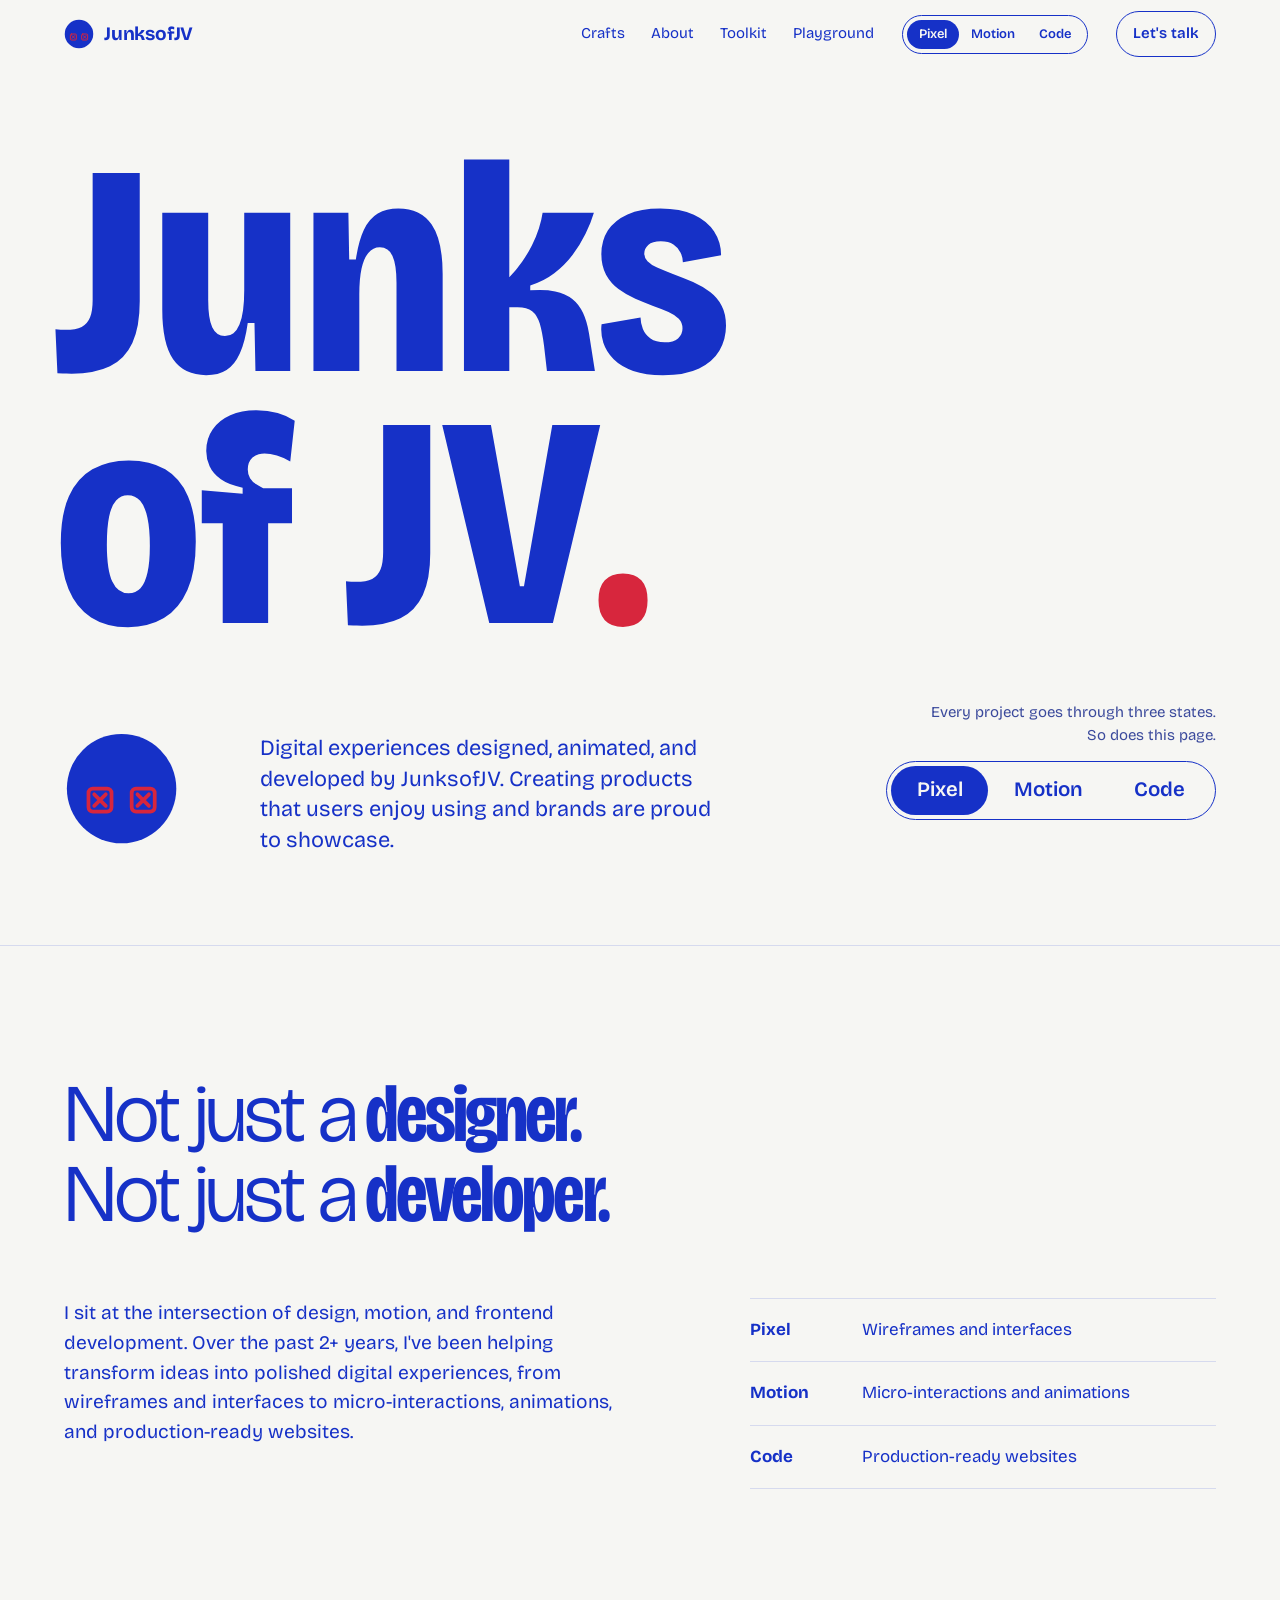
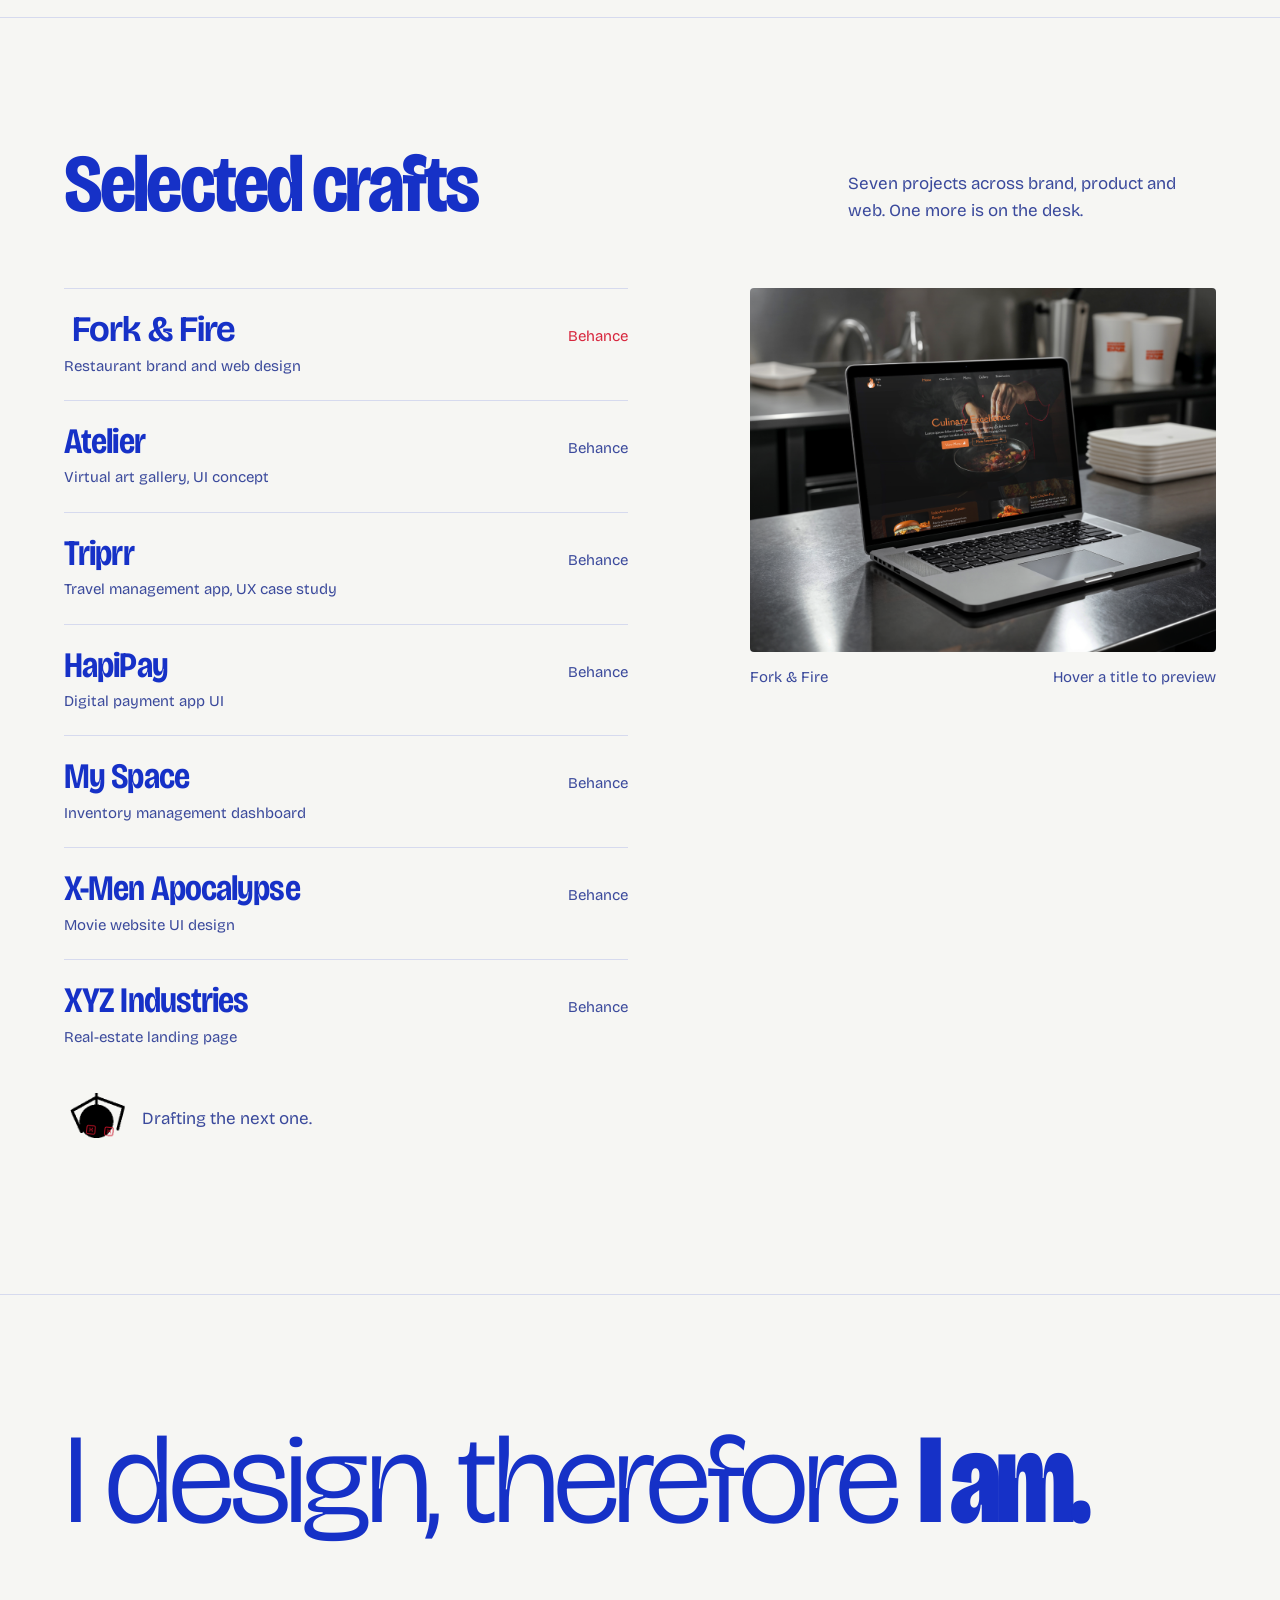
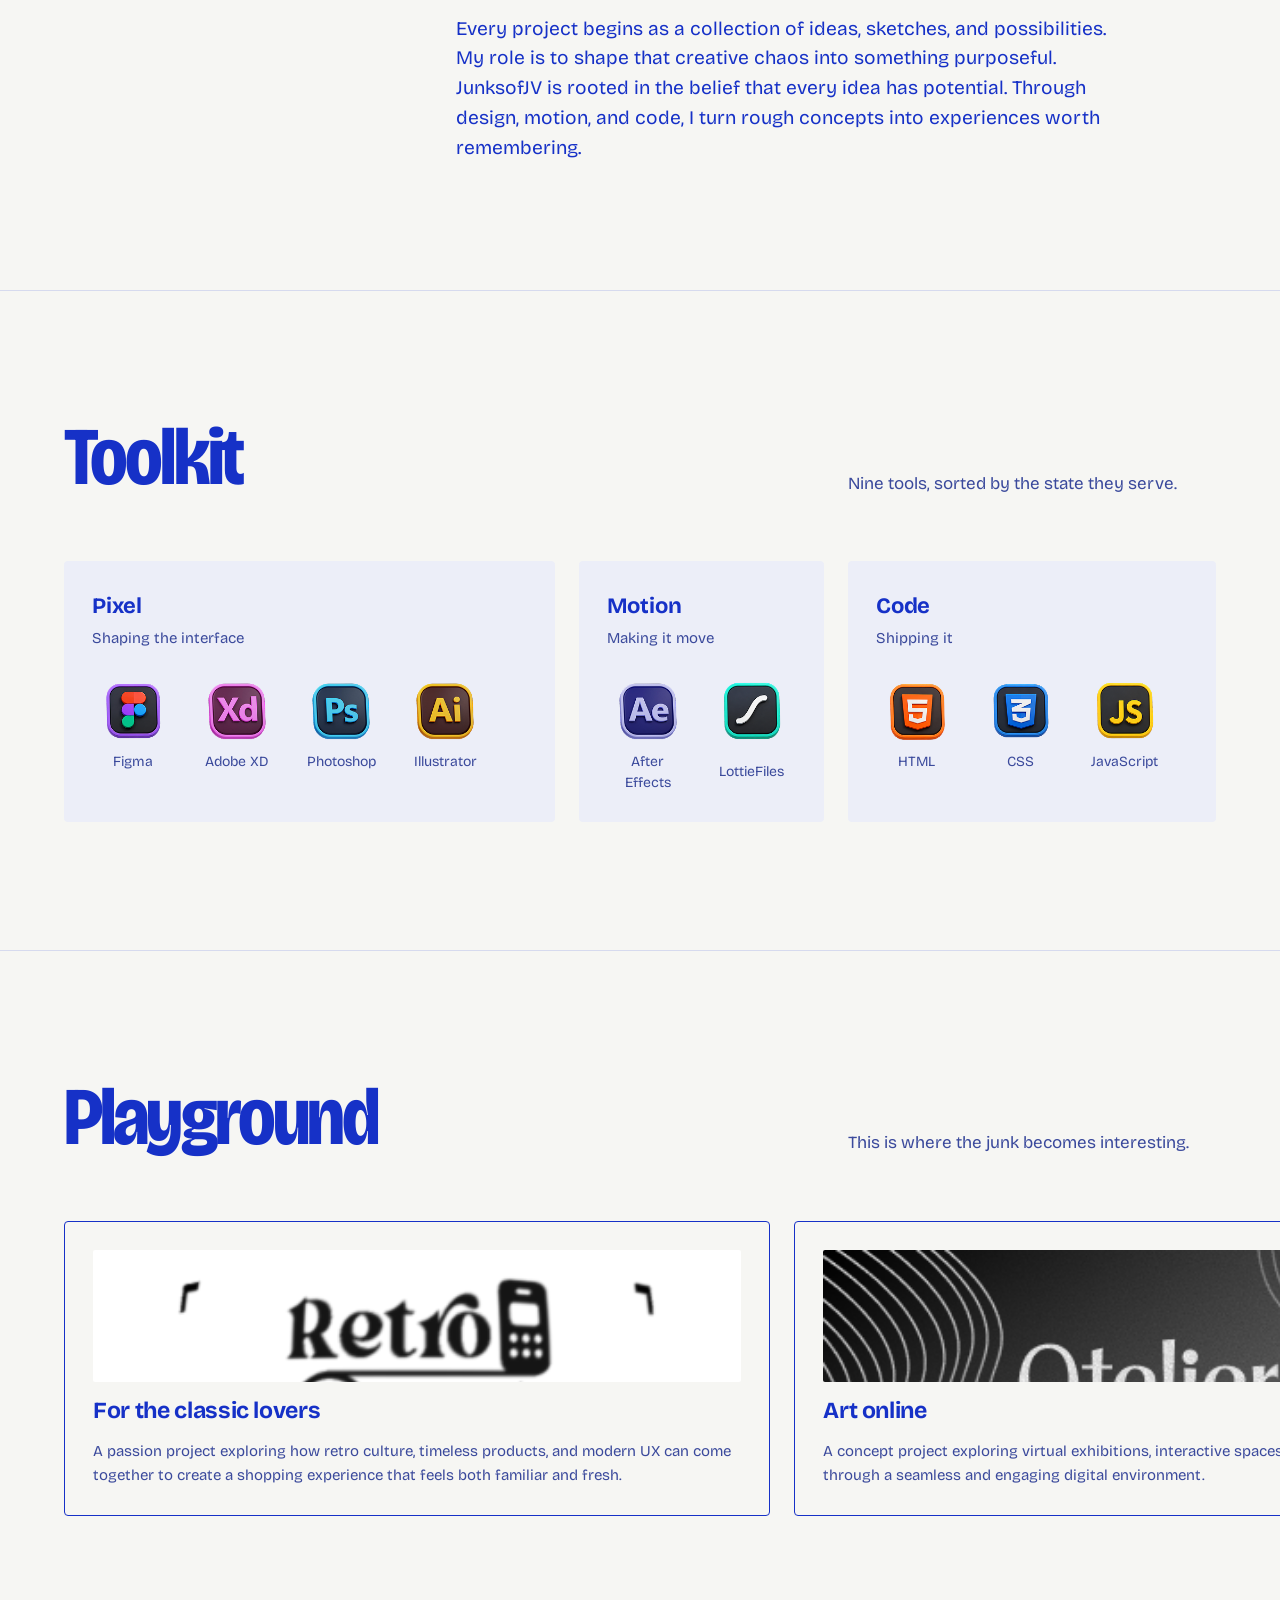
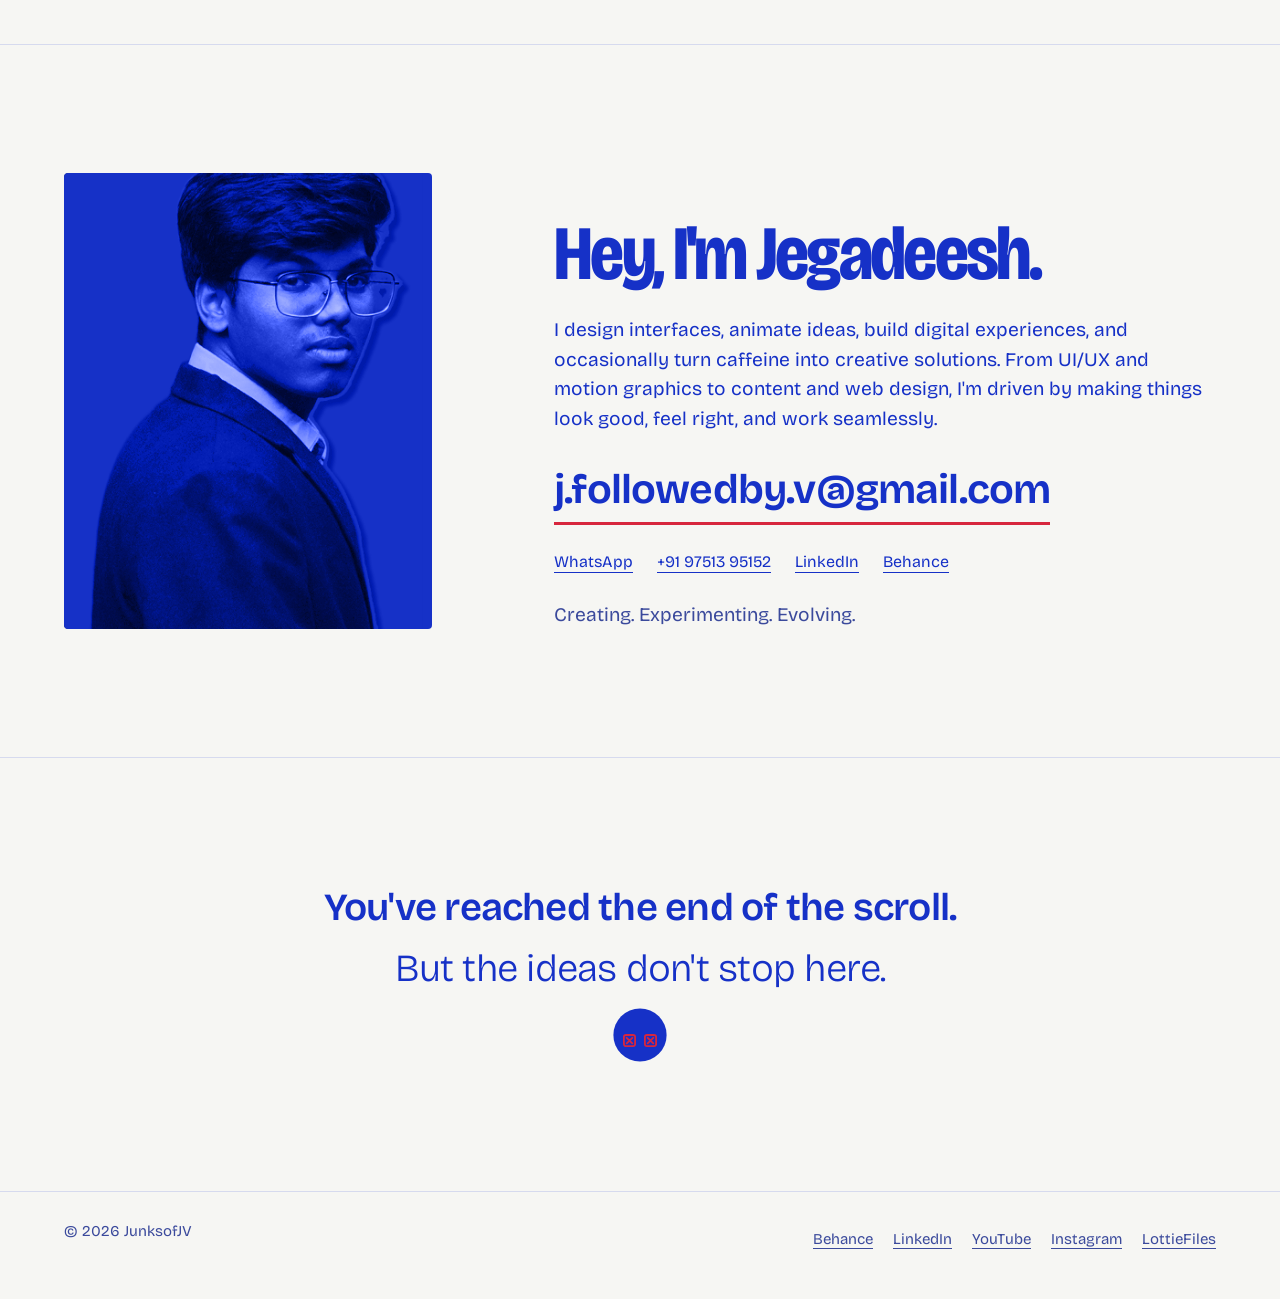
<file: index-blue.html>
<!DOCTYPE html>
<html lang="en" data-state="pixel">
<head>
<meta charset="UTF-8">
<meta name="viewport" content="width=device-width, initial-scale=1, viewport-fit=cover">
<title>JunksofJV · Same page, three states</title>
<meta name="description" content="Jegadeesh (JunksofJV): interfaces designed, animated and built. Switch the page between Pixel, Motion and Code.">
<meta name="theme-color" content="#F6F6F3" media="(prefers-color-scheme: light)">
<meta name="theme-color" content="#0E1030" media="(prefers-color-scheme: dark)">
<link rel="icon" type="image/png" sizes="96x96" href="/favicon-96x96.png">
<link rel="preconnect" href="https://fonts.googleapis.com">
<link rel="preconnect" href="https://fonts.gstatic.com" crossorigin>
<link href="https://fonts.googleapis.com/css2?family=Bricolage+Grotesque:opsz,wdth,wght@12..96,75..100,200..800&family=Kode+Mono:wght@400..600&display=swap" rel="stylesheet">
<style>
:root{
  --paper:#F6F6F3; --ink:#1631C7; --soft:#3B4A9C; --line:#D6DAEE; --tint:#ECEEF8; --red:#D7263D; --on-ink:#F6F6F3;
  --sans:"Bricolage Grotesque", "Avenir Next", "Segoe UI", system-ui, sans-serif;
  --mono:"Kode Mono", ui-monospace, Menlo, Consolas, monospace;
  --pad:clamp(20px, 5vw, 72px); --max:1280px;
  --ease:cubic-bezier(.22,1,.36,1);
  color-scheme:light;
}
@media (prefers-color-scheme: dark){
  :root:not([data-theme="light"]){ --paper:#0E1030; --ink:#DCE2FF; --soft:#A9B3E8; --line:#2A2F63; --tint:#161A45; --red:#FF5465; --on-ink:#0E1030; color-scheme:dark; }
}
:root[data-theme="dark"]{ --paper:#0E1030; --ink:#DCE2FF; --soft:#A9B3E8; --line:#2A2F63; --tint:#161A45; --red:#FF5465; --on-ink:#0E1030; color-scheme:dark; }

*,*::before,*::after{box-sizing:border-box}
:root{padding-top:env(safe-area-inset-top,0px); padding-bottom:env(safe-area-inset-bottom,0px)}
html{scroll-behavior:smooth; scroll-padding-top:calc(84px + env(safe-area-inset-top,0px)); -webkit-text-size-adjust:100%}
body{margin:0; background:var(--paper); color:var(--ink); font-family:var(--sans); font-size:17px; line-height:1.55; font-variation-settings:"opsz" 16; overflow-x:hidden; transition:background-color .3s}
img{max-width:100%; height:auto; display:block}
a{color:inherit}
h1,h2,h3,p,figure{margin:0}
ul{list-style:none; margin:0; padding:0}
.wrap{width:min(var(--max), 100% - 2*var(--pad)); margin-inline:auto}
.soft{color:var(--soft)}
.skip{position:absolute; left:12px; top:-60px; background:var(--ink); color:var(--on-ink); padding:10px 14px; z-index:200}
.skip:focus{top:12px}
:focus-visible{outline:3px solid var(--red); outline-offset:3px; border-radius:2px}

/* ---------- Header ---------- */
.top{position:sticky; top:0; z-index:50; background:color-mix(in srgb, var(--paper) 88%, transparent); backdrop-filter:blur(8px); -webkit-backdrop-filter:blur(8px); border-bottom:1px solid transparent; transition:border-color .2s}
.top.is-stuck{border-bottom-color:var(--line)}
.top__in{display:flex; align-items:center; gap:28px; height:68px}
.brand{display:flex; align-items:center; gap:10px; font-weight:700; text-decoration:none; font-size:19px; letter-spacing:-.01em}
.brand svg{width:30px; height:30px}
.links{display:flex; gap:26px; margin-left:auto}
.links a{text-decoration:none; font-size:15px; padding-block:8px; background:linear-gradient(currentColor,currentColor) 0 100%/0 2px no-repeat; transition:background-size .25s var(--ease)}
.links a:hover{background-size:100% 2px}
.talk{font-size:15px; font-weight:600; text-decoration:none; padding:10px 16px; border:1.5px solid var(--ink); border-radius:999px; transition:background-color .2s, color .2s}
.talk:hover{background:var(--ink); color:var(--on-ink)}

/* ---------- The switch (signature control) ---------- */
.switch{display:inline-flex; padding:4px; border:1.5px solid var(--ink); border-radius:999px; position:relative; isolation:isolate}
.switch button{appearance:none; border:0; background:none; color:var(--ink); font:600 15px/1 var(--sans); padding:10px 16px; border-radius:999px; cursor:pointer; position:relative; z-index:1; transition:color .25s}
.switch button[aria-pressed="true"]{color:var(--on-ink)}
.switch .pill{position:absolute; z-index:0; top:4px; bottom:4px; left:4px; border-radius:999px; background:var(--ink); transition:transform .35s var(--ease), width .35s var(--ease)}
.switch button[aria-disabled="true"]{opacity:.45; cursor:not-allowed}
.switch--lg button{font-size:clamp(17px,1.6vw,22px); padding:14px clamp(18px,2vw,28px)}
.top .switch button{font-size:13px; padding:8px 12px}

/* ---------- Hero ---------- */
.hero{padding-block:clamp(32px,6vw,80px) clamp(56px,7vw,96px)}
.name{font-weight:780; font-stretch:82%; font-size:clamp(88px, 25vw, 300px); line-height:.84; letter-spacing:-.025em; font-optical-sizing:auto; margin-left:-.04em}
.name .l{display:inline-block; font-weight:var(--wg, 780); font-stretch:calc(var(--w, 82) * 1%); transition:font-weight .45s var(--ease), font-stretch .45s var(--ease)}
.name .dot{color:var(--red)}
.hero__grid{display:grid; grid-template-columns:repeat(12,1fr); gap:24px; align-items:end; margin-top:clamp(28px,4vw,56px)}
.hero__mascot{grid-column:1 / span 2}
.hero__mascot svg{width:clamp(72px,9vw,128px); height:auto; overflow:visible}
.hero__intro{grid-column:3 / span 5; font-size:clamp(19px,1.7vw,24px); line-height:1.4}
.hero__try{grid-column:8 / span 5; justify-self:end; display:grid; gap:14px; justify-items:end; text-align:right}
.hero__try p{font-size:15px; color:var(--soft); max-width:30ch}
.status{font-size:14px; color:var(--soft); min-height:1.4em}

/* ---------- Generic section ---------- */
.sec{padding-block:clamp(80px,10vw,152px); border-top:1px solid var(--line)}
.sec__head{display:grid; grid-template-columns:repeat(12,1fr); gap:24px; align-items:end; margin-bottom:clamp(40px,5vw,72px)}
.sec__head h2{grid-column:1 / span 7; font-weight:720; font-size:clamp(44px,6.4vw,96px); line-height:.95; letter-spacing:-.035em; font-variation-settings:"opsz" 96, "wdth" 85}
.sec__head p{grid-column:9 / span 4; color:var(--soft)}

/* ---------- About ---------- */
.about__statement{font-weight:650; font-size:clamp(40px,6.4vw,104px); line-height:.98; letter-spacing:-.035em; font-variation-settings:"opsz" 96, "wdth" 78}
.about__statement .not{font-weight:300; font-variation-settings:"opsz" 96, "wdth" 100}
.about__body{display:grid; grid-template-columns:repeat(12,1fr); gap:24px; margin-top:clamp(40px,5vw,72px)}
.about__body > p{grid-column:1 / span 6; font-size:clamp(18px,1.5vw,21px)}
.states{grid-column:8 / span 5; display:grid; gap:0}
.states li{display:grid; grid-template-columns:96px 1fr; gap:16px; padding:18px 0; border-top:1px solid var(--line)}
.states li:last-child{border-bottom:1px solid var(--line)}
.states b{font-weight:700}

/* ---------- Work index with preview ---------- */
.work{display:grid; grid-template-columns:repeat(12,1fr); gap:24px; align-items:start}
.work__list{grid-column:1 / span 6}
.work__item{display:grid; grid-template-columns:1fr auto; gap:6px 16px; align-items:baseline; padding:22px 0; border-top:1px solid var(--line); text-decoration:none; position:relative}
.work__item:last-child{border-bottom:1px solid var(--line)}
.work__item h3{font-weight:650; font-size:clamp(26px,2.8vw,40px); letter-spacing:-.025em; line-height:1.05; font-variation-settings:"opsz" 72, "wdth" 85; transition:font-variation-settings .35s var(--ease), transform .35s var(--ease)}
.work__item p{grid-column:1; color:var(--soft); font-size:15px}
.work__item .go{grid-row:1; grid-column:2; font-size:15px; color:var(--soft); transition:color .2s}
.work__item:hover h3, .work__item.is-active h3{font-variation-settings:"opsz" 72, "wdth" 100; transform:translateX(8px)}
.work__item:hover .go, .work__item.is-active .go{color:var(--red)}
.work__item .thumb{display:none}
.work__draft{padding:22px 0; color:var(--soft); display:flex; align-items:center; gap:14px}
.work__draft img{width:64px}
.work__preview{grid-column:8 / span 5; position:sticky; top:108px}
.frame{position:relative; background:var(--tint); aspect-ratio:606/474; overflow:hidden; border-radius:4px}
.frame img{position:absolute; inset:0; width:100%; height:100%; object-fit:cover; opacity:0; transform:scale(1.03); transition:opacity .45s var(--ease), transform .6s var(--ease)}
.frame img.is-on{opacity:1; transform:none}
.preview__cap{margin-top:14px; display:flex; justify-content:space-between; gap:16px; font-size:15px; color:var(--soft)}

/* ---------- Philosophy ---------- */
.philo{display:grid; grid-template-columns:repeat(12,1fr); gap:24px}
.quote{grid-column:1 / -1; font-weight:300; font-size:clamp(56px,10vw,168px); line-height:.9; letter-spacing:-.045em; font-variation-settings:"opsz" 96, "wdth" 100}
.quote em{font-style:normal; font-weight:800; font-variation-settings:"opsz" 96, "wdth" 75}
.philo p{grid-column:5 / span 7; font-size:clamp(18px,1.5vw,21px); margin-top:clamp(32px,4vw,56px)}

/* ---------- Toolkit ---------- */
.tools{display:grid; grid-template-columns:4fr 2fr 3fr; gap:24px}
.tools section{background:var(--tint); border-radius:4px; padding:28px}
.tools h3{font-weight:700; font-size:22px; letter-spacing:-.01em}
.tools h3 + p{color:var(--soft); font-size:15px; margin-top:4px}
.tools ul{display:flex; flex-wrap:wrap; gap:18px 22px; margin-top:28px}
.tools li{display:grid; justify-items:center; gap:8px; font-size:14px; width:82px; text-align:center; color:var(--soft)}
.tools img{width:64px; height:64px; object-fit:contain}

/* ---------- Playground ---------- */
.play{display:grid; grid-template-columns:repeat(3,1fr); gap:24px}
.play article{border:1.5px solid var(--ink); border-radius:4px; padding:28px; display:flex; flex-direction:column; gap:16px; transition:transform .4s var(--ease)}
.play .logo{height:132px; display:grid; place-items:center; background:#FFFFFF; border-radius:2px; overflow:hidden}
.play .logo img{height:250px; width:auto; max-width:none}
.play h3{font-weight:700; font-size:clamp(20px,1.8vw,26px); letter-spacing:-.015em; line-height:1.15}
.play p{color:var(--soft); font-size:15px}

/* ---------- Contact ---------- */
.hello{display:grid; grid-template-columns:repeat(12,1fr); gap:24px; align-items:end}
.hello figure{grid-column:1 / span 4; background:var(--ink); border-radius:4px; overflow:hidden; aspect-ratio:403/500; display:flex; align-items:flex-end}
.hello figure img{width:100%; filter:grayscale(1) contrast(1.05); mix-blend-mode:luminosity}
.hello__txt{grid-column:6 / span 7; display:grid; gap:24px}
.hello__txt h2{font-weight:720; font-size:clamp(44px,6vw,92px); line-height:.95; letter-spacing:-.035em; font-variation-settings:"opsz" 96, "wdth" 85}
.hello__txt > p{font-size:clamp(18px,1.5vw,21px)}
.mail{font-weight:650; font-size:clamp(22px,3.2vw,46px); letter-spacing:-.02em; text-decoration:none; word-break:break-all; background:linear-gradient(var(--red),var(--red)) 0 100%/100% 3px no-repeat; padding-bottom:4px; width:fit-content; transition:color .2s}
.mail:hover{color:var(--red)}
.elsewhere{display:flex; flex-wrap:wrap; gap:4px 24px}
.elsewhere a{font-size:16px; padding-block:10px; text-underline-offset:5px}
.motto{color:var(--soft)}

/* ---------- End + footer ---------- */
.end{padding-block:clamp(80px,10vw,140px); text-align:center; border-top:1px solid var(--line); display:grid; justify-items:center; gap:18px}
.end p{font-weight:600; font-size:clamp(24px,3vw,44px); line-height:1.1; letter-spacing:-.02em}
.end p + p{font-weight:300}
.end svg{width:56px; height:56px}
.foot{border-top:1px solid var(--line); padding-block:28px 40px; font-size:15px; color:var(--soft)}
.foot__in{display:flex; justify-content:space-between; gap:12px 24px; flex-wrap:wrap}
.foot ul{display:flex; flex-wrap:wrap; gap:4px 20px}
.foot a{padding-block:8px; display:inline-block; text-underline-offset:4px}

/* ---------- Mascot ---------- */
.m-face{fill:var(--ink); transition:fill .3s, stroke .3s}
.m-eye{stroke:var(--red)}
.m-eyes{transition:transform .2s ease-out}

/* =========================================================
   STATE: MOTION  (only when the visitor allows motion)
   ========================================================= */
html[data-state="motion"] .tools li img{animation:bob 3.2s ease-in-out infinite; animation-delay:calc(var(--n,0) * -.4s)}
html[data-state="motion"] .play article:hover{transform:rotate(-1.5deg) translateY(-6px)}
html[data-state="motion"] .play article:nth-child(2):hover{transform:rotate(1.5deg) translateY(-6px)}
html[data-state="motion"] .frame{transition:transform .5s var(--ease)}
html[data-state="motion"] .quote em{display:inline-block; animation:stretch 3s var(--ease) infinite alternate}
html[data-state="motion"] .end svg{animation:bob 2.4s ease-in-out infinite}
@keyframes bob{50%{transform:translateY(-8px)}}
@keyframes stretch{from{font-variation-settings:"opsz" 96, "wdth" 75} to{font-variation-settings:"opsz" 96, "wdth" 100}}

/* =========================================================
   STATE: CODE  (the page shows how it is built)
   ========================================================= */
html[data-state="code"] body{font-family:var(--mono); font-size:15px}
html[data-state="code"] .name, html[data-state="code"] .sec__head h2, html[data-state="code"] .about__statement,
html[data-state="code"] .quote, html[data-state="code"] .hello__txt h2, html[data-state="code"] .work__item h3, html[data-state="code"] .end p{font-family:var(--mono); letter-spacing:-.04em; font-weight:600}
html[data-state="code"] .name{font-size:clamp(56px,13.5vw,200px)}
html[data-state="code"] .quote{font-size:clamp(40px,7.4vw,120px)}
html[data-state="code"] [data-tag]{outline:1px dashed color-mix(in srgb, var(--ink) 55%, transparent); outline-offset:4px; position:relative}
html[data-state="code"] [data-tag]::before{content:attr(data-tag); position:absolute; top:-1.65em; left:0; font:500 11px/1.4 var(--mono); letter-spacing:0; color:var(--on-ink); background:var(--ink); padding:1px 6px; border-radius:2px; white-space:nowrap; z-index:5; pointer-events:none}
html[data-state="code"] img{filter:grayscale(1) contrast(.9); opacity:.9}
html[data-state="code"] .m-face{fill:none; stroke:var(--ink); stroke-width:1.5; stroke-dasharray:4 3}
html[data-state="code"] .switch, html[data-state="code"] .switch button, html[data-state="code"] .switch .pill, html[data-state="code"] .talk, html[data-state="code"] .tools section, html[data-state="code"] .frame, html[data-state="code"] .play article{border-radius:0}
.gridlay{position:fixed; inset:0; z-index:40; pointer-events:none; opacity:0; transition:opacity .3s}
.gridlay .wrap{height:100%; display:grid; grid-template-columns:repeat(12,1fr); gap:24px}
.gridlay span{background:color-mix(in srgb, var(--red) 7%, transparent); border-inline:1px solid color-mix(in srgb, var(--red) 25%, transparent)}
html[data-state="code"] .gridlay{opacity:1}
.inspector{position:fixed; left:16px; bottom:calc(16px + env(safe-area-inset-bottom,0px)); z-index:60; background:var(--ink); color:var(--on-ink); font:500 12px/1.6 var(--mono); padding:10px 14px; border-radius:2px; min-width:230px; transform:translateY(calc(100% + 32px)); visibility:hidden; transition:transform .35s var(--ease), visibility 0s .35s; pointer-events:none}
html[data-state="code"] .inspector{transform:none; visibility:visible; transition:transform .35s var(--ease)}
.inspector b{font-weight:600; color:var(--red)}

@media (prefers-reduced-motion: reduce){
  *,*::before,*::after{transition-duration:.01ms !important; animation:none !important; scroll-behavior:auto !important}
}

/* ---------- Responsive ---------- */
@media (max-width: 1023px){
  .links{display:none}
  .top__in{gap:14px}
  .brand{margin-right:auto}
  .hero__grid{grid-template-columns:1fr 1fr; row-gap:28px}
  .hero__mascot{grid-column:1; grid-row:1}
  .hero__intro{grid-column:1 / -1; grid-row:2}
  .hero__try{grid-column:1 / -1; justify-self:start; justify-items:start; text-align:left}
  .sec__head h2, .sec__head p{grid-column:1 / -1}
  .about__body > p, .states{grid-column:1 / -1}
  .work__list{grid-column:1 / -1}
  .work__preview{display:none}
  .work__item{grid-template-columns:1fr auto}
  .work__item .thumb{display:block; grid-column:1 / -1; margin-top:14px; aspect-ratio:606/474; object-fit:cover; width:100%; border-radius:4px}
  .philo p{grid-column:1 / -1}
  .tools{grid-template-columns:1fr}
  .play{grid-template-columns:1fr}
  .hello figure{grid-column:1 / span 5}
  .hello__txt{grid-column:6 / -1}
}
@media (max-width: 1023px) and (min-width: 640px){
  .play{grid-template-columns:1fr 1fr}
  .play article:last-child{grid-column:1 / -1}
}
@media (max-width: 639px){
  body{font-size:16px}
  .top .switch{display:none}
  .switch--lg{width:100%}
  .switch--lg button{flex:1; padding-inline:8px}
  .hello figure, .hello__txt{grid-column:1 / -1}
  .hello figure{max-width:340px}
  .states li{grid-template-columns:76px 1fr}
  .tools section{padding:22px}
  .tools li{width:74px}
  .tools img{width:56px; height:56px}
  .inspector{left:12px; right:12px; min-width:0}
}
</style>
<script>
  (function(){var s='pixel';try{s=localStorage.getItem('jv-state')||'pixel'}catch(e){}
  if(s==='motion'&&matchMedia('(prefers-reduced-motion: reduce)').matches)s='pixel';
  document.documentElement.dataset.state=s;})();
</script>
</head>
<body>
<a class="skip" href="#main">Skip to content</a>

<svg width="0" height="0" style="position:absolute" aria-hidden="true">
  <symbol id="mascot" viewBox="0 0 80 80">
    <circle class="m-face" cx="40" cy="40" r="38"/>
    <g class="m-eyes" fill="none" stroke-width="2.6" stroke-linecap="round" style="stroke:var(--red)">
      <rect x="17" y="40" width="16" height="16" rx="3"/><path d="M21 44l8 8M29 44l-8 8"/>
      <rect x="47" y="40" width="16" height="16" rx="3"/><path d="M51 44l8 8M59 44l-8 8"/>
    </g>
  </symbol>
</svg>

<div class="gridlay" aria-hidden="true"><div class="wrap"><span></span><span></span><span></span><span></span><span></span><span></span><span></span><span></span><span></span><span></span><span></span><span></span></div></div>
<div class="inspector" aria-hidden="true"><div><b>hover</b> any outlined block</div><div class="i-size">to read its size and type</div><div class="i-font"></div></div>

<header class="top">
  <div class="wrap top__in">
    <a class="brand" href="#hero"><svg aria-hidden="true"><use href="#mascot"/></svg>JunksofJV</a>
    <nav class="links" aria-label="Primary">
      <a href="#work">Crafts</a><a href="#about">About</a><a href="#toolkit">Toolkit</a><a href="#playground">Playground</a>
    </nav>
    <div class="switch" role="group" aria-label="Page state">
      <span class="pill" aria-hidden="true"></span>
      <button type="button" data-set="pixel">Pixel</button><button type="button" data-set="motion">Motion</button><button type="button" data-set="code">Code</button>
    </div>
    <a class="talk" href="#contact">Let's talk</a>
  </div>
</header>

<main id="main">
  <section class="hero" id="hero" aria-labelledby="name">
    <div class="wrap">
      <h1 class="name" id="name" data-tag="<h1 .name>" aria-label="Junks of JV"><span class="row" aria-hidden="true"><span class="l">J</span><span class="l">u</span><span class="l">n</span><span class="l">k</span><span class="l">s</span></span><br><span class="row" aria-hidden="true"><span class="l">o</span><span class="l">f</span>&nbsp;<span class="l">J</span><span class="l">V</span><span class="l dot">.</span></span></h1>
      <div class="hero__grid">
        <div class="hero__mascot" aria-hidden="true">
          <svg viewBox="0 0 80 80" id="heroMascot"><circle class="m-face" cx="40" cy="40" r="38"/><g class="m-eyes" id="heroEyes" fill="none" stroke-width="2.6" stroke-linecap="round" style="stroke:var(--red)"><rect x="17" y="40" width="16" height="16" rx="3"/><path d="M21 44l8 8M29 44l-8 8"/><rect x="47" y="40" width="16" height="16" rx="3"/><path d="M51 44l8 8M59 44l-8 8"/></g></svg>
        </div>
        <p class="hero__intro" data-tag="<p .intro>">Digital experiences designed, animated, and developed by JunksofJV. Creating products that users enjoy using and brands are proud to showcase.</p>
        <div class="hero__try">
          <p>Every project goes through three states. So does this page.</p>
          <div class="switch switch--lg" role="group" aria-label="Page state">
            <span class="pill" aria-hidden="true"></span>
            <button type="button" data-set="pixel">Pixel</button><button type="button" data-set="motion">Motion</button><button type="button" data-set="code">Code</button>
          </div>
          <p class="status" role="status" aria-live="polite"></p>
        </div>
      </div>
    </div>
  </section>

  <section class="sec" id="about" aria-labelledby="about-h">
    <div class="wrap">
      <h2 class="about__statement" id="about-h" data-tag="<h2 .statement>"><span class="not">Not just a</span> designer.<br><span class="not">Not just a</span> developer.</h2>
      <div class="about__body">
        <p data-tag="<p>">I sit at the intersection of design, motion, and frontend development. Over the past 2+ years, I've been helping transform ideas into polished digital experiences, from wireframes and interfaces to micro-interactions, animations, and production-ready websites.</p>
        <ul class="states" data-tag="<ul .states>">
          <li><b>Pixel</b><span>Wireframes and interfaces</span></li>
          <li><b>Motion</b><span>Micro-interactions and animations</span></li>
          <li><b>Code</b><span>Production-ready websites</span></li>
        </ul>
      </div>
    </div>
  </section>

  <section class="sec" id="work" aria-labelledby="work-h">
    <div class="wrap">
      <div class="sec__head"><h2 id="work-h" data-tag="<h2>">Selected crafts</h2><p>Seven projects across brand, product and web. One more is on the desk.</p></div>
      <div class="work">
        <div class="work__list" data-tag="<ol .work-index>">
          <a class="work__item is-active" data-img="0" href="https://www.behance.net/gallery/250113157/Fork-Fire-Restaurant-Brand-Web-Design" target="_blank" rel="noopener noreferrer"><h3>Fork &amp; Fire</h3><span class="go">Behance</span><p>Restaurant brand and web design</p><img class="thumb" src="assets/Fork&amp;Fire.webp" width="606" height="474" alt="Fork &amp; Fire website on a laptop" loading="lazy"></a>
          <a class="work__item" data-img="1" href="https://www.behance.net/gallery/204769055/Atelier-(The-Virtual-Art-Gallery)-UI-Concept-Web-Design" target="_blank" rel="noopener noreferrer"><h3>Atelier</h3><span class="go">Behance</span><p>Virtual art gallery, UI concept</p><img class="thumb" src="assets/atelier.webp" width="606" height="474" alt="Atelier virtual gallery concept" loading="lazy"></a>
          <a class="work__item" data-img="2" href="https://www.behance.net/gallery/189703741/Triprr-Travel-Management-App-UI-UX-case-Study" target="_blank" rel="noopener noreferrer"><h3>Triprr</h3><span class="go">Behance</span><p>Travel management app, UX case study</p><img class="thumb" src="assets/Triprr.webp" width="606" height="474" alt="Triprr app on a phone" loading="lazy"></a>
          <a class="work__item" data-img="3" href="https://www.behance.net/gallery/187515597/HapiPay-Digital-Payment-Application-UI" target="_blank" rel="noopener noreferrer"><h3>HapiPay</h3><span class="go">Behance</span><p>Digital payment app UI</p><img class="thumb" src="assets/HAPIPAY.webp" width="606" height="474" alt="HapiPay app on a phone" loading="lazy"></a>
          <a class="work__item" data-img="4" href="https://www.behance.net/gallery/201754685/My-Space-(An-Inventory-Management-Dashboard-UI)" target="_blank" rel="noopener noreferrer"><h3>My Space</h3><span class="go">Behance</span><p>Inventory management dashboard</p><img class="thumb" src="assets/MySpace.webp" width="606" height="474" alt="My Space dashboard" loading="lazy"></a>
          <a class="work__item" data-img="5" href="https://www.behance.net/gallery/194049717/X-Men-Apocalypse-(Movie-Website-UI-Design)" target="_blank" rel="noopener noreferrer"><h3>X-Men Apocalypse</h3><span class="go">Behance</span><p>Movie website UI design</p><img class="thumb" src="assets/X-MEN APOCALYPSE.webp" width="606" height="474" alt="X-Men Apocalypse website" loading="lazy"></a>
          <a class="work__item" data-img="6" href="https://www.behance.net/gallery/204569631/XYZ-Industries-(Real-Estate-Landing-page-UI-Design)" target="_blank" rel="noopener noreferrer"><h3>XYZ Industries</h3><span class="go">Behance</span><p>Real-estate landing page</p><img class="thumb" src="assets/XYZIndustries.webp" width="606" height="474" alt="XYZ Industries landing page" loading="lazy"></a>
          <div class="work__draft"><img src="assets/Hang.gif" width="150" height="120" alt="" loading="lazy"><span>Drafting the next one.</span></div>
        </div>
        <div class="work__preview" aria-hidden="true" data-tag="<figure .preview sticky>">
          <div class="frame">
            <img class="is-on" src="assets/Fork&amp;Fire.webp" width="606" height="474" alt="">
            <img src="assets/atelier.webp" width="606" height="474" alt="" loading="lazy">
            <img src="assets/Triprr.webp" width="606" height="474" alt="" loading="lazy">
            <img src="assets/HAPIPAY.webp" width="606" height="474" alt="" loading="lazy">
            <img src="assets/MySpace.webp" width="606" height="474" alt="" loading="lazy">
            <img src="assets/X-MEN APOCALYPSE.webp" width="606" height="474" alt="" loading="lazy">
            <img src="assets/XYZIndustries.webp" width="606" height="474" alt="" loading="lazy">
          </div>
          <div class="preview__cap"><span class="cap-t">Fork &amp; Fire</span><span>Hover a title to preview</span></div>
        </div>
      </div>
    </div>
  </section>

  <section class="sec" id="philosophy" aria-labelledby="philo-h">
    <div class="wrap philo">
      <h2 class="quote" id="philo-h" data-tag="<blockquote>">I design, therefore <em>I am.</em></h2>
      <p data-tag="<p>">Every project begins as a collection of ideas, sketches, and possibilities. My role is to shape that creative chaos into something purposeful. JunksofJV is rooted in the belief that every idea has potential. Through design, motion, and code, I turn rough concepts into experiences worth remembering.</p>
    </div>
  </section>

  <section class="sec" id="toolkit" aria-labelledby="tk-h">
    <div class="wrap">
      <div class="sec__head"><h2 id="tk-h" data-tag="<h2>">Toolkit</h2><p>Nine tools, sorted by the state they serve.</p></div>
      <div class="tools">
        <section data-tag="<section .pixel>"><h3>Pixel</h3><p>Shaping the interface</p>
          <ul><li style="--n:0"><img src="assets/figma.webp" width="120" height="119" alt="" loading="lazy">Figma</li><li style="--n:1"><img src="assets/xd.webp" width="120" height="120" alt="" loading="lazy">Adobe XD</li><li style="--n:2"><img src="assets/ps.webp" width="120" height="120" alt="" loading="lazy">Photoshop</li><li style="--n:3"><img src="assets/ai.webp" width="120" height="120" alt="" loading="lazy">Illustrator</li></ul></section>
        <section data-tag="<section .motion>"><h3>Motion</h3><p>Making it move</p>
          <ul><li style="--n:4"><img src="assets/ae.webp" width="120" height="120" alt="" loading="lazy">After Effects</li><li style="--n:5"><img src="assets/lottie.webp" width="120" height="120" alt="" loading="lazy">LottieFiles</li></ul></section>
        <section data-tag="<section .code>"><h3>Code</h3><p>Shipping it</p>
          <ul><li style="--n:6"><img src="assets/html5.webp" width="120" height="122" alt="" loading="lazy">HTML</li><li style="--n:7"><img src="assets/css3.webp" width="120" height="116" alt="" loading="lazy">CSS</li><li style="--n:8"><img src="assets/js.webp" width="120" height="118" alt="" loading="lazy">JavaScript</li></ul></section>
      </div>
    </div>
  </section>

  <section class="sec" id="playground" aria-labelledby="pg-h">
    <div class="wrap">
      <div class="sec__head"><h2 id="pg-h" data-tag="<h2>">Playground</h2><p>This is where the junk becomes interesting.</p></div>
      <div class="play">
        <article data-tag="<article>"><div class="logo"><img src="assets/retrohub.png" width="280" height="400" alt="RetroHub" loading="lazy"></div><h3>For the classic lovers</h3><p>A passion project exploring how retro culture, timeless products, and modern UX can come together to create a shopping experience that feels both familiar and fresh.</p></article>
        <article data-tag="<article>"><div class="logo"><img src="assets/atelier.png" width="280" height="400" alt="Atelier" loading="lazy"></div><h3>Art online</h3><p>A concept project exploring virtual exhibitions, interactive spaces, and curated collections through a seamless and engaging digital environment.</p></article>
        <article data-tag="<article>"><div class="logo"><img src="assets/x_men.png" width="280" height="400" alt="X-Men" loading="lazy"></div><h3>A movie franchise in hand</h3><p>A concept project focused on cinematic visuals, character-driven storytelling, and an engaging fan experience.</p></article>
      </div>
    </div>
  </section>

  <section class="sec" id="contact" aria-labelledby="hello-h">
    <div class="wrap hello">
      <figure><img src="assets/me.webp" width="403" height="561" alt="Portrait of Jegadeesh" loading="lazy"></figure>
      <div class="hello__txt">
        <h2 id="hello-h" data-tag="<h2>">Hey, I'm Jegadeesh.</h2>
        <p>I design interfaces, animate ideas, build digital experiences, and occasionally turn caffeine into creative solutions. From UI/UX and motion graphics to content and web design, I'm driven by making things look good, feel right, and work seamlessly.</p>
        <a class="mail" href="mailto:j.followedby.v@gmail.com" data-tag="<a mailto>">j.followedby.v@gmail.com</a>
        <ul class="elsewhere">
          <li><a href="https://wa.me/919751395152" target="_blank" rel="noopener noreferrer">WhatsApp</a></li>
          <li><a href="tel:+919751395152">+91 97513 95152</a></li>
          <li><a href="https://www.linkedin.com/in/junksofjv/" target="_blank" rel="noopener noreferrer">LinkedIn</a></li>
          <li><a href="https://www.behance.net/j_followedby_v" target="_blank" rel="noopener noreferrer">Behance</a></li>
        </ul>
        <p class="motto">Creating. Experimenting. Evolving.</p>
      </div>
    </div>
  </section>

  <section class="end" aria-label="End of page">
    <p>You've reached the end of the scroll.</p>
    <p>But the ideas don't stop here.</p>
    <svg aria-hidden="true"><use href="#mascot"/></svg>
  </section>
</main>

<footer class="foot">
  <div class="wrap foot__in">
    <span>© 2026 JunksofJV</span>
    <ul aria-label="Follow">
      <li><a href="https://www.behance.net/j_followedby_v" target="_blank" rel="noopener noreferrer">Behance</a></li>
      <li><a href="https://www.linkedin.com/in/junksofjv/" target="_blank" rel="noopener noreferrer">LinkedIn</a></li>
      <li><a href="https://www.youtube.com/@junksofjv" target="_blank" rel="noopener noreferrer">YouTube</a></li>
      <li><a href="https://www.instagram.com/junksofjv.studio/" target="_blank" rel="noopener noreferrer">Instagram</a></li>
      <li><a href="https://lottiefiles.com/user/31aaace3-fb76-46e3-a35f-037290746fb4" target="_blank" rel="noopener noreferrer">LottieFiles</a></li>
    </ul>
  </div>
</footer>

<script>
(() => {
  const root = document.documentElement;
  const reduce = matchMedia('(prefers-reduced-motion: reduce)');
  const status = document.querySelector('.status');
  const switches = [...document.querySelectorAll('.switch')];
  const notes = {
    pixel: 'Pixel: the designed page.',
    motion: 'Motion: move your cursor over the name.',
    code: 'Code: every block is outlined. Hover one to inspect it.'
  };

  function placePill(sw){
    const on = sw.querySelector('[aria-pressed="true"]'), pill = sw.querySelector('.pill');
    if (!on || !pill || !sw.offsetParent) return;
    pill.style.width = on.offsetWidth + 'px';
    pill.style.transform = `translateX(${on.offsetLeft - 4}px)`;
  }
  function setState(s, announce){
    if (s === 'motion' && reduce.matches){ status.textContent = 'Motion is off because your device asks for reduced motion.'; return; }
    root.dataset.state = s;
    try { localStorage.setItem('jv-state', s); } catch(e) {}
    switches.forEach(sw => { sw.querySelectorAll('button').forEach(b => b.setAttribute('aria-pressed', String(b.dataset.set === s))); placePill(sw); });
    if (announce) status.textContent = notes[s];
    if (s !== 'motion') resetMotion();
  }
  switches.forEach(sw => sw.addEventListener('click', e => { const b = e.target.closest('button'); if (b) setState(b.dataset.set, true); }));
  const markMotion = () => document.querySelectorAll('[data-set="motion"]').forEach(b => reduce.matches ? b.setAttribute('aria-disabled','true') : b.removeAttribute('aria-disabled'));
  markMotion(); reduce.addEventListener?.('change', () => { markMotion(); if (reduce.matches && root.dataset.state === 'motion') setState('pixel'); });

  // Header border once scrolled
  const top = document.querySelector('.top'), s0 = document.createElement('div');
  s0.style.cssText = 'position:absolute;top:0;height:1px;width:1px'; document.body.prepend(s0);
  new IntersectionObserver(([e]) => top.classList.toggle('is-stuck', !e.isIntersecting)).observe(s0);

  // Work index: hover / focus swaps the sticky preview
  const imgs = [...document.querySelectorAll('.frame img')], items = [...document.querySelectorAll('.work__item')], cap = document.querySelector('.cap-t');
  const show = it => { items.forEach(i => i.classList.toggle('is-active', i === it)); imgs.forEach((im, n) => im.classList.toggle('is-on', n === +it.dataset.img)); cap.textContent = it.querySelector('h3').textContent; };
  items.forEach(it => { it.addEventListener('mouseenter', () => show(it)); it.addEventListener('focus', () => show(it)); });

  // MOTION state: letters swell toward the pointer, mascot eyes follow, preview tilts
  const letters = [...document.querySelectorAll('.name .l')], eyes = document.getElementById('heroEyes'), frame = document.querySelector('.frame');
  let px = -9999, py = -9999, raf = 0;
  function tick(){
    raf = 0;
    if (root.dataset.state !== 'motion') return;
    letters.forEach(l => {
      const r = l.getBoundingClientRect(), d = Math.hypot(px - (r.left + r.width/2), py - (r.top + r.height/2));
      const k = Math.max(0, 1 - d / 420);
      l.style.setProperty('--w', (82 + k * 18).toFixed(1)); l.style.setProperty('--wg', Math.round(780 - 380 * k + 20 * k * k));
    });
    const er = eyes.getBoundingClientRect(), ex = er.left + er.width/2, ey = er.top + er.height/2, a = Math.atan2(py - ey, px - ex), m = Math.min(5, Math.hypot(px - ex, py - ey) / 60);
    eyes.style.transform = `translate(${(Math.cos(a)*m).toFixed(2)}px, ${(Math.sin(a)*m).toFixed(2)}px)`;
    const fr = frame.getBoundingClientRect();
    if (fr.width && py > fr.top - 200 && py < fr.bottom + 200){ const rx = (py - (fr.top + fr.height/2)) / fr.height, ry = (px - (fr.left + fr.width/2)) / fr.width; frame.style.transform = `perspective(900px) rotateX(${(-rx*5).toFixed(2)}deg) rotateY(${(ry*7).toFixed(2)}deg)`; }
  }
  function resetMotion(){ letters.forEach(l => { l.style.removeProperty('--w'); l.style.removeProperty('--wg'); }); if (eyes) eyes.style.transform = ''; if (frame) frame.style.transform = ''; }
  addEventListener('pointermove', e => { px = e.clientX; py = e.clientY; if (root.dataset.state === 'motion' && !raf) raf = requestAnimationFrame(tick); }, { passive:true });

  // CODE state: live inspector for outlined blocks
  const insp = document.querySelector('.inspector'), iTag = insp.querySelector('div b'), iRest = insp.querySelector('div'), iSize = insp.querySelector('.i-size'), iFont = insp.querySelector('.i-font');
  document.addEventListener('mouseover', e => {
    if (root.dataset.state !== 'code') return;
    const el = e.target.closest('[data-tag]'); if (!el) return;
    const r = el.getBoundingClientRect(), cs = getComputedStyle(el);
    iRest.innerHTML = '<b></b>'; iRest.firstChild.textContent = el.dataset.tag;
    iSize.textContent = `${Math.round(r.width)} × ${Math.round(r.height)} px`;
    iFont.textContent = `${cs.fontFamily.split(',')[0].replace(/"/g,'')} ${cs.fontWeight} / ${parseFloat(cs.fontSize)}px`;
  });

  // Boot: apply the saved state once everything above exists
  setState(root.dataset.state || 'pixel', false);
  addEventListener('resize', () => switches.forEach(placePill));
  document.fonts?.ready.then(() => switches.forEach(placePill));
})();
</script>
</body>
</html>
</file>
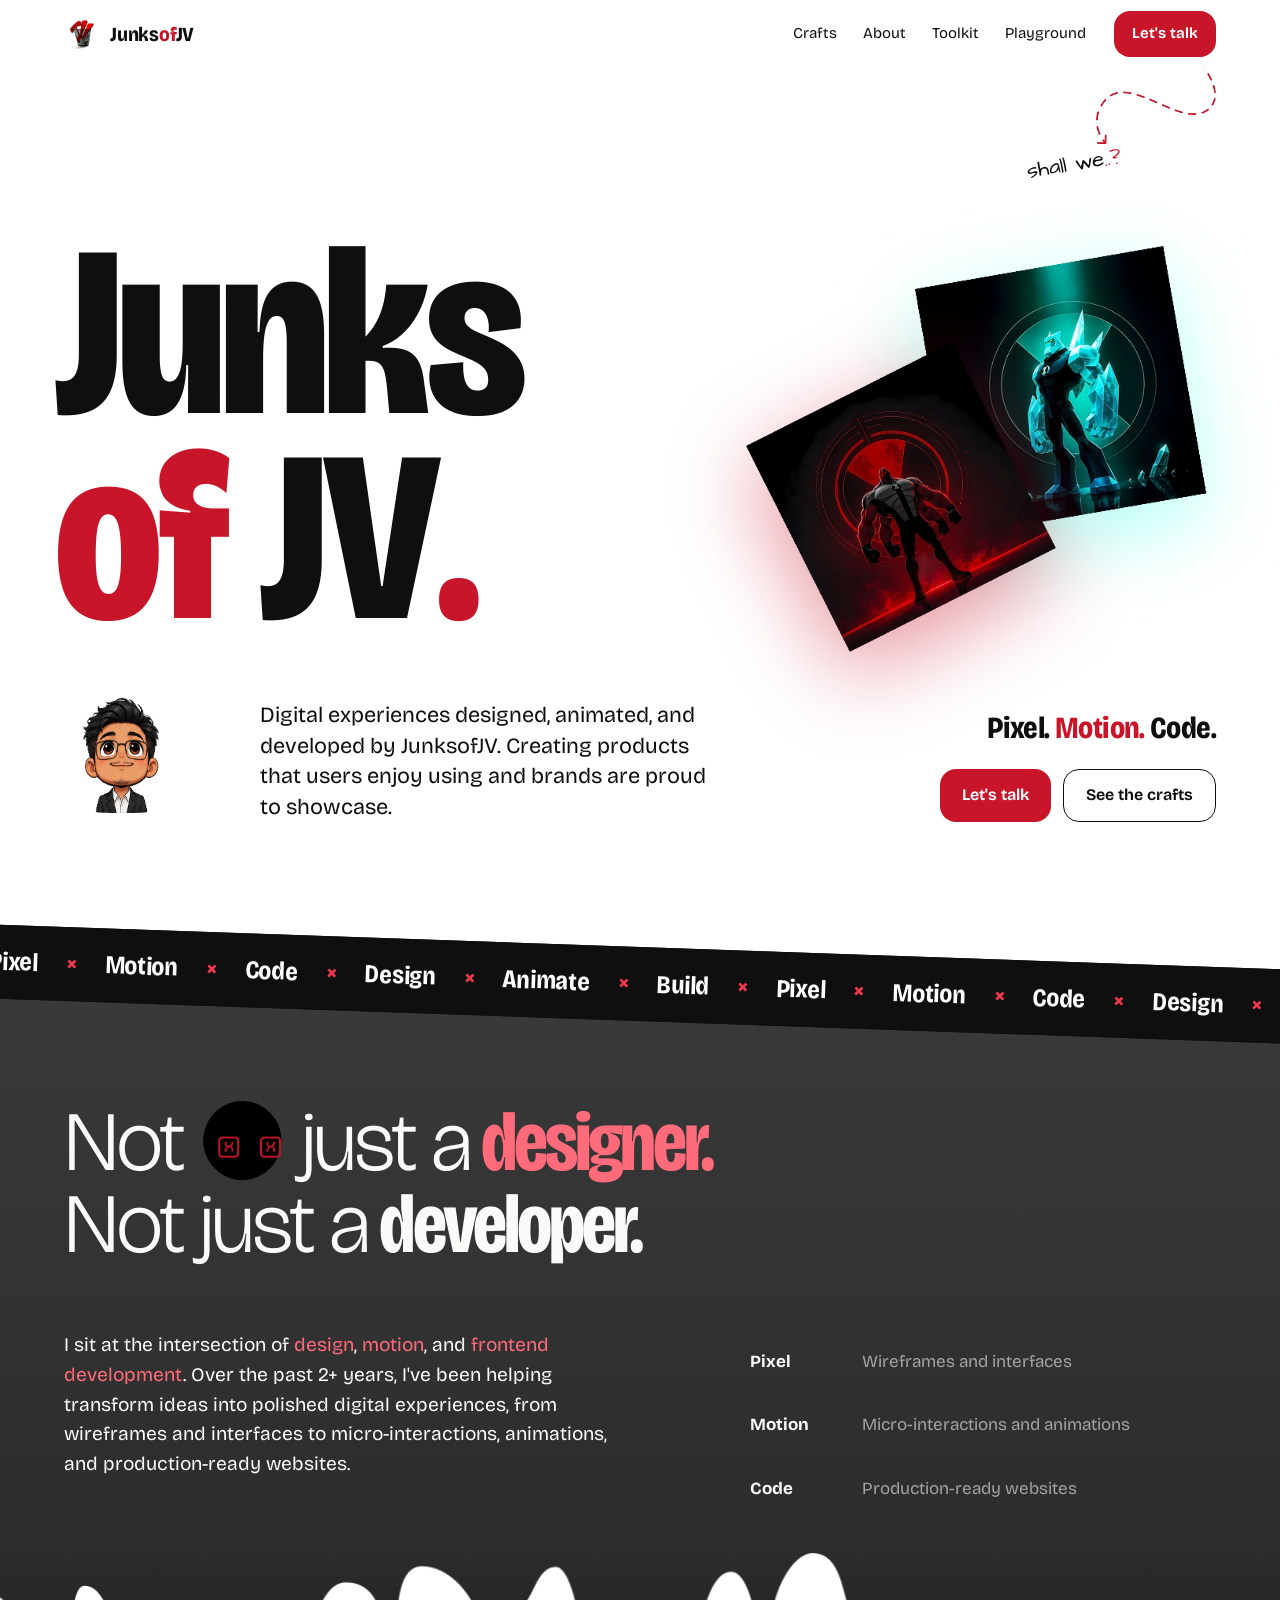
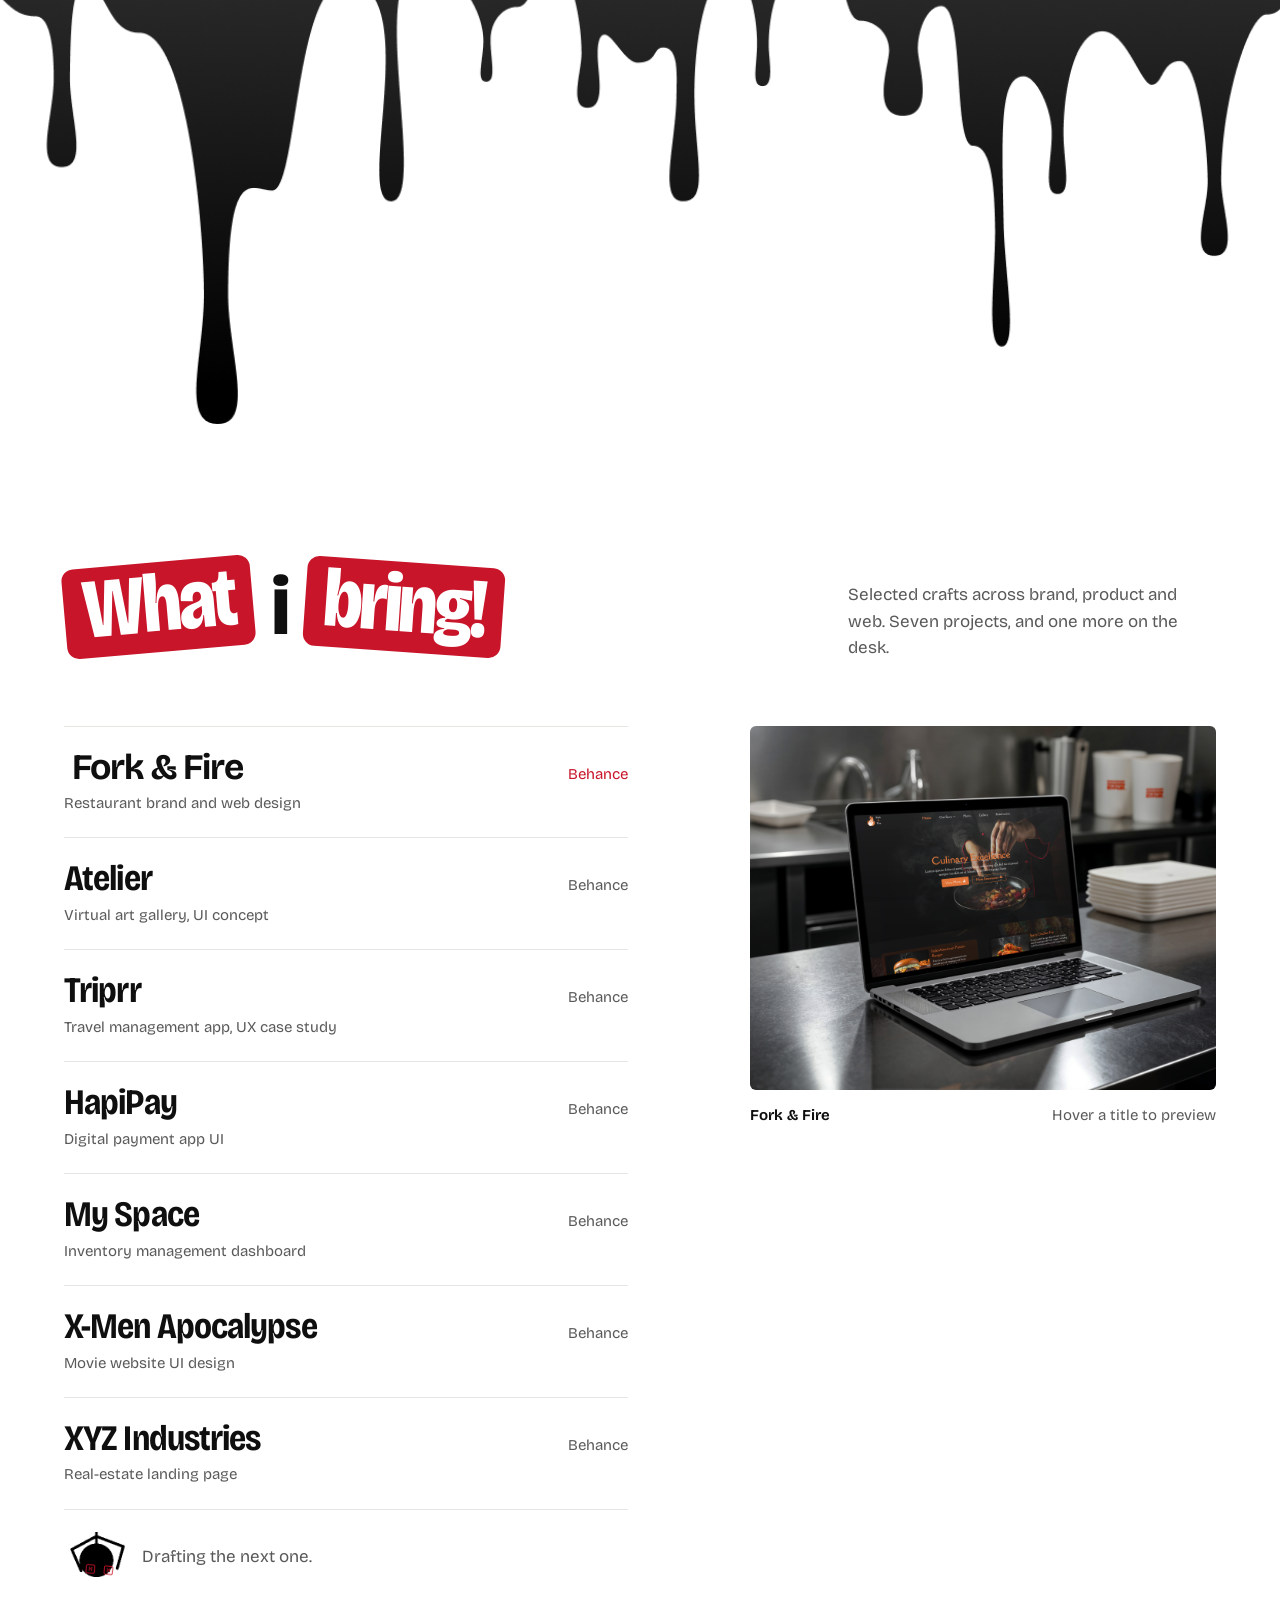
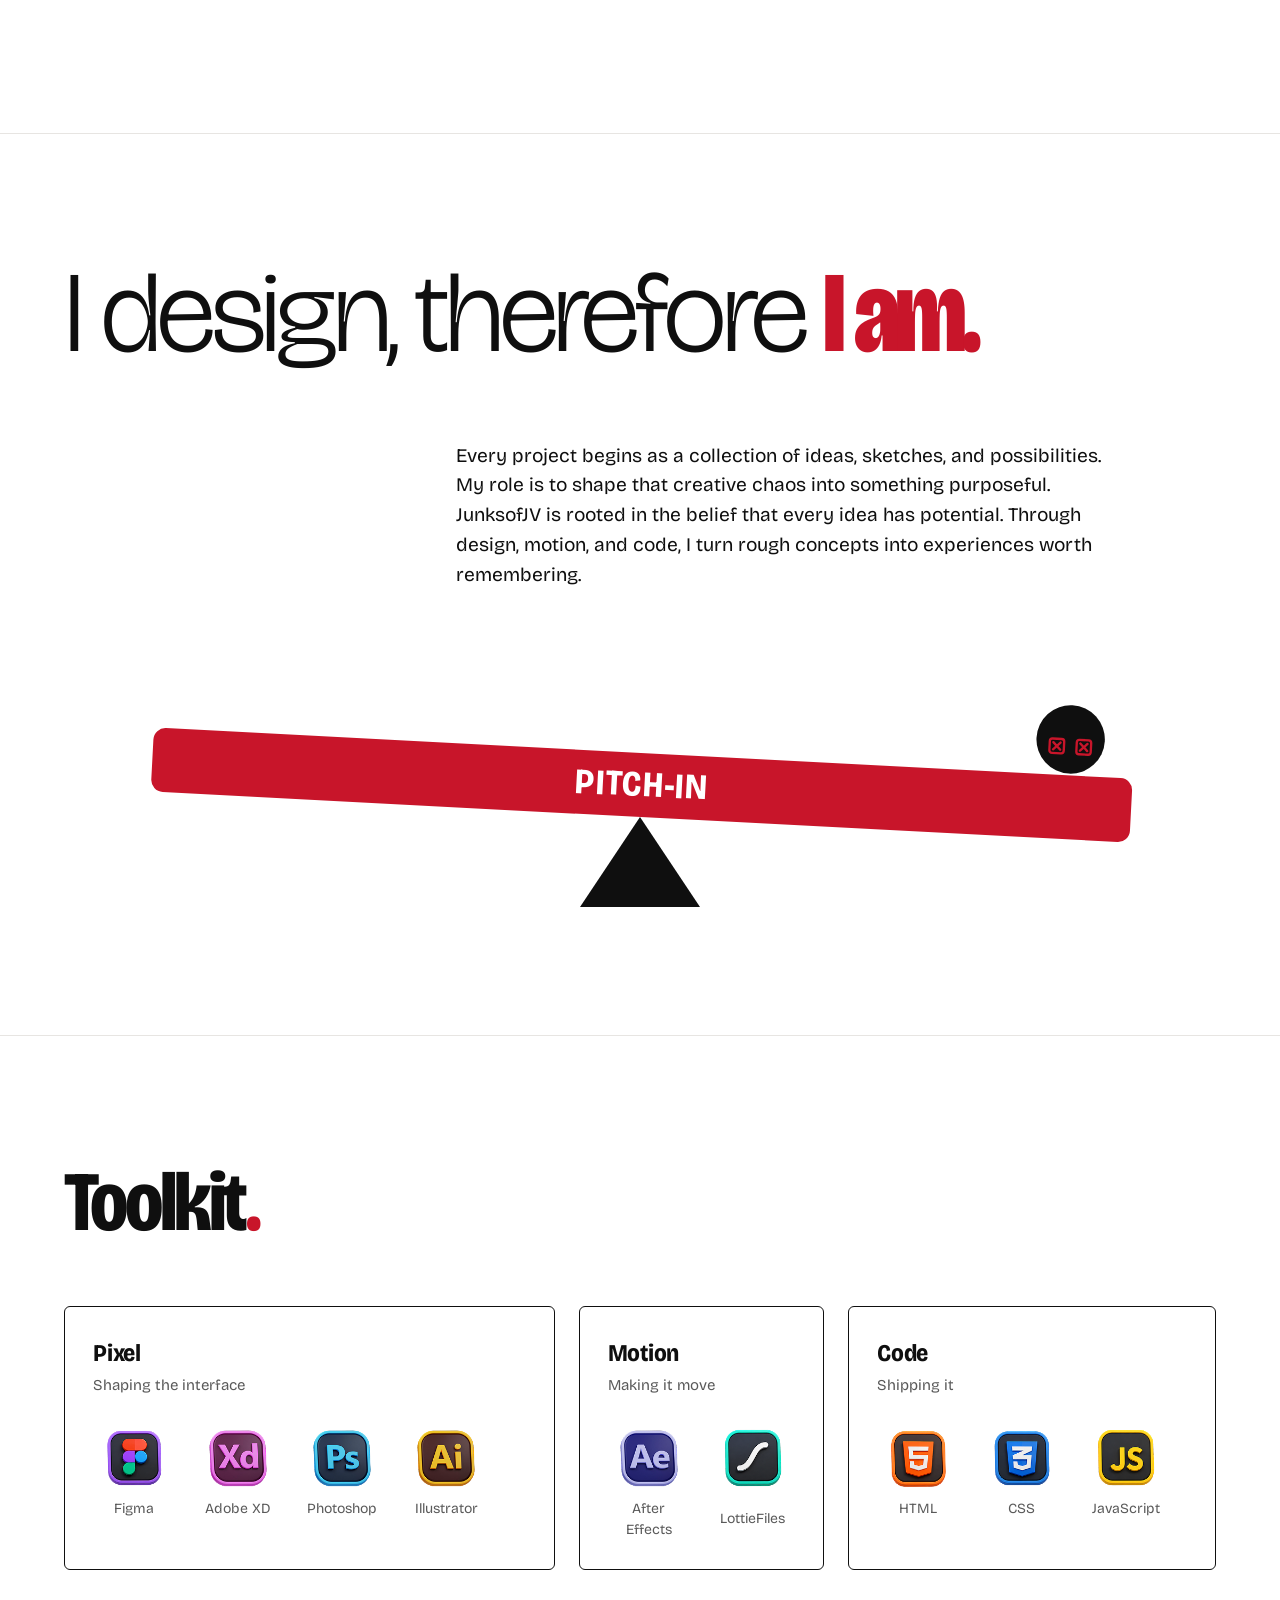
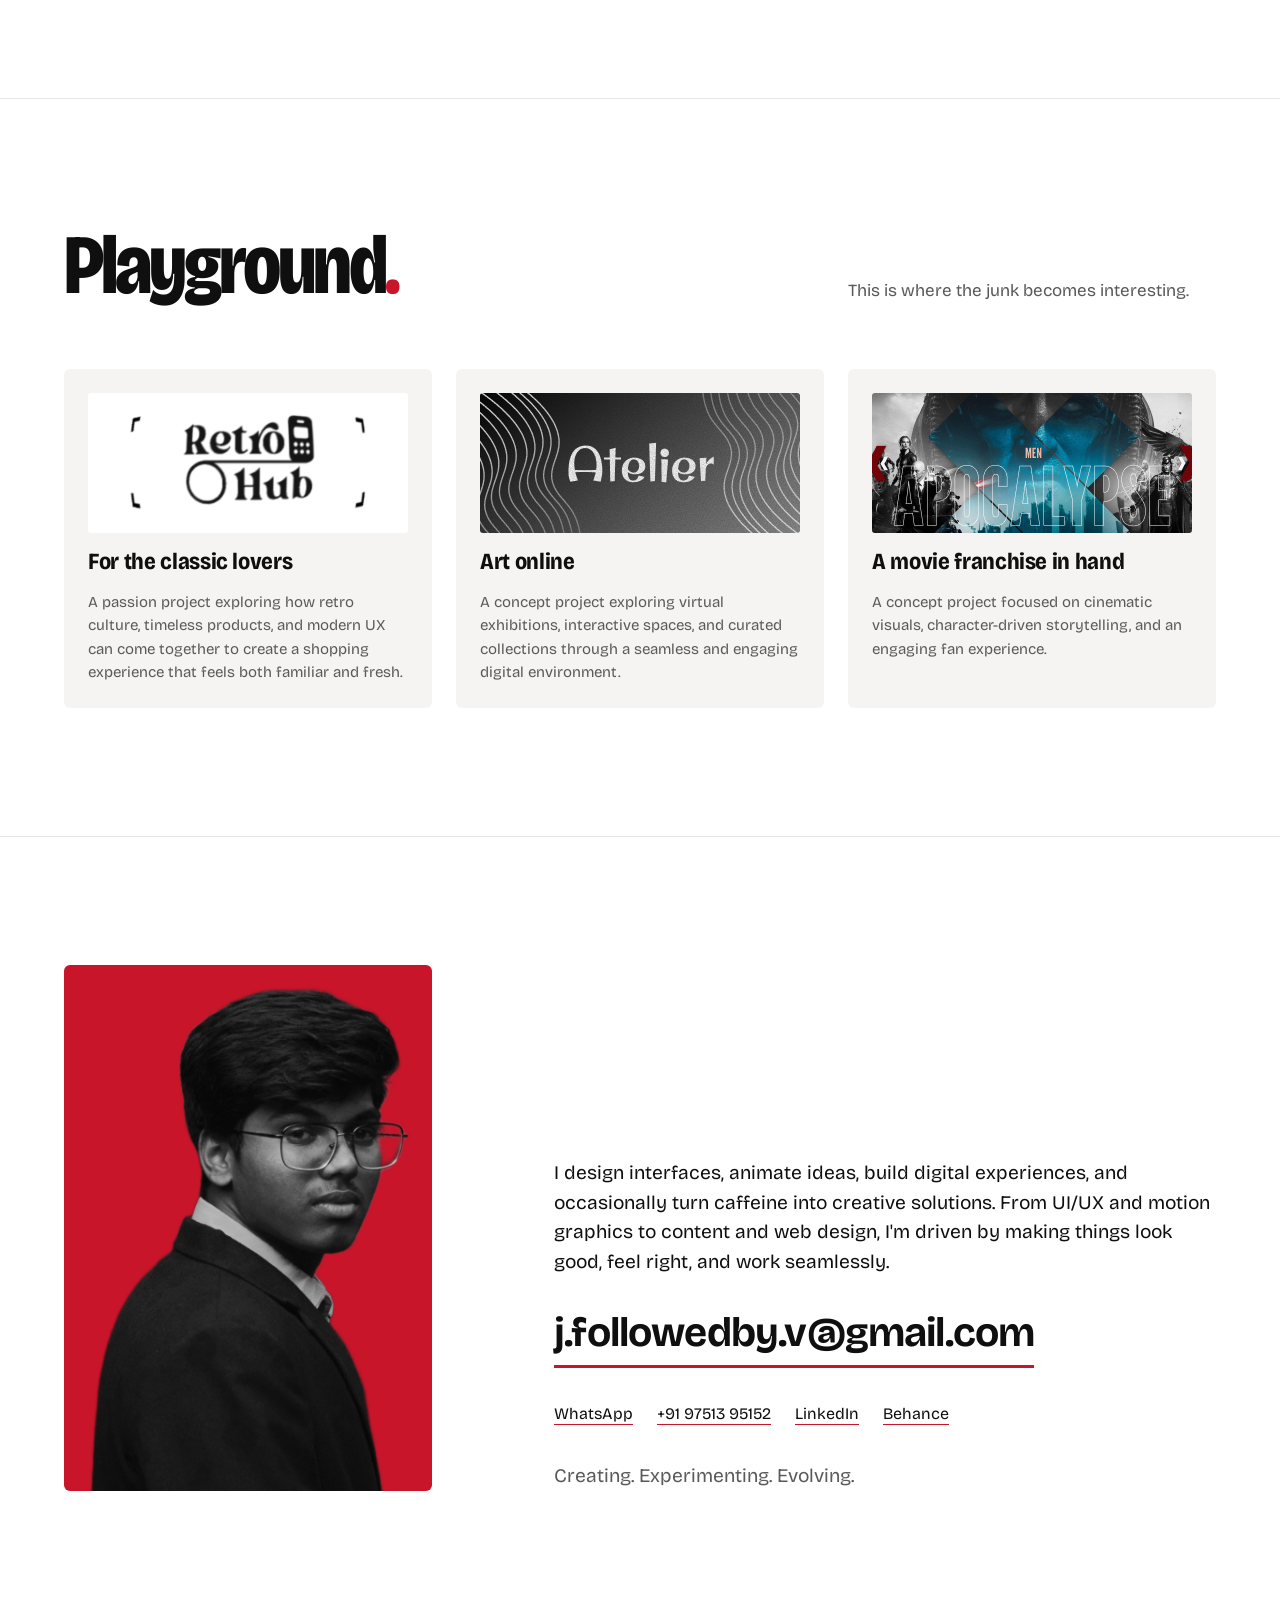
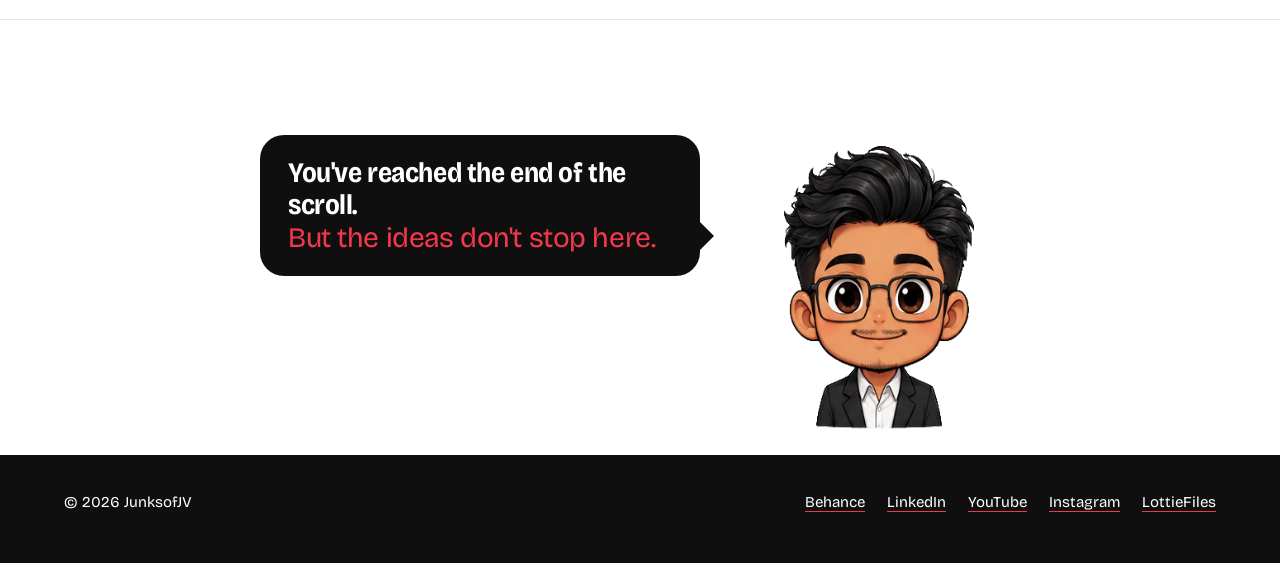
<file: index-main.html>
<!DOCTYPE html>
<html lang="en">
<head>
<meta charset="UTF-8">
<meta name="viewport" content="width=device-width, initial-scale=1, viewport-fit=cover">
<title>JunksofJV · Pixel. Motion. Code.</title>
<meta name="description" content="Jegadeesh (JunksofJV): digital experiences designed, animated and developed. Pixel. Motion. Code.">
<meta property="og:title" content="JunksofJV · Pixel. Motion. Code.">
<meta property="og:description" content="A little corner of the internet for pixels, motion, code, experiments and random ideas.">
<meta property="og:image" content="https://junksofjv.vercel.app/web-app-manifest-512x512.png">
<meta name="theme-color" content="#FFFFFF">
<link rel="icon" type="image/png" sizes="96x96" href="/favicon-96x96.png">
<link rel="preconnect" href="https://fonts.googleapis.com">
<link rel="preconnect" href="https://fonts.gstatic.com" crossorigin>
<link href="https://fonts.googleapis.com/css2?family=Bricolage+Grotesque:opsz,wdth,wght@12..96,75..100,200..800&family=Architects+Daughter&display=swap" rel="stylesheet">
<style>
/* =================== Tokens =================== */
:root{
  --paper:#FFFFFF; --ink:#0F0F0F; --soft:#5A5A5A; --line:#E7E5E2; --tint:#F5F4F2;
  --red:#C8152A; --red-hi:#F0384C; --on-ink:#FFFFFF;
  --block:#0F0F0F; --block-ink:#FAFAF8; --block-soft:#A3A3A3; --block-line:#2E2E2E; --face:#0F0F0F;
  --sans:"Bricolage Grotesque","Avenir Next","Segoe UI",system-ui,sans-serif;
  --hand:"Architects Daughter","Comic Sans MS",cursive;
  --pad:clamp(20px,5vw,72px); --max:1280px; --ease:cubic-bezier(.22,1,.36,1);
  color-scheme:light;
}

/* =================== Base =================== */
*,*::before,*::after{box-sizing:border-box}
:root{padding-top:env(safe-area-inset-top,0px); padding-bottom:env(safe-area-inset-bottom,0px)}
html{scroll-behavior:smooth; scroll-padding-top:calc(84px + env(safe-area-inset-top,0px)); -webkit-text-size-adjust:100%}
body{margin:0; background:var(--paper); color:var(--ink); font-family:var(--sans); font-size:17px; line-height:1.55; font-optical-sizing:auto; overflow-x:hidden}
img{max-width:100%; height:auto; display:block}
a{color:inherit}
h1,h2,h3,p,figure{margin:0}
ul{list-style:none; margin:0; padding:0}
main{overflow-x:clip}
.wrap{width:min(var(--max),100% - 2*var(--pad)); margin-inline:auto}
.dot{color:var(--red)}
.skip{position:absolute; left:12px; top:-60px; background:var(--red); color:#fff; padding:10px 14px; z-index:200}
.skip:focus{top:12px}
:focus-visible{outline:3px solid var(--red); outline-offset:3px}

/* =================== Header =================== */
.top{position:sticky; top:0; z-index:50; background:color-mix(in srgb,var(--paper) 90%,transparent); backdrop-filter:blur(8px); -webkit-backdrop-filter:blur(8px); border-bottom:1px solid transparent; transition:border-color .2s}
.top.is-stuck{border-bottom-color:var(--line)}
.top__in{display:flex; align-items:center; gap:28px; height:68px}
.brand{display:flex; align-items:center; gap:10px; font-weight:750; font-stretch:88%; text-decoration:none; font-size:20px; letter-spacing:-.01em}
.brand .logo-img{width:36px; height:36px; border-radius:8px}
.links{display:flex; gap:26px; margin-left:auto}
.links a{text-decoration:none; font-size:15px; padding-block:8px; background:linear-gradient(var(--red),var(--red)) 0 100%/0 2px no-repeat; transition:background-size .25s var(--ease)}
.links a:hover{background-size:100% 2px}
.talk{font-size:15px; font-weight:650; text-decoration:none; padding:11px 18px; background:var(--red); color:#fff; border-radius:16px; display:inline-block; transition:background-color .2s, transform .25s var(--ease)}
.talk:hover{background:var(--ink); color:var(--paper)}
.progress{position:fixed; left:0; right:0; top:0; height:3px; background:var(--red); transform-origin:0 50%; transform:scaleX(0); z-index:70; pointer-events:none; opacity:0}

/* =================== Mascot =================== */
.m-sm{display:block; width:100%; height:100%; overflow:visible}
.m-face{fill:var(--face)}
.mwrap{display:inline-block; position:relative}

/* =================== Hero =================== */
.hero{padding-block:clamp(28px,5vw,72px) clamp(48px,6vw,88px)}
.hero{position:relative}
.hero__top{display:grid; grid-template-columns:minmax(0,7fr) minmax(0,5fr); gap:24px; align-items:end}
.hero__art{position:relative; width:100%; aspect-ratio:10/9; margin-top:96px; margin-bottom:-12px}
.art{position:absolute; transition:transform .7s var(--ease)}
.art img{width:100%; height:auto}
.art--back{width:62%; right:2%; top:4%; filter:drop-shadow(0 24px 40px rgba(40,255,230,.35))}
.art--front{width:66%; left:0; bottom:0; filter:drop-shadow(0 26px 44px rgba(200,21,42,.45))}
.note{position:absolute; right:var(--pad); top:-4px; width:190px; pointer-events:none; z-index:4}
.note img{width:120px; margin-left:auto}
.note p{font-family:var(--hand); font-size:22px; transform:rotate(-9deg); margin-top:-4px}
.name{font-weight:780; font-stretch:82%; font-size:clamp(88px,19vw,280px); line-height:.84; letter-spacing:-.025em; margin-left:-.04em}
.name .l{display:inline-block; font-weight:var(--wg,780); font-stretch:calc(var(--w,82) * 1%); transition:font-weight .45s var(--ease), font-stretch .45s var(--ease)}
.name .of{color:var(--red)}
.hero__grid{display:grid; grid-template-columns:repeat(12,1fr); gap:24px; align-items:end; margin-top:clamp(28px,4vw,56px)}
.hero__mascot{grid-column:1 / span 2; align-self:end}
.hero__intro{grid-column:3 / span 5; font-size:clamp(19px,1.7vw,24px); line-height:1.4}
.hero__cta{grid-column:8 / span 5; justify-self:end; display:grid; gap:18px; justify-items:end}
.tagline{font-weight:760; font-stretch:82%; font-size:clamp(24px,2.4vw,34px); letter-spacing:-.02em}
.ctas{display:flex; flex-wrap:wrap; gap:12px}
.btn{display:inline-flex; align-items:center; min-height:48px; padding:13px 22px; border-radius:16px; font-weight:650; font-size:16px; text-decoration:none; transition:background-color .2s, color .2s, transform .25s var(--ease), box-shadow .2s}
.btn--red{background:var(--red); color:#fff}
.btn--red:hover{background:var(--ink)}
.btn--line{border:1.5px solid var(--ink)}
.btn--line:hover{background:var(--ink); color:#fff}
.btn:active{scale:.97}
/* ---------- Mascot: one sprite, nine directions ---------- */
.mascot{--mx:1; --my:1; width:clamp(96px,9vw,128px); aspect-ratio:264/300; background:url(assets/mascot.png) 0 0 / 300% 300% no-repeat; background-position:calc(var(--mx) * 50%) calc(var(--my) * 50%); transition:translate .3s var(--ease); cursor:default}
.mascot:hover{translate:0 -6px}
.mascot--lg{width:clamp(200px,22vw,300px)}

/* =================== Ticker =================== */
.ticker{background:var(--ink); color:var(--paper); overflow:hidden; border-block:1px solid var(--ink); rotate:2deg; position:relative; top:48px; z-index:3; margin-inline:-2%}
.ticker__track{display:flex; width:max-content}
.ticker__g{display:flex; align-items:center; gap:28px; padding:16px 14px; font-weight:700; font-stretch:85%; font-size:clamp(18px,2vw,28px); letter-spacing:-.01em; white-space:nowrap}
.ticker__g b{color:var(--red-hi); font-weight:700}
@keyframes tick{to{transform:translateX(-50%)}}

/* =================== Section scaffolding =================== */
.sec{padding-block:clamp(80px,10vw,152px)}
.sec + .sec{border-top:1px solid var(--line)}
.sec__head{display:grid; grid-template-columns:repeat(12,1fr); gap:24px; align-items:end; margin-bottom:clamp(40px,5vw,72px)}
.h2{grid-column:1 / span 8; font-weight:760; font-stretch:82%; font-size:clamp(46px,6.6vw,104px); line-height:.92; letter-spacing:-.035em}
.sec__head p{grid-column:9 / span 4; color:var(--soft)}
.stickers{display:flex; align-items:center; gap:.22em; flex-wrap:wrap; padding-block:.12em}
.sticker{background:var(--red); color:#fff; padding:.04em .22em .1em; border-radius:12px; display:inline-block}
.stickers .sticker:first-child{rotate:-5deg}
.stickers .sticker:last-child{rotate:4deg}
.stickers.is-in .sticker:first-child{animation:wob 4s ease-in-out infinite}
.stickers.is-in .sticker:last-child{animation:wob 4s ease-in-out -2s infinite}
@keyframes wob{50%{rotate:3deg}}

/* =================== About (black block) =================== */
.about{background:linear-gradient(#3A3A3A, #2C2C2C); --red-hi:#FF6B7A; color:var(--block-ink); --face:#FAFAF8; --soft:var(--block-soft); --line:var(--block-line)}
.about__in{padding-block:clamp(80px,10vw,140px) 32px}
.statement{font-weight:700; font-stretch:78%; font-size:clamp(42px,6.6vw,108px); line-height:.98; letter-spacing:-.035em}
.statement .not{font-weight:250; font-stretch:100%}
.statement .r{color:var(--red-hi)}
.statement .w{display:inline-block}
.face{width:1.05em; height:.93em; vertical-align:-.12em; margin-inline:.04em}
.face__gif{width:100%; height:100%; object-fit:contain}
.about__body{display:grid; grid-template-columns:repeat(12,1fr); gap:24px; margin-top:clamp(40px,5vw,72px)}
.about__body > p{grid-column:1 / span 6; font-size:clamp(18px,1.5vw,21px)}
.about__body > p em{font-style:normal; color:var(--red-hi)}
.drip-edge{display:block; width:100%; aspect-ratio:1243/457; background:url(assets/drip.png) center bottom / 100% auto no-repeat}
.about-wrap{background:var(--paper)}
.states{grid-column:8 / span 5}
.states li{display:grid; grid-template-columns:96px 1fr; gap:16px; padding:18px 0; border-top:1px solid var(--line); color:var(--soft)}
.states li:last-child{border-bottom:1px solid var(--line)}
.states b{color:var(--block-ink); font-weight:700}
.drips{display:block; width:100%; height:auto; background:var(--paper); fill:var(--block)}
.drips .d{transform-box:fill-box; transform-origin:top}

/* =================== Work index =================== */
.work{display:grid; grid-template-columns:repeat(12,1fr); gap:24px; align-items:start}
.work__list{grid-column:1 / span 6}
.work__item{display:grid; grid-template-columns:1fr auto; gap:6px 16px; align-items:baseline; padding:22px 0; border-top:1px solid var(--line); text-decoration:none}
.work__item h3{font-weight:680; font-stretch:85%; font-size:clamp(26px,2.8vw,40px); letter-spacing:-.025em; line-height:1.05; transition:font-stretch .35s var(--ease), transform .35s var(--ease), color .2s}
.work__item p{grid-column:1; color:var(--soft); font-size:15px}
.work__item .go{grid-row:1; grid-column:2; font-size:15px; color:var(--soft); transition:color .2s}
.work__item:hover h3,.work__item.is-active h3{font-stretch:100%; transform:translateX(8px)}
.work__item:hover .go,.work__item.is-active .go{color:var(--red)}
.thumbwrap{display:none}
.work__draft{padding:22px 0; color:var(--soft); display:flex; align-items:center; gap:14px; border-top:1px solid var(--line)}
.work__draft img{width:64px}
.work__preview{grid-column:8 / span 5; position:sticky; top:108px}
.frame{position:relative; background:var(--tint); aspect-ratio:606/474; overflow:hidden; border-radius:6px}
.frame img{position:absolute; inset:0; width:100%; height:100%; object-fit:cover; opacity:0; transform:scale(1.03); transition:opacity .45s var(--ease), transform .6s var(--ease)}
.frame img.is-on{opacity:1; transform:none}
.preview__cap{margin-top:14px; display:flex; justify-content:space-between; gap:16px; font-size:15px; color:var(--soft)}
.preview__cap b{color:var(--ink); font-weight:650}

/* =================== Philosophy =================== */
.philo{display:grid; grid-template-columns:repeat(12,1fr); gap:24px}
.quote{grid-column:1 / -1; font-weight:250; font-size:clamp(56px,9vw,168px); line-height:.9; letter-spacing:-.045em}
.quote em{font-style:normal; font-weight:800; font-stretch:75%; color:var(--red); display:inline-block}
.seesaw{grid-column:1 / -1; position:relative; height:230px; margin-top:clamp(40px,5vw,72px)}
.beam{position:absolute; left:50%; bottom:90px; width:min(980px,100%); transform:translateX(-50%) rotate(3deg); transform-origin:50% 100%}
.plank{display:grid; place-items:center; height:64px; background:var(--red); color:#fff; font-weight:750; font-stretch:85%; font-size:clamp(22px,2.8vw,40px); border-radius:12px; letter-spacing:.02em}
.ball{position:absolute; bottom:64px; right:28px; width:72px; height:72px}
.fulcrum{position:absolute; left:50%; bottom:0; width:120px; height:90px; transform:translateX(-50%); color:var(--ink)}
.philo p{grid-column:5 / span 7; font-size:clamp(18px,1.5vw,21px); margin-top:clamp(32px,4vw,56px)}

/* =================== Toolkit =================== */
.tools{display:grid; grid-template-columns:4fr 2fr 3fr; gap:24px}
.tools section{border:1.5px solid var(--ink); border-radius:6px; padding:28px; position:relative}
.tools h3{font-weight:750; font-stretch:88%; font-size:24px; letter-spacing:-.01em}
.tools h3 + p{color:var(--soft); font-size:15px; margin-top:2px}
.tools ul{display:flex; flex-wrap:wrap; gap:18px 22px; margin-top:28px}
.tools li{display:grid; justify-items:center; gap:8px; font-size:14px; width:82px; text-align:center; color:var(--soft)}
.tools .ico{display:block; width:64px; height:64px}
.tools img{width:64px; height:64px; object-fit:contain}

/* =================== Playground =================== */
.play{display:grid; grid-template-columns:repeat(3,1fr); gap:24px}
.play article{background:var(--tint); border-radius:6px; padding:24px; display:flex; flex-direction:column; gap:16px; transition:transform .4s var(--ease)}
.play .logo{height:140px; background:#fff; border-radius:3px; overflow:hidden}
.play .logo img{width:100%; height:100%; object-fit:cover}
.play .logo--contain img{object-fit:contain}
.play h3{font-weight:720; font-stretch:88%; font-size:clamp(20px,1.8vw,26px); letter-spacing:-.015em; line-height:1.15}
.play p{color:var(--soft); font-size:15px}

/* =================== Contact =================== */
.hello{display:grid; grid-template-columns:repeat(12,1fr); gap:24px; align-items:end}
.hello figure{grid-column:1 / span 4; border-radius:6px; overflow:hidden; aspect-ratio:364/520; background:var(--red)}
.hello figure img{width:100%; height:100%; object-fit:cover; object-position:50% 100%; filter:grayscale(1) contrast(1.05)}

.hello__txt{grid-column:6 / span 7; display:grid; gap:24px}
.hello__txt h2{font-weight:760; font-stretch:82%; font-size:clamp(46px,6vw,96px); line-height:.92; letter-spacing:-.035em}
.hello__txt > p{font-size:clamp(18px,1.5vw,21px)}
.mail{font-weight:680; font-size:clamp(22px,3.2vw,46px); letter-spacing:-.02em; text-decoration:none; overflow-wrap:anywhere; background:linear-gradient(var(--red),var(--red)) 0 100%/100% 3px no-repeat; padding-bottom:4px; width:fit-content; display:inline-block; transition:color .2s, transform .25s var(--ease)}
.mail:hover{color:var(--red)}
.elsewhere{display:flex; flex-wrap:wrap; gap:4px 24px}
.elsewhere a{font-size:16px; padding-block:10px; display:inline-block; text-underline-offset:5px; text-decoration-color:var(--red)}
.motto{color:var(--soft)}

/* =================== End + footer =================== */
.end{padding-top:clamp(72px,9vw,120px); border-top:1px solid var(--line); overflow:hidden}
.end__stage{display:flex; align-items:flex-end; justify-content:center; gap:clamp(16px,3vw,40px)}
.bubble{position:relative; background:var(--ink); color:#fff; border-radius:24px; padding:22px 28px; margin-bottom:clamp(120px,14vw,190px); max-width:440px}
.bubble::after{content:''; position:absolute; right:-14px; bottom:26px; border:14px solid transparent; border-left-color:var(--ink); border-right:0}
.bubble p{font-weight:680; font-stretch:88%; font-size:clamp(20px,2.2vw,30px); line-height:1.15; letter-spacing:-.015em}
.bubble p + p{color:var(--red-hi); font-weight:420; font-stretch:100%}
.end .mascot--lg{margin-bottom:-2px}
.foot{background:var(--ink); color:var(--paper); padding-block:28px 40px; font-size:15px}
.foot__in{display:flex; justify-content:space-between; align-items:center; gap:12px 24px; flex-wrap:wrap}
.foot ul{display:flex; flex-wrap:wrap; gap:4px 22px}
.foot a{padding-block:8px; display:inline-block; text-underline-offset:4px; text-decoration-color:var(--red-hi)}
.foot a:hover{color:var(--red-hi)}

/* =========================================================
   MOTION (runs in Motion; light touches in Pixel)
   ========================================================= */
@media (prefers-reduced-motion: no-preference){
  /* ticker: smooth in Motion, stepped in Pixel, frozen in Code */
  .ticker__track{animation:tick 30s linear infinite}
  .ticker:hover .ticker__track{animation-play-state:paused}
  .m-eyes{transform-box:fill-box; transform-origin:center; animation:blink 4.2s infinite}
  @keyframes blink{0%,93%,100%{transform:scaleY(1)} 96%{transform:scaleY(.1)}}

  /* Motion state: entrance + reveals */
  html.enter .name .l{animation:rise .8s var(--ease) both; animation-delay:calc(var(--i) * 45ms)}
  @keyframes rise{from{opacity:0; transform:translateY(45%) rotate(4deg)} to{opacity:1; transform:none}}
  .art--back{animation:floatA 6s ease-in-out infinite}
  .art--front{animation:floatB 5s ease-in-out infinite}
  @keyframes floatA{50%{translate:0 -16px; rotate:-2deg}}
  @keyframes floatB{50%{translate:0 12px; rotate:2.5deg}}
  html.enter .hero__art{animation:popin 1s var(--ease) .25s both}
  @keyframes popin{from{opacity:0; scale:.86; rotate:-4deg}}
  html.enter .hero__intro, html.enter .hero__cta, html.enter .hero__mascot{animation:fadeup .8s var(--ease) .5s both}
  @keyframes fadeup{from{opacity:0; transform:translateY(18px)}}
  html.enter .note{animation:fadeup .7s var(--ease) 1s both}
  .beam{animation:rock 6s ease-in-out infinite alternate}
  .ball{animation:roll 6s ease-in-out infinite alternate}
  .seesaw:hover .beam, .seesaw:hover .ball{animation-play-state:paused}
  @keyframes rock{from{transform:translateX(-50%) rotate(4deg)} to{transform:translateX(-50%) rotate(-4deg)}}
  @keyframes roll{from{right:28px; transform:rotate(0)} to{right:calc(100% - 100px); transform:rotate(-540deg)}}
  @keyframes float{50%{transform:translateY(-10px) rotate(-4deg)}}
  .rv:not(.is-in){opacity:0; transform:translateY(28px)}
  .rv{transition:opacity .8s var(--ease), transform .8s var(--ease); transition-delay:calc(var(--d,0) * 70ms)}
  .mask:not(.is-in){clip-path:inset(0 0 100% 0); transform:translateY(20px)}
  .mask{transition:clip-path 1s var(--ease), transform 1s var(--ease)}
  .statement:not(.is-in) .w{opacity:.12; transform:translateY(16px)}
  .statement .w{transition:opacity .6s var(--ease), transform .6s var(--ease); transition-delay:calc(var(--i) * 70ms)}
  .tools li .ico{animation:bob 3.2s ease-in-out infinite; animation-delay:calc(var(--n,0) * -.4s)}
  @keyframes bob{50%{transform:translateY(-8px)}}
  .tools li:hover .ico{animation-play-state:paused; transform:rotate(-8deg) scale(1.12); transition:transform .25s var(--ease)}
  .play article:hover{transform:rotate(-1.5deg) translateY(-8px)}
  .play article:nth-child(2):hover{transform:rotate(1.5deg) translateY(-8px)}
  .quote em{animation:stretch 2.6s var(--ease) infinite alternate}
  @keyframes stretch{from{font-stretch:75%} to{font-stretch:100%}}
  .end .mascot--lg{animation:breathe 4s ease-in-out infinite}
  @keyframes breathe{50%{scale:1.015 1.03}}
  .end .mascot--lg{transform-origin:50% 100%}
  .bubble.is-in{animation:pop .6s var(--ease) both}
  @keyframes pop{from{scale:.8; opacity:0}}
  .frame{transition:transform .5s var(--ease)}
  @supports (animation-timeline: scroll()){
    .progress{opacity:1; animation:grow linear both; animation-timeline:scroll(root)}
    @keyframes grow{to{transform:scaleX(1)}}
  }
}
@media (prefers-reduced-motion: reduce){
  *,*::before,*::after{transition-duration:.01ms !important; animation:none !important; scroll-behavior:auto !important}
}

/* =================== Responsive =================== */
@media (max-width:1023px){
  .links{display:none}
  .top__in{gap:14px}
  .brand{margin-right:auto}
  .hero__top{grid-template-columns:1fr}
  .hero__art{width:min(460px,86%); margin:8px auto 0}
  .note{display:none}
  .hero__grid{grid-template-columns:1fr; row-gap:28px}
  .hero__intro{grid-column:1 / -1}
  .hero__mascot{grid-column:1 / -1; grid-row:1}
  .hero__cta{grid-column:1 / -1; justify-self:start; justify-items:start}
  .seesaw{height:180px}
  .hero__try{grid-column:1 / -1; justify-self:start; justify-items:start; text-align:left}
  .h2,.sec__head p{grid-column:1 / -1}
  .about__body > p,.states{grid-column:1 / -1}
  .work__list{grid-column:1 / -1}
  .work__preview{display:none}
  .thumbwrap{display:block; grid-column:1 / -1; margin-top:14px; aspect-ratio:606/474; border-radius:6px; overflow:hidden}
  .thumbwrap img{width:100%; height:100%; object-fit:cover}
  .philo p{grid-column:1 / -1}
  .tools{grid-template-columns:1fr}
  .play{grid-template-columns:1fr 1fr}
  .play article:last-child{grid-column:1 / -1}
  .hello figure{grid-column:1 / span 5}
  .hello__txt{grid-column:6 / -1}
}
@media (max-width:639px){
  body{font-size:16px}
  .end__stage{flex-direction:column; align-items:center}
  .bubble{margin-bottom:6px}
  .bubble::after{right:auto; left:50%; bottom:-14px; translate:-50% 0; border:14px solid transparent; border-top-color:var(--ink); border-bottom:0}
  .name{font-size:26vw}
  .beam{bottom:58px}
  .plank{height:46px; font-size:22px}
  .ball{width:48px; height:48px; bottom:46px}
  .fulcrum{width:76px; height:58px}
  .ticker{top:28px}
  .talk{padding:9px 14px; font-size:14px}
  .play{grid-template-columns:1fr}
  .hello figure,.hello__txt{grid-column:1 / -1}
  .hello figure{max-width:360px}
  .states li{grid-template-columns:76px 1fr}
  .tools section{padding:22px}
  .tools li{width:72px}
  .tools .ico,.tools img{width:56px; height:56px}
}
</style>
</head>
<body>
<a class="skip" href="#main">Skip to content</a>
<div class="progress" aria-hidden="true"></div>

<svg width="0" height="0" style="position:absolute" aria-hidden="true">
  <symbol id="mascot" viewBox="0 0 80 80">
    <circle class="m-face" cx="40" cy="40" r="38"/>
    <g class="m-eyes" fill="none" stroke-width="2.6" stroke-linecap="round" style="stroke:var(--red)">
      <rect x="17" y="40" width="16" height="16" rx="3"/><path d="M21 44l8 8M29 44l-8 8"/>
      <rect x="47" y="40" width="16" height="16" rx="3"/><path d="M51 44l8 8M59 44l-8 8"/>
    </g>
  </symbol>
  <symbol id="mascot-px" viewBox="0 0 20 20"><g shape-rendering="crispEdges"><g class="px-face" style="fill:var(--face)"><rect x="8" y="0" width="4" height="1"/><rect x="5" y="1" width="10" height="1"/><rect x="4" y="2" width="12" height="1"/><rect x="3" y="3" width="14" height="1"/><rect x="2" y="4" width="16" height="1"/><rect x="1" y="5" width="18" height="1"/><rect x="1" y="6" width="18" height="1"/><rect x="1" y="7" width="18" height="1"/><rect x="0" y="8" width="20" height="1"/><rect x="0" y="9" width="20" height="1"/><rect x="0" y="10" width="20" height="1"/><rect x="0" y="11" width="20" height="1"/><rect x="1" y="12" width="18" height="1"/><rect x="1" y="13" width="18" height="1"/><rect x="1" y="14" width="18" height="1"/><rect x="2" y="15" width="16" height="1"/><rect x="3" y="16" width="14" height="1"/><rect x="4" y="17" width="12" height="1"/><rect x="5" y="18" width="10" height="1"/><rect x="8" y="19" width="4" height="1"/></g><g class="px-eyes" style="fill:var(--red)"><rect x="4" y="10" width="1" height="1"/><rect x="4" y="11" width="1" height="1"/><rect x="4" y="12" width="1" height="1"/><rect x="4" y="13" width="1" height="1"/><rect x="4" y="14" width="1" height="1"/><rect x="5" y="10" width="1" height="1"/><rect x="5" y="11" width="1" height="1"/><rect x="5" y="13" width="1" height="1"/><rect x="5" y="14" width="1" height="1"/><rect x="6" y="10" width="1" height="1"/><rect x="6" y="12" width="1" height="1"/><rect x="6" y="14" width="1" height="1"/><rect x="7" y="10" width="1" height="1"/><rect x="7" y="11" width="1" height="1"/><rect x="7" y="13" width="1" height="1"/><rect x="7" y="14" width="1" height="1"/><rect x="8" y="10" width="1" height="1"/><rect x="8" y="11" width="1" height="1"/><rect x="8" y="12" width="1" height="1"/><rect x="8" y="13" width="1" height="1"/><rect x="8" y="14" width="1" height="1"/><rect x="11" y="10" width="1" height="1"/><rect x="11" y="11" width="1" height="1"/><rect x="11" y="12" width="1" height="1"/><rect x="11" y="13" width="1" height="1"/><rect x="11" y="14" width="1" height="1"/><rect x="12" y="10" width="1" height="1"/><rect x="12" y="11" width="1" height="1"/><rect x="12" y="13" width="1" height="1"/><rect x="12" y="14" width="1" height="1"/><rect x="13" y="10" width="1" height="1"/><rect x="13" y="12" width="1" height="1"/><rect x="13" y="14" width="1" height="1"/><rect x="14" y="10" width="1" height="1"/><rect x="14" y="11" width="1" height="1"/><rect x="14" y="13" width="1" height="1"/><rect x="14" y="14" width="1" height="1"/><rect x="15" y="10" width="1" height="1"/><rect x="15" y="11" width="1" height="1"/><rect x="15" y="12" width="1" height="1"/><rect x="15" y="13" width="1" height="1"/><rect x="15" y="14" width="1" height="1"/></g></g></symbol>
</svg>


<header class="top">
  <div class="wrap top__in">
    <a class="brand" href="#hero"><img class="logo-img" src="favicon-96x96.png" width="36" height="36" alt=""><span>Junks<span class="dot">of</span>JV</span></a>
    <nav class="links" aria-label="Primary"><a href="#work">Crafts</a><a href="#about">About</a><a href="#toolkit">Toolkit</a><a href="#playground">Playground</a></nav>
        <a class="talk" href="#contact" data-magnet>Let's talk</a>
  </div>
</header>

<main id="main">
  <section class="hero" id="hero" aria-labelledby="name">
    <div class="wrap">
      <div class="hero__top">
        <h1 class="name" id="name" aria-label="Junks of JV"><span aria-hidden="true"><span class="l" style="--i:0">J</span><span class="l" style="--i:1">u</span><span class="l" style="--i:2">n</span><span class="l" style="--i:3">k</span><span class="l" style="--i:4">s</span></span><br><span aria-hidden="true"><span class="l of" style="--i:5">o</span><span class="l of" style="--i:6">f</span>&nbsp;<span class="l" style="--i:7">J</span><span class="l" style="--i:8">V</span><span class="l of" style="--i:9">.</span></span></h1>
        <div class="hero__art" aria-hidden="true">
          <div class="art art--back"><img src="assets/diamond_head.webp" width="371" height="371" alt="" fetchpriority="high"></div>
          <div class="art art--front"><img src="assets/four_arms.webp" width="430" height="430" alt="" fetchpriority="high"></div>
        </div>
      </div>
      <div class="hero__grid">
        <div class="hero__mascot"><div class="mascot" data-mascot role="img" aria-label="Cartoon of Jegadeesh, following your cursor"></div></div>
        <p class="hero__intro">Digital experiences designed, animated, and developed by JunksofJV. Creating products that users enjoy using and brands are proud to showcase.</p>
        <div class="hero__cta">
          <p class="tagline">Pixel. <span class="dot">Motion.</span> Code.</p>
          <div class="ctas"><a class="btn btn--red" href="#contact" data-magnet>Let's talk</a><a class="btn btn--line" href="#work">See the crafts</a></div>
        </div>
      </div>
    </div>
    <div class="note" aria-hidden="true"><img src="assets/arrow.webp" width="210" height="139" alt=""><p>shall we<span class="dot">..?</span></p></div>
  </section>

  <div class="ticker" aria-hidden="true"><div class="ticker__track">
    <div class="ticker__g">Pixel <b>×</b> Motion <b>×</b> Code <b>×</b> Design <b>×</b> Animate <b>×</b> Build <b>×</b></div>
    <div class="ticker__g">Pixel <b>×</b> Motion <b>×</b> Code <b>×</b> Design <b>×</b> Animate <b>×</b> Build <b>×</b></div>
    <div class="ticker__g">Pixel <b>×</b> Motion <b>×</b> Code <b>×</b> Design <b>×</b> Animate <b>×</b> Build <b>×</b></div>
    <div class="ticker__g">Pixel <b>×</b> Motion <b>×</b> Code <b>×</b> Design <b>×</b> Animate <b>×</b> Build <b>×</b></div>
  </div></div>

  <div class="about-wrap">
  <section class="about" id="about" aria-labelledby="about-h">
    <div class="wrap about__in">
      <h2 class="statement" id="about-h"><span class="not">Not</span> <span class="w face" aria-hidden="true"><img class="face__gif" src="assets/specsboy.gif" width="150" height="133" alt=""></span> <span class="not">just a</span> <span class="r">designer.</span><br><span class="not">Not just a</span> developer.</h2>
      <div class="about__body">
        <p class="rv">I sit at the intersection of <em>design</em>, <em>motion</em>, and <em>frontend development</em>. Over the past 2+ years, I've been helping transform ideas into polished digital experiences, from wireframes and interfaces to micro-interactions, animations, and production-ready websites.</p>
        <ul class="states rv" style="--d:2">
          <li><b>Pixel</b><span>Wireframes and interfaces</span></li>
          <li><b>Motion</b><span>Micro-interactions and animations</span></li>
          <li><b>Code</b><span>Production-ready websites</span></li>
        </ul>
      </div>
    </div>

  </section>
  <div class="drip-edge" aria-hidden="true"></div>
  </div>

  <section class="sec" id="work" aria-labelledby="work-h">
    <div class="wrap">
      <div class="sec__head"><h2 class="h2 stickers mask" id="work-h" aria-label="What I bring"><span class="sticker">What</span> <span>i</span> <span class="sticker">bring!</span></h2><p class="rv">Selected crafts across brand, product and web. Seven projects, and one more on the desk.</p></div>
      <div class="work">
        <div class="work__list">
          <a class="work__item is-active rv" style="--d:0" data-img="0" href="https://www.behance.net/gallery/250113157/Fork-Fire-Restaurant-Brand-Web-Design" target="_blank" rel="noopener noreferrer"><h3>Fork &amp; Fire</h3><span class="go">Behance</span><p>Restaurant brand and web design</p><span class="thumbwrap pix" data-base="14"><img src="assets/Fork&amp;Fire.webp" width="606" height="474" alt="Fork &amp; Fire website on a laptop" loading="lazy"></span></a>
          <a class="work__item rv" style="--d:1" data-img="1" href="https://www.behance.net/gallery/204769055/Atelier-(The-Virtual-Art-Gallery)-UI-Concept-Web-Design" target="_blank" rel="noopener noreferrer"><h3>Atelier</h3><span class="go">Behance</span><p>Virtual art gallery, UI concept</p><span class="thumbwrap pix" data-base="14"><img src="assets/atelier.webp" width="606" height="474" alt="Atelier virtual gallery concept" loading="lazy"></span></a>
          <a class="work__item rv" style="--d:2" data-img="2" href="https://www.behance.net/gallery/189703741/Triprr-Travel-Management-App-UI-UX-case-Study" target="_blank" rel="noopener noreferrer"><h3>Triprr</h3><span class="go">Behance</span><p>Travel management app, UX case study</p><span class="thumbwrap pix" data-base="14"><img src="assets/Triprr.webp" width="606" height="474" alt="Triprr app on a phone" loading="lazy"></span></a>
          <a class="work__item rv" style="--d:3" data-img="3" href="https://www.behance.net/gallery/187515597/HapiPay-Digital-Payment-Application-UI" target="_blank" rel="noopener noreferrer"><h3>HapiPay</h3><span class="go">Behance</span><p>Digital payment app UI</p><span class="thumbwrap pix" data-base="14"><img src="assets/HAPIPAY.webp" width="606" height="474" alt="HapiPay app on a phone" loading="lazy"></span></a>
          <a class="work__item rv" style="--d:4" data-img="4" href="https://www.behance.net/gallery/201754685/My-Space-(An-Inventory-Management-Dashboard-UI)" target="_blank" rel="noopener noreferrer"><h3>My Space</h3><span class="go">Behance</span><p>Inventory management dashboard</p><span class="thumbwrap pix" data-base="14"><img src="assets/MySpace.webp" width="606" height="474" alt="My Space dashboard" loading="lazy"></span></a>
          <a class="work__item rv" style="--d:4" data-img="5" href="https://www.behance.net/gallery/194049717/X-Men-Apocalypse-(Movie-Website-UI-Design)" target="_blank" rel="noopener noreferrer"><h3>X-Men Apocalypse</h3><span class="go">Behance</span><p>Movie website UI design</p><span class="thumbwrap pix" data-base="14"><img src="assets/X-MEN APOCALYPSE.webp" width="606" height="474" alt="X-Men Apocalypse website" loading="lazy"></span></a>
          <a class="work__item rv" style="--d:4" data-img="6" href="https://www.behance.net/gallery/204569631/XYZ-Industries-(Real-Estate-Landing-page-UI-Design)" target="_blank" rel="noopener noreferrer"><h3>XYZ Industries</h3><span class="go">Behance</span><p>Real-estate landing page</p><span class="thumbwrap pix" data-base="14"><img src="assets/XYZIndustries.webp" width="606" height="474" alt="XYZ Industries landing page" loading="lazy"></span></a>
          <div class="work__draft"><img src="assets/Hang.gif" width="150" height="120" alt="" loading="lazy"><span>Drafting the next one.</span></div>
        </div>
        <div class="work__preview" aria-hidden="true">
          <div class="frame" id="frame">
            <img class="is-on" src="assets/Fork&amp;Fire.webp" width="606" height="474" alt="">
            <img src="assets/atelier.webp" width="606" height="474" alt="" loading="lazy">
            <img src="assets/Triprr.webp" width="606" height="474" alt="" loading="lazy">
            <img src="assets/HAPIPAY.webp" width="606" height="474" alt="" loading="lazy">
            <img src="assets/MySpace.webp" width="606" height="474" alt="" loading="lazy">
            <img src="assets/X-MEN APOCALYPSE.webp" width="606" height="474" alt="" loading="lazy">
            <img src="assets/XYZIndustries.webp" width="606" height="474" alt="" loading="lazy">
          </div>
          <div class="preview__cap"><b class="cap-t">Fork &amp; Fire</b><span class="cap-h">Hover a title to preview</span></div>
        </div>
      </div>
    </div>
  </section>

  <section class="sec" id="philosophy" aria-labelledby="philo-h">
    <div class="wrap philo">
      <h2 class="quote mask" id="philo-h">I design, therefore <em>I am.</em></h2>
      <p class="rv">Every project begins as a collection of ideas, sketches, and possibilities. My role is to shape that creative chaos into something purposeful. JunksofJV is rooted in the belief that every idea has potential. Through design, motion, and code, I turn rough concepts into experiences worth remembering.</p>
      <div class="seesaw" aria-hidden="true">
        <div class="beam"><span class="ball mwrap"><svg class="m-sm"><use href="#mascot"/></svg></span><div class="plank">PITCH-IN</div></div>
        <svg class="fulcrum" viewBox="0 0 120 90"><path d="M60 0L120 90H0Z" fill="currentColor"/></svg>
      </div>
    </div>
  </section>

  <section class="sec" id="toolkit" aria-labelledby="tk-h">
    <div class="wrap">
      <div class="sec__head"><h2 class="h2 mask" id="tk-h">Toolkit<span class="dot">.</span></h2><p class="rv">Nine tools, sorted by the state they serve.</p></div>
      <div class="tools">
        <section class="rv"><h3>Pixel</h3><p>Shaping the interface</p><ul><li style="--n:0"><span class="pix" data-base="5"><img src="assets/figma.webp" width="120" height="120" alt="" loading="lazy"></span>Figma</li><li style="--n:1"><span class="pix" data-base="5"><img src="assets/xd.webp" width="120" height="120" alt="" loading="lazy"></span>Adobe XD</li><li style="--n:2"><span class="pix" data-base="5"><img src="assets/ps.webp" width="120" height="120" alt="" loading="lazy"></span>Photoshop</li><li style="--n:3"><span class="pix" data-base="5"><img src="assets/ai.webp" width="120" height="120" alt="" loading="lazy"></span>Illustrator</li></ul></section>
        <section class="rv" style="--d:1"><h3>Motion</h3><p>Making it move</p><ul><li style="--n:4"><span class="pix" data-base="5"><img src="assets/ae.webp" width="120" height="120" alt="" loading="lazy"></span>After Effects</li><li style="--n:5"><span class="pix" data-base="5"><img src="assets/lottie.webp" width="120" height="120" alt="" loading="lazy"></span>LottieFiles</li></ul></section>
        <section class="rv" style="--d:2"><h3>Code</h3><p>Shipping it</p><ul><li style="--n:6"><span class="pix" data-base="5"><img src="assets/html5.webp" width="120" height="120" alt="" loading="lazy"></span>HTML</li><li style="--n:7"><span class="pix" data-base="5"><img src="assets/css3.webp" width="120" height="120" alt="" loading="lazy"></span>CSS</li><li style="--n:8"><span class="pix" data-base="5"><img src="assets/js.webp" width="120" height="120" alt="" loading="lazy"></span>JavaScript</li></ul></section>
      </div>
    </div>
  </section>

  <section class="sec" id="playground" aria-labelledby="pg-h">
    <div class="wrap">
      <div class="sec__head"><h2 class="h2 mask" id="pg-h">Playground<span class="dot">.</span></h2><p class="rv">This is where the junk becomes interesting.</p></div>
      <div class="play">
        <article class="rv"><div class="logo logo--contain"><img src="assets/retrohub.png" width="280" height="400" alt="RetroHub logo" loading="lazy"></div><h3>For the classic lovers</h3><p>A passion project exploring how retro culture, timeless products, and modern UX can come together to create a shopping experience that feels both familiar and fresh.</p></article>
        <article class="rv" style="--d:1"><div class="logo"><img src="assets/atelier.png" width="280" height="400" alt="Atelier logo" loading="lazy"></div><h3>Art online</h3><p>A concept project exploring virtual exhibitions, interactive spaces, and curated collections through a seamless and engaging digital environment.</p></article>
        <article class="rv" style="--d:2"><div class="logo"><img src="assets/x_men.png" width="280" height="400" alt="X-Men logo" loading="lazy"></div><h3>A movie franchise in hand</h3><p>A concept project focused on cinematic visuals, character-driven storytelling, and an engaging fan experience.</p></article>
      </div>
    </div>
  </section>

  <section class="sec" id="contact" aria-labelledby="hello-h">
    <div class="wrap hello">
      <figure class="rv"><img src="assets/JV.png" width="786" height="1122" alt="Portrait of Jegadeesh" loading="lazy"></figure>
      <div class="hello__txt">
        <h2 class="mask" id="hello-h">Hey, I'm Jegadeesh<span class="dot">.</span></h2>
        <p class="rv">I design interfaces, animate ideas, build digital experiences, and occasionally turn caffeine into creative solutions. From UI/UX and motion graphics to content and web design, I'm driven by making things look good, feel right, and work seamlessly.</p>
        <a class="mail rv" style="--d:1" href="mailto:j.followedby.v@gmail.com" data-magnet>j.followedby.v@gmail.com</a>
        <ul class="elsewhere rv" style="--d:2">
          <li><a href="https://wa.me/919751395152" target="_blank" rel="noopener noreferrer">WhatsApp</a></li>
          <li><a href="tel:+919751395152">+91 97513 95152</a></li>
          <li><a href="https://www.linkedin.com/in/junksofjv/" target="_blank" rel="noopener noreferrer">LinkedIn</a></li>
          <li><a href="https://www.behance.net/j_followedby_v" target="_blank" rel="noopener noreferrer">Behance</a></li>
        </ul>
        <p class="motto">Creating. Experimenting. Evolving.</p>
      </div>
    </div>
  </section>

  <section class="end" aria-label="End of page">
    <div class="wrap end__stage">
      <div class="bubble rv"><p>You've reached the end of the scroll.</p><p>But the ideas don't stop here.</p></div>
      <div class="mascot mascot--lg" data-mascot role="img" aria-label="Cartoon of Jegadeesh, waving goodbye with his eyes"></div>
    </div>
  </section>
</main>

<footer class="foot">
  <div class="wrap foot__in">
    <span>© 2026 JunksofJV</span>
    <ul aria-label="Follow">
      <li><a href="https://www.behance.net/j_followedby_v" target="_blank" rel="noopener noreferrer">Behance</a></li>
      <li><a href="https://www.linkedin.com/in/junksofjv/" target="_blank" rel="noopener noreferrer">LinkedIn</a></li>
      <li><a href="https://www.youtube.com/@junksofjv" target="_blank" rel="noopener noreferrer">YouTube</a></li>
      <li><a href="https://www.instagram.com/junksofjv.studio/" target="_blank" rel="noopener noreferrer">Instagram</a></li>
      <li><a href="https://lottiefiles.com/user/31aaace3-fb76-46e3-a35f-037290746fb4" target="_blank" rel="noopener noreferrer">LottieFiles</a></li>
    </ul>
  </div>
</footer>

<script>
(() => {
  const root = document.documentElement;
  const reduce = matchMedia('(prefers-reduced-motion: reduce)');

  /* Header border once scrolled */
  const top = document.querySelector('.top'), s0 = document.createElement('div');
  s0.style.cssText = 'position:absolute;top:0;height:1px;width:1px'; document.body.prepend(s0);
  new IntersectionObserver(([e]) => top.classList.toggle('is-stuck', !e.isIntersecting)).observe(s0);

  /* Crafts index: hover or focus swaps the sticky preview */
  const frame = document.getElementById('frame'), imgs = [...frame.querySelectorAll('img')], items = [...document.querySelectorAll('.work__item')], cap = document.querySelector('.cap-t');
  const show = it => { items.forEach(i => i.classList.toggle('is-active', i === it)); imgs.forEach((im, n) => im.classList.toggle('is-on', n === +it.dataset.img)); cap.textContent = it.querySelector('h3').textContent; };
  items.forEach(it => { it.addEventListener('mouseenter', () => show(it)); it.addEventListener('focus', () => show(it)); });

  /* Reveals: statement words, masks, fade-ups */
  const st = document.querySelector('.statement');
  st.querySelectorAll('.not, .r, .face').forEach(n => n.classList.add('w'));
  st.childNodes.forEach(n => { if (n.nodeType === 3 && n.textContent.trim()){ const sp = document.createElement('span'); sp.className = 'w'; sp.textContent = n.textContent.trim(); n.replaceWith(document.createTextNode(' '), sp); } });
  st.querySelectorAll('.w').forEach((w, i) => w.style.setProperty('--i', i));
  const io = new IntersectionObserver(es => es.forEach(e => { if (e.isIntersecting || e.boundingClientRect.top < 0){ e.target.classList.add('is-in'); io.unobserve(e.target); } }), { threshold: [0, .25], rootMargin: '0px 0px -8% 0px' });
  document.querySelectorAll('.rv, .mask, .statement').forEach(el => io.observe(el));
  if (!reduce.matches) root.classList.add('enter');

  /* Mascot: picks one of nine frames so it always looks toward the cursor */
  const mascots = [...document.querySelectorAll('[data-mascot]')];
  let lastMove = 0;
  function look(m, x, y){
    const r = m.getBoundingClientRect(), cx = r.left + r.width / 2, cy = r.top + r.height * .42;
    const dx = x - cx, dy = y - cy, d = Math.hypot(dx, dy);
    let col = 1, row = 1;
    if (d > r.width * .45){ const nx = dx / d, ny = dy / d; col = nx < -.38 ? 0 : nx > .38 ? 2 : 1; row = ny < -.38 ? 0 : ny > .38 ? 2 : 1; }
    m.style.setProperty('--mx', col); m.style.setProperty('--my', row);
  }
  // when nobody is moving a pointer (idle or touch), he glances around on his own
  setInterval(() => {
    if (Date.now() - lastMove < 3500) return;
    mascots.forEach(m => { const pick = Math.random() < .35 ? [1, 1] : [Math.floor(Math.random() * 3), Math.floor(Math.random() * 3)]; m.style.setProperty('--mx', pick[0]); m.style.setProperty('--my', pick[1]); });
  }, 1800);

  /* Pointer-driven motion: breathing letters, art parallax, preview tilt, magnets, mascot gaze */
  const letters = [...document.querySelectorAll('.name .l')], eyes = document.getElementById('trackEyes'), heroArt = document.querySelector('.hero__art'), arts = [...document.querySelectorAll('.art')], magnets = [...document.querySelectorAll('[data-magnet]')];
  let px = -9999, py = -9999, raf = 0;
  function tick(){
    raf = 0;
    mascots.forEach(m => look(m, px, py));
    if (reduce.matches) return;
    letters.forEach(l => {
      const r = l.getBoundingClientRect(), d = Math.hypot(px - (r.left + r.width / 2), py - (r.top + r.height / 2)), k = Math.max(0, 1 - d / 420);
      l.style.setProperty('--w', (82 + k * 18).toFixed(1)); l.style.setProperty('--wg', Math.round(780 - 380 * k + 20 * k * k));
    });
    const hr = heroArt.getBoundingClientRect();
    if (hr.width && py < hr.bottom + 240){ const tx = (px - (hr.left + hr.width / 2)) / hr.width, ty = (py - (hr.top + hr.height / 2)) / hr.height;
      arts[0].style.transform = `translate(${(tx * -14).toFixed(1)}px,${(ty * -12).toFixed(1)}px)`; arts[1].style.transform = `translate(${(tx * 18).toFixed(1)}px,${(ty * 14).toFixed(1)}px)`; }
    const fr = frame.getBoundingClientRect();
    if (fr.width && py > fr.top - 200 && py < fr.bottom + 200){ const rx = (py - (fr.top + fr.height / 2)) / fr.height, ry = (px - (fr.left + fr.width / 2)) / fr.width; frame.style.transform = `perspective(900px) rotateX(${(-rx * 5).toFixed(2)}deg) rotateY(${(ry * 7).toFixed(2)}deg)`; }
    magnets.forEach(mg => { const r = mg.getBoundingClientRect(), cx = r.left + r.width / 2, cy = r.top + r.height / 2, dx = px - cx, dy = py - cy, R = Math.max(r.width, 90); mg.style.transform = Math.hypot(dx, dy) < R ? `translate(${(dx * .25).toFixed(1)}px,${(dy * .3).toFixed(1)}px)` : ''; });
  }
  addEventListener('pointermove', e => { px = e.clientX; py = e.clientY; lastMove = Date.now(); if (!raf) raf = requestAnimationFrame(tick); }, { passive: true });
  addEventListener('scroll', () => { if (px > -9999 && !raf) raf = requestAnimationFrame(tick); }, { passive: true });
})();
</script>
</body>
</html>
</file>
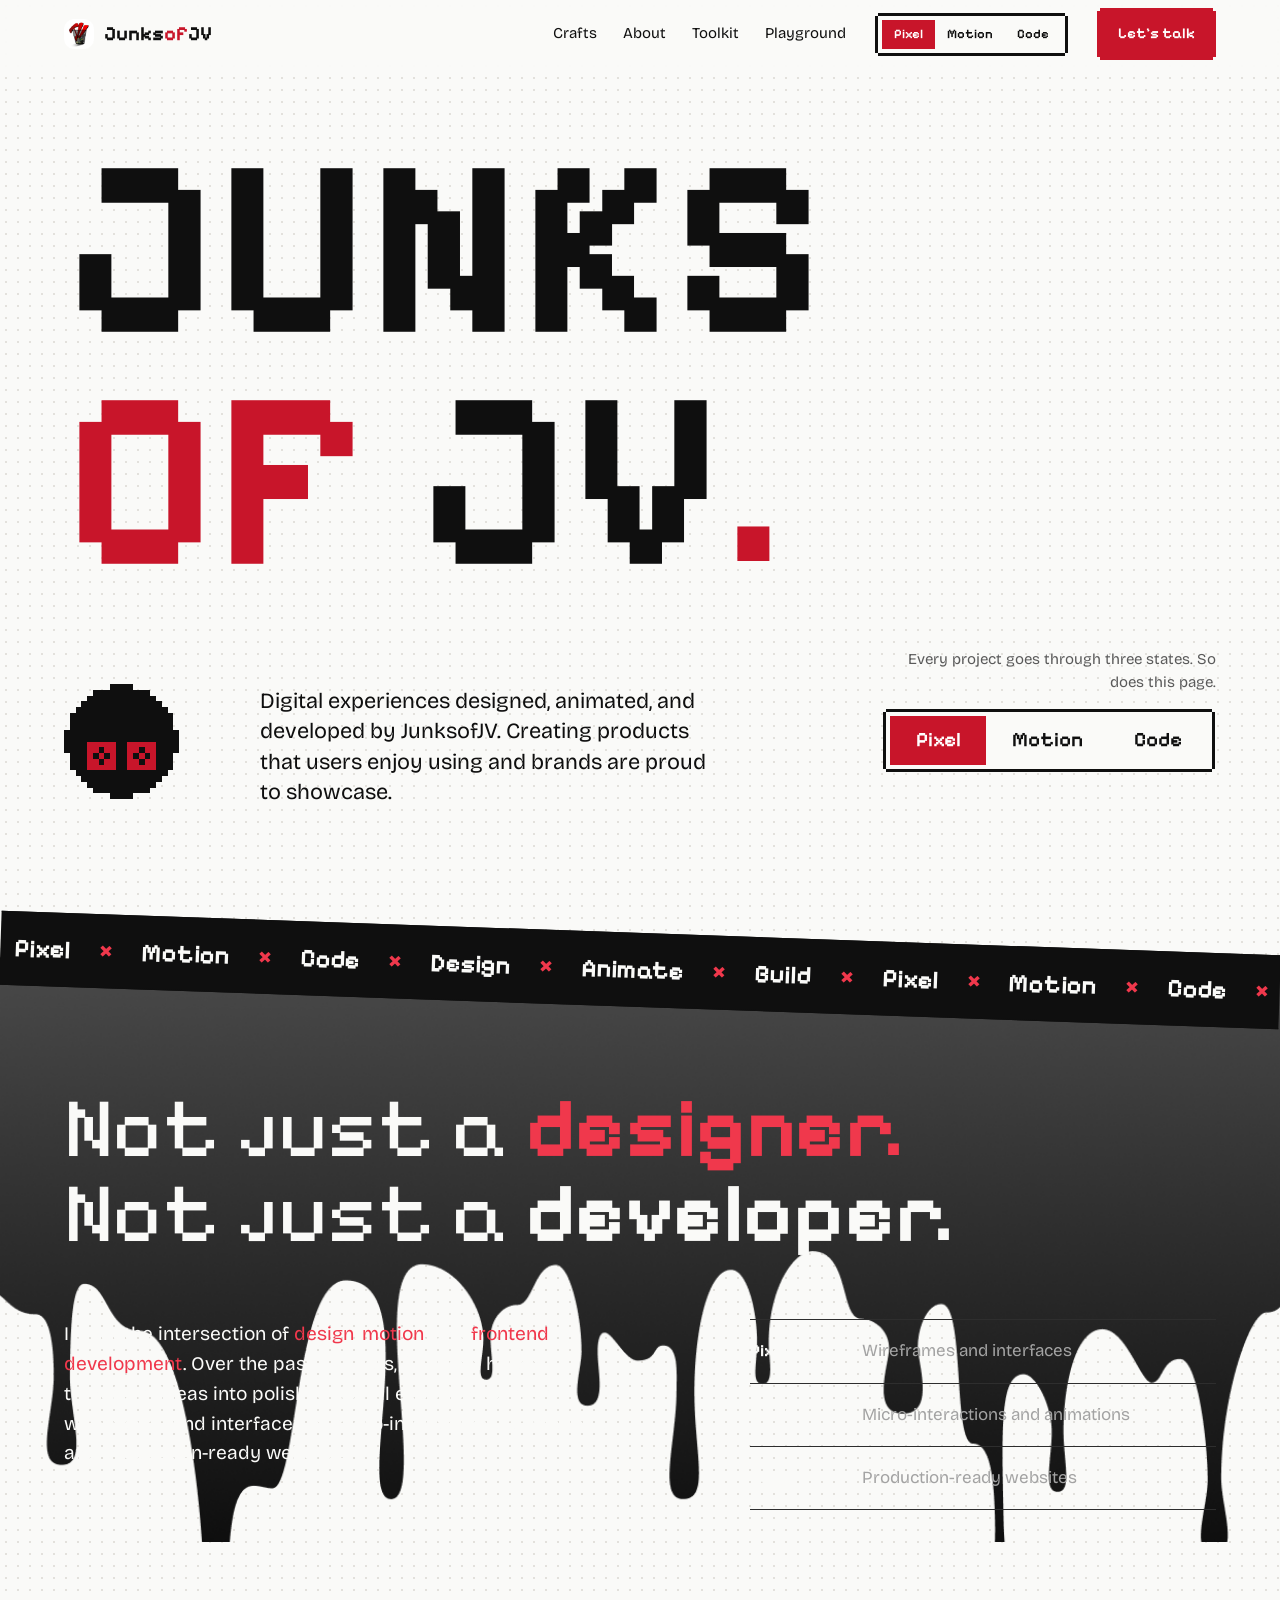
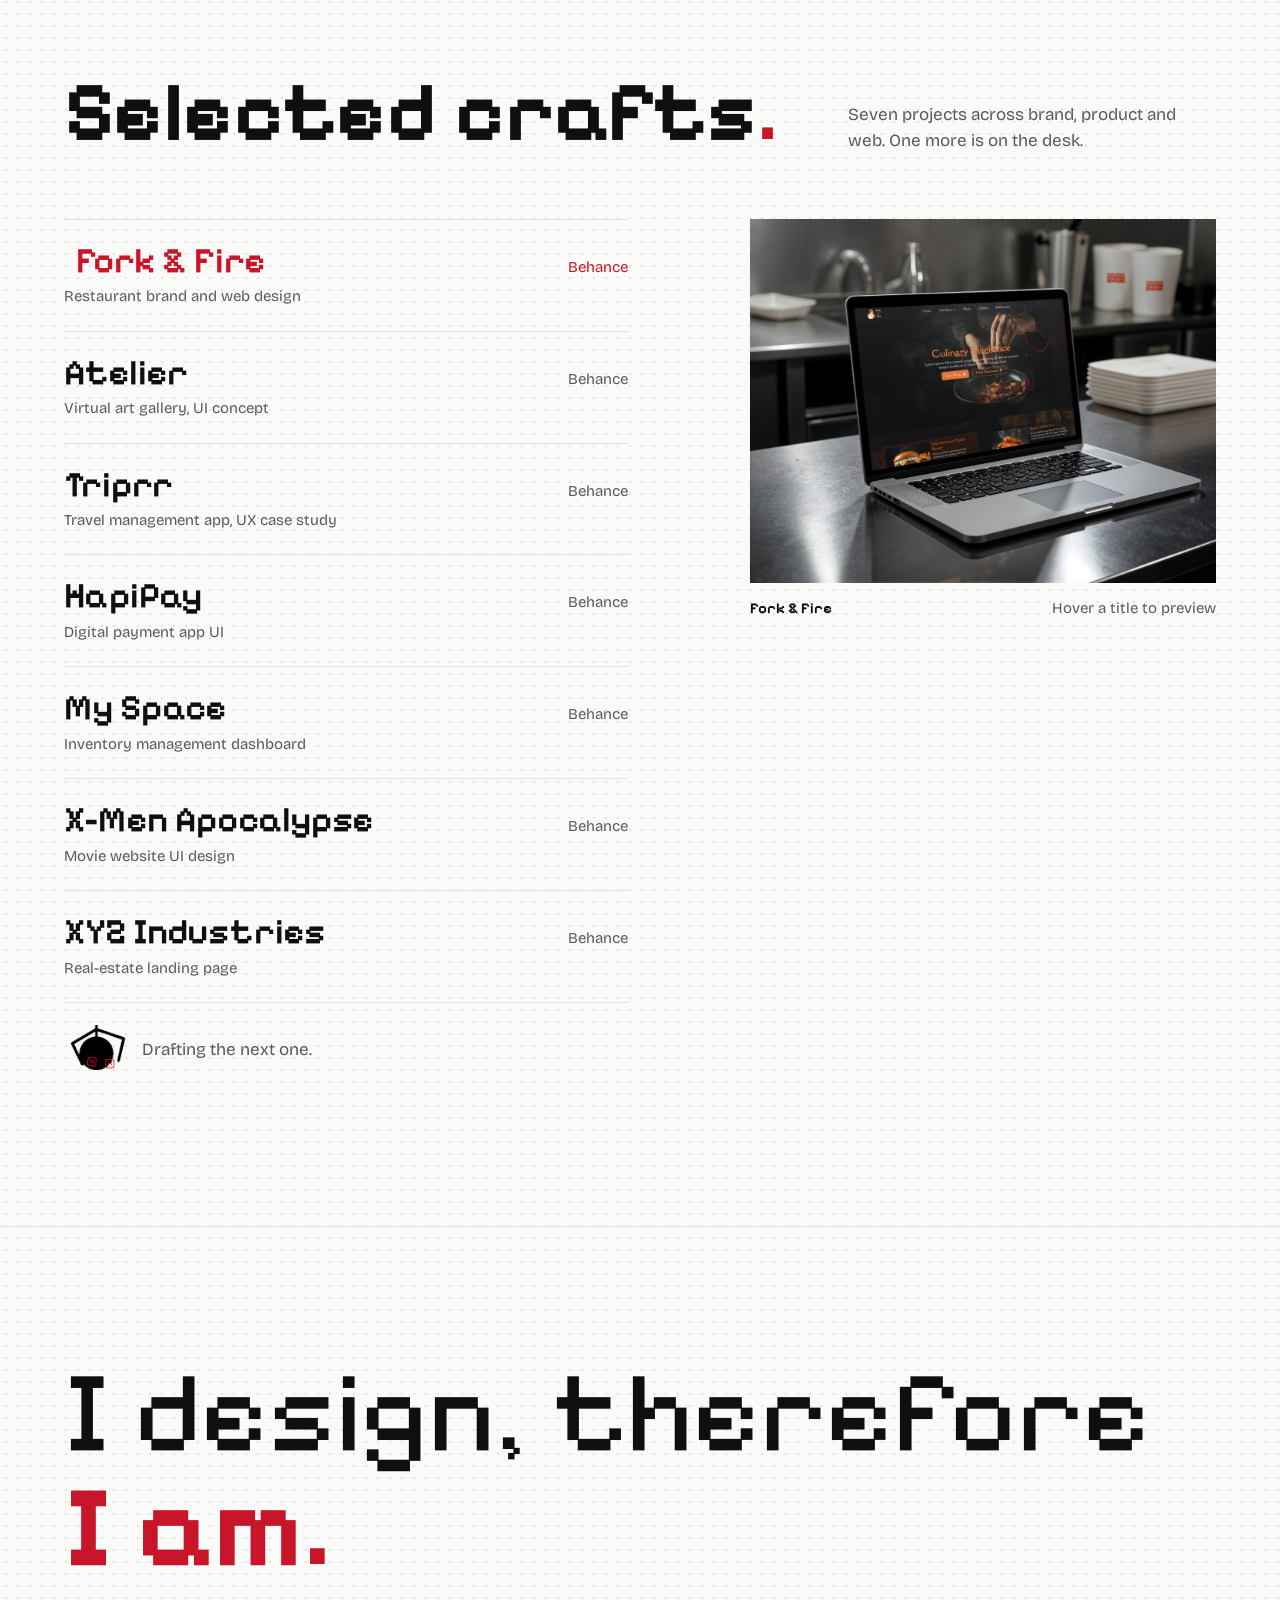
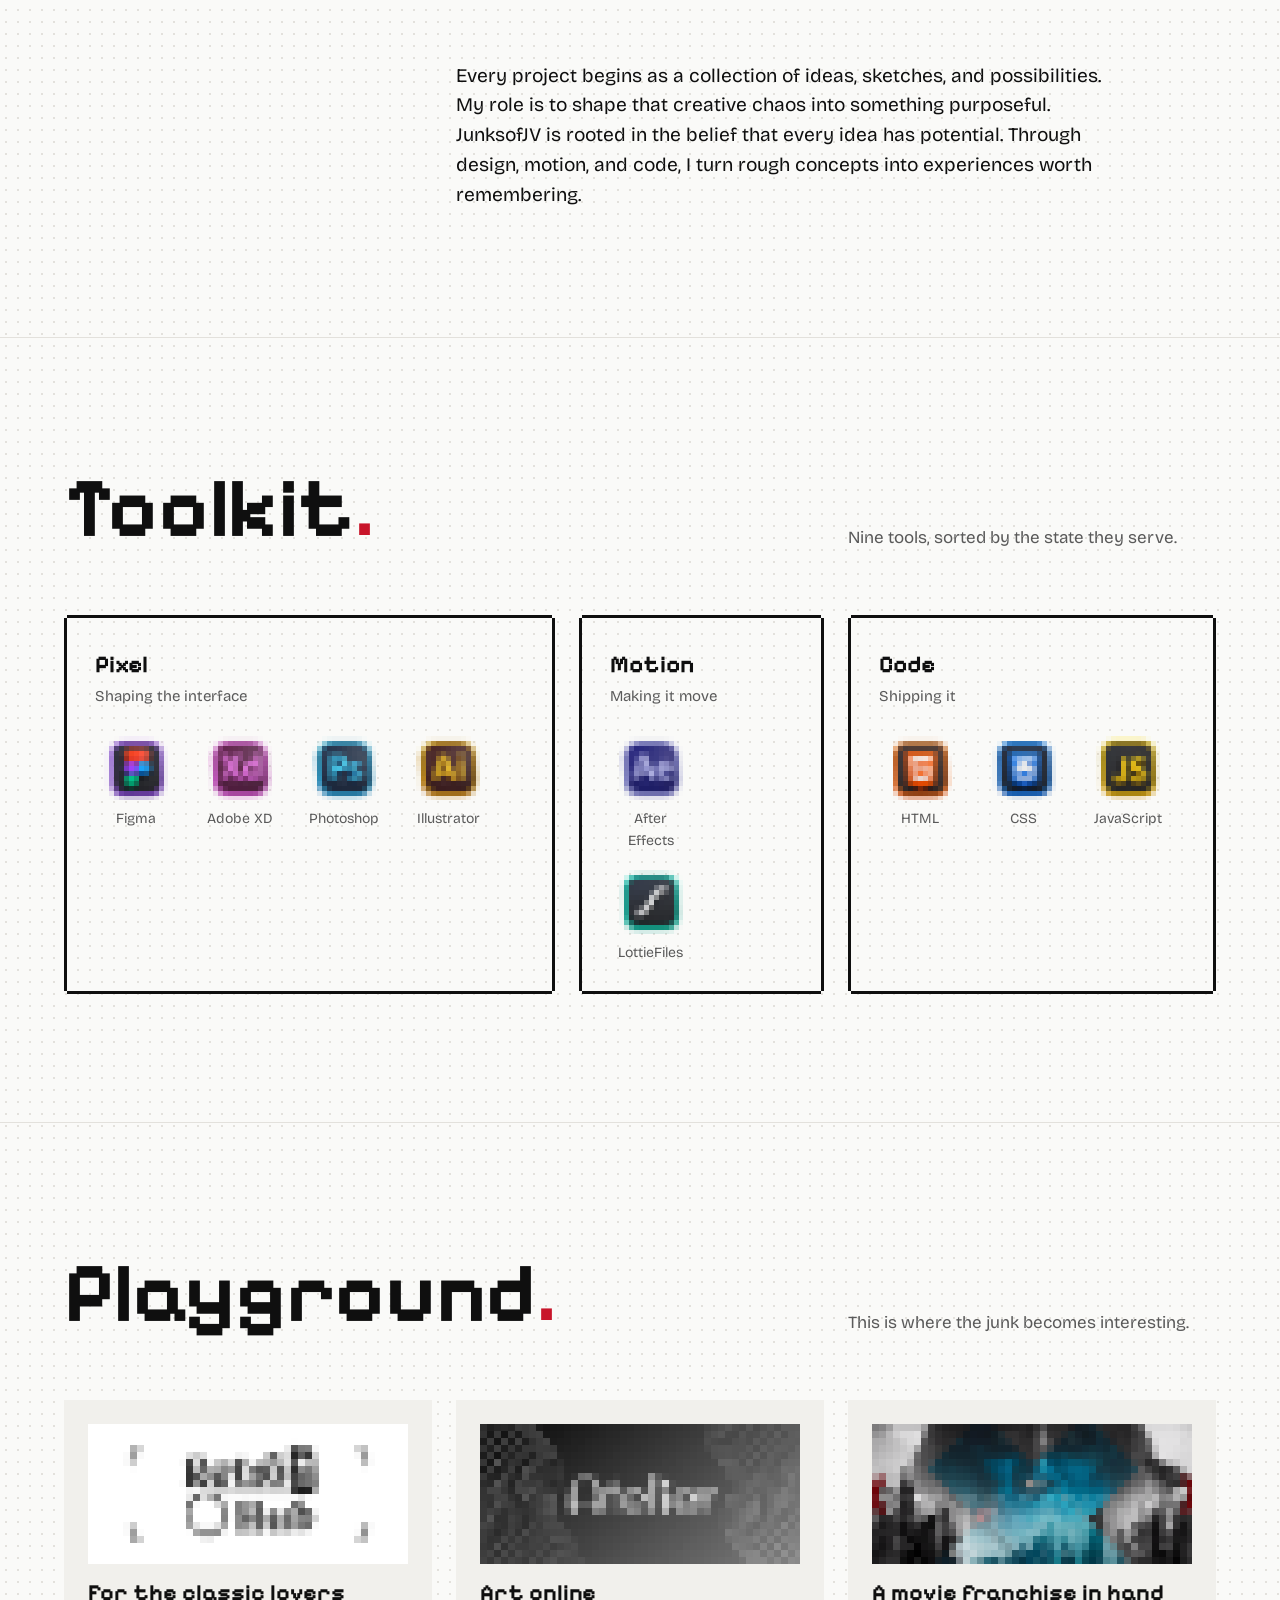
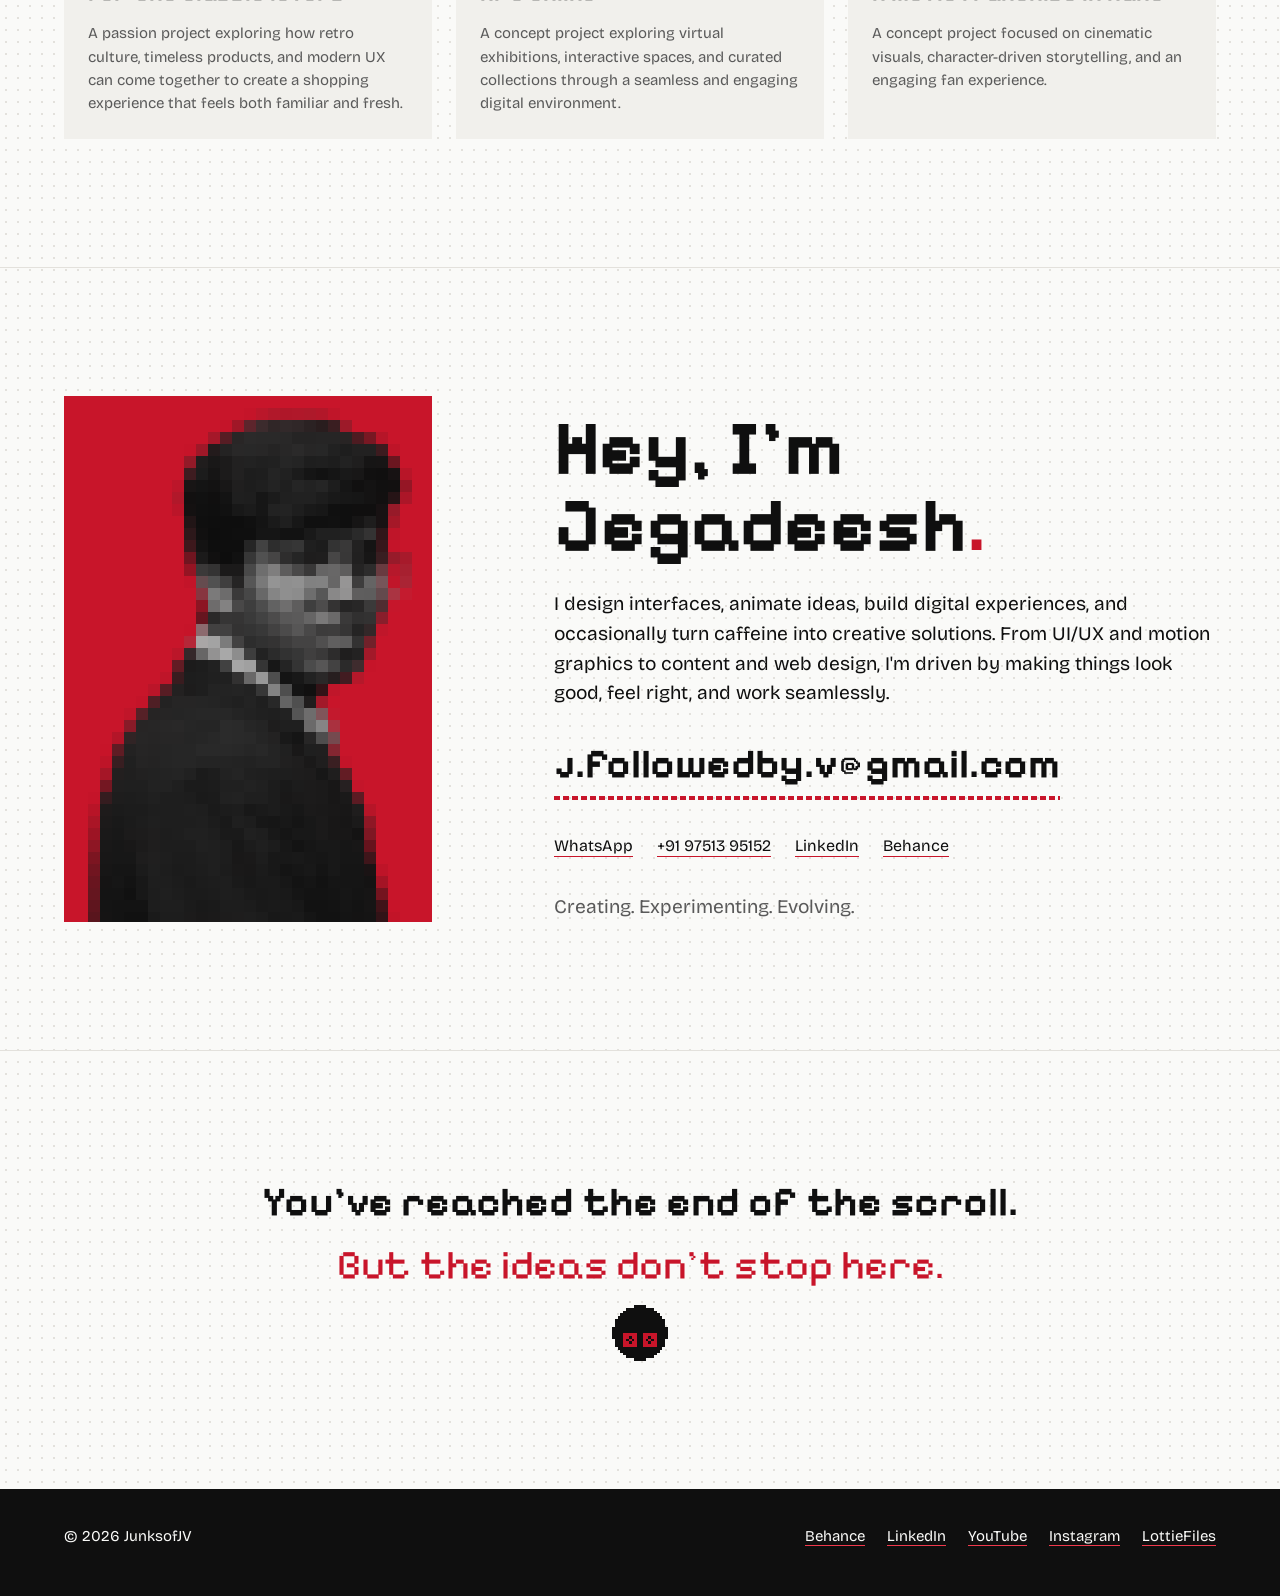
<file: index-red.html>
<!DOCTYPE html>
<html lang="en" data-state="pixel">

<head>
  <meta charset="UTF-8">
  <meta name="viewport" content="width=device-width, initial-scale=1, viewport-fit=cover">
  <title>JunksofJV · Pixel. Motion. Code.</title>
  <meta name="description"
    content="Jegadeesh (JunksofJV): interfaces designed, animated and built. Switch the page between Pixel, Motion and Code.">
  <meta property="og:title" content="JunksofJV · Pixel. Motion. Code.">
  <meta property="og:description"
    content="Same page, three states. Interfaces designed, animated and built by Jegadeesh.">
  <meta property="og:image" content="https://junksofjv.vercel.app/web-app-manifest-512x512.png">
  <meta name="theme-color" content="#FAFAF8" media="(prefers-color-scheme: light)">
  <meta name="theme-color" content="#0F0F0F" media="(prefers-color-scheme: dark)">
  <link rel="icon" type="image/png" sizes="96x96" href="/favicon-96x96.png">
  <link rel="preconnect" href="https://fonts.googleapis.com">
  <link rel="preconnect" href="https://fonts.gstatic.com" crossorigin>
  <link
    href="https://fonts.googleapis.com/css2?family=Bricolage+Grotesque:opsz,wdth,wght@12..96,75..100,200..800&family=Kode+Mono:wght@400..600&family=Pixelify+Sans:wght@400..700&display=swap"
    rel="stylesheet">
  <style>
    /* =================== Tokens =================== */
    :root {
      --paper: #FAFAF8;
      --ink: #0F0F0F;
      --soft: #5A5A5A;
      --line: #E3E1DC;
      --tint: #F1F0EC;
      --red: #C8152A;
      --red-hi: #F0384C;
      --on-ink: #FAFAF8;
      --block: #0F0F0F;
      --block-ink: #FAFAF8;
      --block-soft: #A3A3A3;
      --block-line: #2E2E2E;
      --face: #0F0F0F;
      --sans: "Bricolage Grotesque", "Avenir Next", "Segoe UI", system-ui, sans-serif;
      --pixel: "Pixelify Sans", "Silkscreen", ui-monospace, monospace;
      --mono: "Kode Mono", ui-monospace, Menlo, Consolas, monospace;
      --pad: clamp(20px, 5vw, 72px);
      --max: 1280px;
      --ease: cubic-bezier(.22, 1, .36, 1);
      color-scheme: light;
    }

    @media (prefers-color-scheme: dark) {
      :root:not([data-theme="light"]) {
        --paper: #0F0F0F;
        --ink: #F2F1EE;
        --soft: #A3A3A3;
        --line: #2B2B2B;
        --tint: #181818;
        --on-ink: #0F0F0F;
        --block: #1D1D1D;
        --block-line: #333;
        --face: #F2F1EE;
        --red: #E3243B;
        color-scheme: dark
      }
    }

    :root[data-theme="dark"] {
      --paper: #0F0F0F;
      --ink: #F2F1EE;
      --soft: #A3A3A3;
      --line: #2B2B2B;
      --tint: #181818;
      --on-ink: #0F0F0F;
      --block: #1D1D1D;
      --block-line: #333;
      --face: #F2F1EE;
      --red: #E3243B;
      color-scheme: dark
    }

    /* =================== Base =================== */
    *,
    *::before,
    *::after {
      box-sizing: border-box
    }

    :root {
      padding-top: env(safe-area-inset-top, 0px);
      padding-bottom: env(safe-area-inset-bottom, 0px)
    }

    html {
      scroll-behavior: smooth;
      scroll-padding-top: calc(84px + env(safe-area-inset-top, 0px));
      -webkit-text-size-adjust: 100%
    }

    body {
      margin: 0;
      background: var(--paper);
      color: var(--ink);
      font-family: var(--sans);
      font-size: 17px;
      line-height: 1.55;
      font-optical-sizing: auto;
      overflow-x: hidden
    }

    img {
      max-width: 100%;
      height: auto;
      display: block
    }

    a {
      color: inherit
    }

    h1,
    h2,
    h3,
    p,
    figure {
      margin: 0
    }

    ul {
      list-style: none;
      margin: 0;
      padding: 0
    }

    .wrap {
      width: min(var(--max), 100% - 2*var(--pad));
      margin-inline: auto
    }

    .dot {
      color: var(--red)
    }

    .skip {
      position: absolute;
      left: 12px;
      top: -60px;
      background: var(--red);
      color: #fff;
      padding: 10px 14px;
      z-index: 200
    }

    .skip:focus {
      top: 12px
    }

    :focus-visible {
      outline: 3px solid var(--red);
      outline-offset: 3px
    }

    /* =================== Header =================== */
    .top {
      position: sticky;
      top: 0;
      z-index: 50;
      background: color-mix(in srgb, var(--paper) 90%, transparent);
      backdrop-filter: blur(8px);
      -webkit-backdrop-filter: blur(8px);
      border-bottom: 1px solid transparent;
      transition: border-color .2s
    }

    .top.is-stuck {
      border-bottom-color: var(--line)
    }

    .top__in {
      display: flex;
      align-items: center;
      gap: 28px;
      height: 68px
    }

    .brand {
      display: flex;
      align-items: center;
      gap: 10px;
      font-weight: 750;
      font-stretch: 88%;
      text-decoration: none;
      font-size: 20px;
      letter-spacing: -.01em
    }

    .brand svg {
      width: 30px;
      height: 30px
    }

    .links {
      display: flex;
      gap: 26px;
      margin-left: auto
    }

    .links a {
      text-decoration: none;
      font-size: 15px;
      padding-block: 8px;
      background: linear-gradient(var(--red), var(--red)) 0 100%/0 2px no-repeat;
      transition: background-size .25s var(--ease)
    }

    .links a:hover {
      background-size: 100% 2px
    }

    .talk {
      font-size: 15px;
      font-weight: 650;
      text-decoration: none;
      padding: 11px 18px;
      background: var(--red);
      color: #fff;
      border-radius: 16px;
      display: inline-block;
      transition: background-color .2s, transform .25s var(--ease)
    }

    .talk:hover {
      background: var(--ink);
      color: var(--paper)
    }

    .progress {
      position: fixed;
      left: 0;
      right: 0;
      top: 0;
      height: 3px;
      background: var(--red);
      transform-origin: 0 50%;
      transform: scaleX(0);
      z-index: 70;
      pointer-events: none;
      opacity: 0
    }

    /* =================== Mascot =================== */
    .m-sm,
    .m-px {
      display: block;
      width: 100%;
      height: 100%;
      overflow: visible
    }

    .m-px {
      display: none
    }

    .m-face {
      fill: var(--face)
    }

    .mwrap {
      display: inline-block;
      position: relative
    }

    /* =================== The switch =================== */
    .switch {
      display: inline-flex;
      padding: 4px;
      border: 1.5px solid var(--ink);
      border-radius: 16px;
      position: relative;
      isolation: isolate;
      background: var(--paper)
    }

    .switch button {
      appearance: none;
      border: 0;
      background: none;
      color: var(--ink);
      font: 650 15px/1 var(--sans);
      padding: 10px 16px;
      border-radius: 20px;
      cursor: pointer;
      position: relative;
      z-index: 1;
      transition: color .25s
    }

    .switch button[aria-pressed="true"] {
      color: #fff
    }

    .switch .pill {
      position: absolute;
      z-index: 0;
      top: 4px;
      bottom: 4px;
      left: 4px;
      border-radius: 16px;
      background: var(--red);
      transition: transform .4s var(--ease), width .4s var(--ease)
    }

    .switch button[aria-disabled="true"] {
      opacity: .4;
      cursor: not-allowed
    }

    .switch--lg button {
      font-size: clamp(17px, 1.6vw, 22px);
      padding: 14px clamp(18px, 2vw, 28px)
    }

    .top .switch button {
      font-size: 13px;
      padding: 8px 12px
    }

    /* =================== Hero =================== */
    .hero {
      padding-block: clamp(28px, 5vw, 72px) clamp(48px, 6vw, 88px)
    }

    .name {
      font-weight: 780;
      font-stretch: 82%;
      font-size: clamp(88px, 25vw, 300px);
      line-height: .84;
      letter-spacing: -.025em;
      margin-left: -.04em
    }

    .name .l {
      display: inline-block;
      font-weight: var(--wg, 780);
      font-stretch: calc(var(--w, 82) * 1%);
      transition: font-weight .45s var(--ease), font-stretch .45s var(--ease)
    }

    .name .of {
      color: var(--red)
    }

    .hero__grid {
      display: grid;
      grid-template-columns: repeat(12, 1fr);
      gap: 24px;
      align-items: end;
      margin-top: clamp(28px, 4vw, 56px)
    }

    .hero__mascot {
      grid-column: 1 / span 2
    }

    .hero__mascot .mwrap {
      width: clamp(72px, 9vw, 128px);
      height: clamp(72px, 9vw, 128px)
    }

    .hero__intro {
      grid-column: 3 / span 5;
      font-size: clamp(19px, 1.7vw, 24px);
      line-height: 1.4
    }

    .hero__try {
      grid-column: 8 / span 5;
      justify-self: end;
      display: grid;
      gap: 14px;
      justify-items: end;
      text-align: right
    }

    .hero__try p {
      font-size: 15px;
      color: var(--soft);
      max-width: 32ch
    }

    .status {
      font-size: 14px;
      color: var(--soft);
      min-height: 1.4em
    }

    /* =================== Ticker =================== */
   .ticker {
    background: var(--ink);
    color: var(--paper);
    overflow: hidden;
    border-block: 1px solid var(--ink);
    rotate: 2deg;
    top: 48px;
    position: relative;
}

    .ticker__track {
      display: flex;
      width: max-content
    }

    .ticker__g {
      display: flex;
      align-items: center;
      gap: 28px;
      padding: 16px 14px;
      font-weight: 700;
      font-stretch: 85%;
      font-size: clamp(18px, 2vw, 28px);
      letter-spacing: -.01em;
      white-space: nowrap
    }

    .ticker__g b {
      color: var(--red-hi);
      font-weight: 700
    }

    @keyframes tick {
      to {
        transform: translateX(-50%)
      }
    }

    /* =================== Section scaffolding =================== */
    .sec {
      padding-block: clamp(80px, 10vw, 152px)
    }

    .sec+.sec {
      border-top: 1px solid var(--line)
    }

    .sec__head {
      display: grid;
      grid-template-columns: repeat(12, 1fr);
      gap: 24px;
      align-items: end;
      margin-bottom: clamp(40px, 5vw, 72px)
    }

    .h2 {
      grid-column: 1 / span 8;
      font-weight: 760;
      font-stretch: 82%;
      font-size: clamp(46px, 6.6vw, 104px);
      line-height: .92;
      letter-spacing: -.035em
    }

    .sec__head p {
      grid-column: 9 / span 4;
      color: var(--soft)
    }

    /* =================== About (black block) =================== */
    .about {
      background: none;
      color: var(--block-ink);
      --face: #FAFAF8;
      --soft: var(--block-soft);
      --line: var(--block-line)
    }

    .about__in {
      padding-block: clamp(80px, 10vw, 140px) 32px
    }

    .statement {
      font-weight: 700;
      font-stretch: 78%;
      font-size: clamp(42px, 6.6vw, 108px);
      line-height: .98;
      letter-spacing: -.035em
    }

    .statement .not {
      font-weight: 250;
      font-stretch: 100%
    }

    .statement .r {
      color: var(--red-hi)
    }

    .statement .w {
      display: inline-block
    }

    .about__body {
      display: grid;
      grid-template-columns: repeat(12, 1fr);
      gap: 24px;
      margin-top: clamp(40px, 5vw, 72px)
    }

    .about__body>p {
      grid-column: 1 / span 6;
      font-size: clamp(18px, 1.5vw, 21px)
    }

    .about__body>p em {
      font-style: normal;
      color: var(--red-hi)
    }

    .states {
      grid-column: 8 / span 5
    }

    .states li {
      display: grid;
      grid-template-columns: 96px 1fr;
      gap: 16px;
      padding: 18px 0;
      border-top: 1px solid var(--line);
      color: var(--soft)
    }

    .states li:last-child {
      border-bottom: 1px solid var(--line)
    }

    .states b {
      color: var(--block-ink);
      font-weight: 700
    }

    .drips {
      display: block;
      width: 100%;
      height: auto;
      background: var(--paper);
      fill: var(--block)
    }

    .drips .d {
      transform-box: fill-box;
      transform-origin: top
    }

    .drips--px {
      display: none
    }

    /* =================== Pixel canvases =================== */
    .pix {
      position: relative;
      display: block
    }

    .pix__c {
      position: absolute;
      inset: 0;
      width: 100%;
      height: 100%;
      display: none;
      image-rendering: pixelated;
      pointer-events: none
    }

    /* =================== Work index =================== */
    .work {
      display: grid;
      grid-template-columns: repeat(12, 1fr);
      gap: 24px;
      align-items: start
    }

    .work__list {
      grid-column: 1 / span 6
    }

    .work__item {
      display: grid;
      grid-template-columns: 1fr auto;
      gap: 6px 16px;
      align-items: baseline;
      padding: 22px 0;
      border-top: 1px solid var(--line);
      text-decoration: none
    }

    .work__item h3 {
      font-weight: 680;
      font-stretch: 85%;
      font-size: clamp(26px, 2.8vw, 40px);
      letter-spacing: -.025em;
      line-height: 1.05;
      transition: font-stretch .35s var(--ease), transform .35s var(--ease), color .2s
    }

    .work__item p {
      grid-column: 1;
      color: var(--soft);
      font-size: 15px
    }

    .work__item .go {
      grid-row: 1;
      grid-column: 2;
      font-size: 15px;
      color: var(--soft);
      transition: color .2s
    }

    .work__item:hover h3,
    .work__item.is-active h3 {
      font-stretch: 100%;
      transform: translateX(8px)
    }

    .work__item:hover .go,
    .work__item.is-active .go {
      color: var(--red)
    }

    .thumbwrap {
      display: none
    }

    .work__draft {
      padding: 22px 0;
      color: var(--soft);
      display: flex;
      align-items: center;
      gap: 14px;
      border-top: 1px solid var(--line)
    }

    .work__draft img {
      width: 64px
    }

    .work__preview {
      grid-column: 8 / span 5;
      position: sticky;
      top: 108px
    }

    .frame {
      position: relative;
      background: var(--tint);
      aspect-ratio: 606/474;
      overflow: hidden;
      border-radius: 6px
    }

    .frame img {
      position: absolute;
      inset: 0;
      width: 100%;
      height: 100%;
      object-fit: cover;
      opacity: 0;
      transform: scale(1.03);
      transition: opacity .45s var(--ease), transform .6s var(--ease)
    }

    .frame img.is-on {
      opacity: 1;
      transform: none
    }

    .preview__cap {
      margin-top: 14px;
      display: flex;
      justify-content: space-between;
      gap: 16px;
      font-size: 15px;
      color: var(--soft)
    }

    .preview__cap b {
      color: var(--ink);
      font-weight: 650
    }

    /* =================== Philosophy =================== */
    .philo {
      display: grid;
      grid-template-columns: repeat(12, 1fr);
      gap: 24px
    }

    .quote {
      grid-column: 1 / -1;
      font-weight: 250;
      font-size: clamp(56px, 9vw, 168px);
      line-height: .9;
      letter-spacing: -.045em
    }

    .quote em {
      font-style: normal;
      font-weight: 800;
      font-stretch: 75%;
      color: var(--red);
      display: inline-block
    }

    .philo p {
      grid-column: 5 / span 7;
      font-size: clamp(18px, 1.5vw, 21px);
      margin-top: clamp(32px, 4vw, 56px)
    }

    /* =================== Toolkit =================== */
    .tools {
      display: grid;
      grid-template-columns: 4fr 2fr 3fr;
      gap: 24px
    }

    .tools section {
      border: 1.5px solid var(--ink);
      border-radius: 6px;
      padding: 28px;
      position: relative
    }

    .tools h3 {
      font-weight: 750;
      font-stretch: 88%;
      font-size: 24px;
      letter-spacing: -.01em
    }

    .tools h3+p {
      color: var(--soft);
      font-size: 15px;
      margin-top: 2px
    }

    .tools ul {
      display: flex;
      flex-wrap: wrap;
      gap: 18px 22px;
      margin-top: 28px
    }

    .tools li {
      display: grid;
      justify-items: center;
      gap: 8px;
      font-size: 14px;
      width: 82px;
      text-align: center;
      color: var(--soft)
    }

    .tools .pix {
      width: 64px;
      height: 64px
    }

    .tools img {
      width: 64px;
      height: 64px;
      object-fit: contain
    }

    /* =================== Playground =================== */
    .play {
      display: grid;
      grid-template-columns: repeat(3, 1fr);
      gap: 24px
    }

    .play article {
      background: var(--tint);
      border-radius: 6px;
      padding: 24px;
      display: flex;
      flex-direction: column;
      gap: 16px;
      transition: transform .4s var(--ease)
    }

    .play .logo {
      height: 140px;
      background: #fff;
      border-radius: 3px;
      overflow: hidden
    }

    .play .logo img {
      width: 100%;
      height: 100%;
      object-fit: cover
    }

    .play .logo--contain img {
      object-fit: contain
    }

    .play h3 {
      font-weight: 720;
      font-stretch: 88%;
      font-size: clamp(20px, 1.8vw, 26px);
      letter-spacing: -.015em;
      line-height: 1.15
    }

    .play p {
      color: var(--soft);
      font-size: 15px
    }

    /* =================== Contact =================== */
    .hello {
      display: grid;
      grid-template-columns: repeat(12, 1fr);
      gap: 24px;
      align-items: end
    }

    .hello figure {
    grid-column: 1 / span 4;
    border-radius: 6px;
    overflow: hidden;
    aspect-ratio: 364/520;
    background: var(--red);
}

    .hello figure img {
      width: 100%;
      height: 100%;
      object-fit: cover;
      object-position: 50% 100%;
      filter: grayscale(1) contrast(1.05);
    }

    .hello figure .pix {
      height: 100%
    }

    .hello__txt {
      grid-column: 6 / span 7;
      display: grid;
      gap: 24px
    }

    .hello__txt h2 {
      font-weight: 760;
      font-stretch: 82%;
      font-size: clamp(46px, 6vw, 96px);
      line-height: .92;
      letter-spacing: -.035em
    }

    .hello__txt>p {
      font-size: clamp(18px, 1.5vw, 21px)
    }

    .mail {
      font-weight: 680;
      font-size: clamp(22px, 3.2vw, 46px);
      letter-spacing: -.02em;
      text-decoration: none;
      overflow-wrap: anywhere;
      background: linear-gradient(var(--red), var(--red)) 0 100%/100% 3px no-repeat;
      padding-bottom: 4px;
      width: fit-content;
      display: inline-block;
      transition: color .2s, transform .25s var(--ease)
    }

    .mail:hover {
      color: var(--red)
    }

    .elsewhere {
      display: flex;
      flex-wrap: wrap;
      gap: 4px 24px
    }

    .elsewhere a {
      font-size: 16px;
      padding-block: 10px;
      display: inline-block;
      text-underline-offset: 5px;
      text-decoration-color: var(--red)
    }

    .motto {
      color: var(--soft)
    }

    /* =================== End + footer =================== */
    .end {
      padding-block: clamp(80px, 10vw, 140px);
      text-align: center;
      border-top: 1px solid var(--line);
      display: grid;
      justify-items: center;
      gap: 18px
    }

    .end p {
      font-weight: 680;
      font-stretch: 88%;
      font-size: clamp(26px, 3.2vw, 48px);
      line-height: 1.1;
      letter-spacing: -.02em
    }

    .end p+p {
      font-weight: 250;
      font-stretch: 100%;
      color: var(--red)
    }

    .end .mwrap {
      width: 56px;
      height: 56px
    }

    .foot {
      background: var(--ink);
      color: var(--paper);
      padding-block: 28px 40px;
      font-size: 15px
    }

    .foot__in {
      display: flex;
      justify-content: space-between;
      align-items: center;
      gap: 12px 24px;
      flex-wrap: wrap
    }

    .foot ul {
      display: flex;
      flex-wrap: wrap;
      gap: 4px 22px
    }

    .foot a {
      padding-block: 8px;
      display: inline-block;
      text-underline-offset: 4px;
      text-decoration-color: var(--red-hi)
    }

    .foot a:hover {
      color: var(--red-hi)
    }

    /* =========================================================
   STATE: PIXEL  (everything snaps to the grid)
   ========================================================= */
    html[data-state="pixel"] body {
      background-image: radial-gradient(var(--line) 1.2px, transparent 1.4px);
      background-size: 12px 12px
    }

    html[data-state="pixel"] .about {
      background-image: radial-gradient(#262626 1.2px, transparent 1.4px);
      background-size: 12px 12px
    }

    html[data-state="pixel"] :is(.name, .h2, .statement, .quote, .hello__txt h2, .work__item h3, .tools h3, .play h3, .end p, .brand, .ticker__g, .mail, .states b, .preview__cap b) {
      font-family: var(--pixel);
      font-stretch: 100%;
      letter-spacing: 0
    }

    html[data-state="pixel"] .name {
      text-transform: uppercase;
      font-weight: 700;
      font-size: clamp(64px, 24vw, 252px);
      line-height: .92;
      margin-left: 0
    }

    html[data-state="pixel"] .name .l {
      font-weight: 700;
      font-stretch: 100%;
      transition: none
    }

    html[data-state="pixel"] .statement,
    html[data-state="pixel"] .quote {
      font-weight: 700;
      line-height: 1
    }

    html[data-state="pixel"] .statement .not,
    html[data-state="pixel"] .quote {
      font-weight: 400
    }

    html[data-state="pixel"] .quote em {
      font-weight: 700
    }

    html[data-state="pixel"] .h2,
    html[data-state="pixel"] .hello__txt h2 {
      font-weight: 700;
      line-height: 1
    }

    html[data-state="pixel"] .work__item h3 {
      font-weight: 600
    }

    html[data-state="pixel"] .work__item:hover h3,
    html[data-state="pixel"] .work__item.is-active h3 {
      color: var(--red);
      transform: translateX(12px)
    }

    html[data-state="pixel"] .m-sm {
      display: none
    }

    html[data-state="pixel"] .m-px {
      display: block
    }

    html[data-state="pixel"] .pix__c {
      display: block
    }

    html[data-state="pixel"] .pix:not(.is-sharp) img {
      visibility: hidden
    }

    html[data-state="pixel"] .pix.is-sharp .pix__c {
      display: none
    }

    html[data-state="pixel"] .drips--sm {
      display: none
    }

    html[data-state="pixel"] .drips--px {
      display: block
    }

    html[data-state="pixel"] :is(.frame, .tools section, .play article, .play .logo, .hello figure) {
      border-radius: 0
    }

    html[data-state="pixel"] .switch {
      border: 0;
      border-radius: 0;
      margin: 4px;
      box-shadow: 0 -3px 0 0 var(--ink), 0 3px 0 0 var(--ink), -3px 0 0 0 var(--ink), 3px 0 0 0 var(--ink)
    }

    html[data-state="pixel"] .switch button {
      font-family: var(--pixel);
      font-weight: 600;
      border-radius: 0
    }

    html[data-state="pixel"] .switch .pill {
      border-radius: 0;
      transition: transform .25s steps(4), width .25s steps(4)
    }

    html[data-state="pixel"] .talk {
      font-family: var(--pixel);
      font-weight: 600;
      border-radius: 0;
      margin: 3px;
      box-shadow: 0 -3px 0 0 var(--red), 0 3px 0 0 var(--red), -3px 0 0 0 var(--red), 3px 0 0 0 var(--red)
    }

    html[data-state="pixel"] .talk:hover {
      box-shadow: 0 -3px 0 0 var(--ink), 0 3px 0 0 var(--ink), -3px 0 0 0 var(--ink), 3px 0 0 0 var(--ink)
    }

    html[data-state="pixel"] .tools section {
      border: 0;
      margin: 3px;
      box-shadow: 0 -3px 0 0 var(--ink), 0 3px 0 0 var(--ink), -3px 0 0 0 var(--ink), 3px 0 0 0 var(--ink)
    }

    html[data-state="pixel"] .mail {
      background-image: repeating-linear-gradient(90deg, var(--red) 0 6px, transparent 6px 9px);
      background-size: 100% 4px
    }

    /* =========================================================
   STATE: CODE  (the page shows how it is built)
   ========================================================= */
    html[data-state="code"] body {
      font-family: var(--mono);
      font-size: 15px
    }

    html[data-state="code"] :is(.name, .h2, .statement, .quote, .hello__txt h2, .work__item h3, .end p, .brand, .ticker__g, .tools h3, .play h3, .mail) {
      font-family: var(--mono);
      font-stretch: 100%;
      letter-spacing: -.04em;
      font-weight: 600
    }

    html[data-state="code"] .name {
      font-size: clamp(56px, 13.5vw, 200px)
    }

    html[data-state="code"] .name .l {
      font-stretch: 100%
    }

    html[data-state="code"] .quote {
      font-size: clamp(40px, 7.4vw, 120px)
    }

    html[data-state="code"] [data-tag] {
      outline: 1px dashed color-mix(in srgb, var(--red) 70%, transparent);
      outline-offset: 4px;
      position: relative
    }

    html[data-state="code"] [data-tag]::before {
      content: attr(data-tag);
      position: absolute;
      top: -1.65em;
      left: 0;
      font: 500 11px/1.4 var(--mono);
      letter-spacing: 0;
      color: #fff;
      background: var(--red);
      padding: 1px 6px;
      white-space: nowrap;
      z-index: 5;
      pointer-events: none
    }

    html[data-state="code"] img {
      filter: grayscale(1) contrast(.9)
    }

    html[data-state="code"] .m-face {
      fill: none;
      stroke: var(--ink);
      stroke-width: 1.5;
      stroke-dasharray: 4 3
    }

    html[data-state="code"] .about .m-face {
      stroke: #FAFAF8
    }

    html[data-state="code"] :is(.switch, .switch button, .switch .pill, .talk, .tools section, .frame, .play article, .play .logo, .hello figure) {
      border-radius: 0
    }

    .gridlay {
      position: fixed;
      inset: 0;
      z-index: 40;
      pointer-events: none;
      opacity: 0;
      transition: opacity .3s
    }

    .gridlay .wrap {
      height: 100%;
      display: grid;
      grid-template-columns: repeat(12, 1fr);
      gap: 24px
    }

    .gridlay span {
      background: color-mix(in srgb, var(--red) 6%, transparent);
      border-inline: 1px solid color-mix(in srgb, var(--red) 22%, transparent)
    }

    html[data-state="code"] .gridlay {
      opacity: 1
    }

    .inspector {
      position: fixed;
      left: 16px;
      bottom: calc(16px + env(safe-area-inset-bottom, 0px));
      z-index: 60;
      background: #0F0F0F;
      color: #FAFAF8;
      font: 500 12px/1.6 var(--mono);
      padding: 10px 14px;
      min-width: 230px;
      transform: translateY(calc(100% + 32px));
      visibility: hidden;
      transition: transform .35s var(--ease), visibility 0s .35s;
      pointer-events: none;
      border-left: 3px solid var(--red)
    }

    html[data-state="code"] .inspector {
      transform: none;
      visibility: visible;
      transition: transform .35s var(--ease)
    }

    .inspector b {
      font-weight: 600;
      color: var(--red-hi)
    }

    /* =========================================================
   MOTION (runs in Motion; light touches in Pixel)
   ========================================================= */
    @media (prefers-reduced-motion: no-preference) {

      /* ticker: smooth in Motion, stepped in Pixel, frozen in Code */
      html[data-state="motion"] .ticker__track {
        animation: tick 30s linear infinite
      }

      html[data-state="pixel"] .ticker__track {
        animation: tick 30s steps(90) infinite
      }

      .ticker:hover .ticker__track {
        animation-play-state: paused
      }

      /* mascot blink everywhere, stepped for the pixel one */
      .m-eyes {
        transform-box: fill-box;
        transform-origin: center;
        animation: blink 4.2s infinite
      }

      .px-eyes {
        animation: pxblink 4.2s steps(1) infinite
      }

      @keyframes blink {

        0%,
        93%,
        100% {
          transform: scaleY(1)
        }

        96% {
          transform: scaleY(.1)
        }
      }

      @keyframes pxblink {

        0%,
        93%,
        100% {
          opacity: 1
        }

        95% {
          opacity: 0
        }
      }

      /* Motion state: entrance + reveals */
      html[data-state="motion"].enter .name .l {
        animation: rise .8s var(--ease) both;
        animation-delay: calc(var(--i) * 45ms)
      }

      @keyframes rise {
        from {
          opacity: 0;
          transform: translateY(45%) rotate(4deg)
        }

        to {
          opacity: 1;
          transform: none
        }
      }

      html[data-state="motion"] .hero__mascot .mwrap {
        animation: float 4s ease-in-out infinite
      }

      @keyframes float {
        50% {
          transform: translateY(-10px) rotate(-4deg)
        }
      }

      html[data-state="motion"] .rv:not(.is-in) {
        opacity: 0;
        transform: translateY(28px)
      }

      html[data-state="motion"] .rv {
        transition: opacity .8s var(--ease), transform .8s var(--ease);
        transition-delay: calc(var(--d, 0) * 70ms)
      }

      html[data-state="motion"] .mask:not(.is-in) {
        clip-path: inset(0 0 100% 0);
        transform: translateY(20px)
      }

      html[data-state="motion"] .mask {
        transition: clip-path 1s var(--ease), transform 1s var(--ease)
      }

      html[data-state="motion"] .statement:not(.is-in) .w {
        opacity: .12;
        transform: translateY(16px)
      }

      html[data-state="motion"] .statement .w {
        transition: opacity .6s var(--ease), transform .6s var(--ease);
        transition-delay: calc(var(--i) * 70ms)
      }

      html[data-state="motion"] .drips--sm:not(.is-in) .d {
        transform: scaleY(.2)
      }

      html[data-state="motion"] .drips--sm .d {
        transition: transform 1.1s var(--ease);
        transition-delay: calc(var(--i) * 45ms)
      }

      html[data-state="pixel"] .drips--px:not(.is-in) .d {
        transform: scaleY(.3)
      }

      html[data-state="pixel"] .drips--px .d {
        transition: transform .9s steps(6);
        transition-delay: calc(var(--i) * 60ms)
      }

      html[data-state="motion"] .tools li .pix {
        animation: bob 3.2s ease-in-out infinite;
        animation-delay: calc(var(--n, 0) * -.4s)
      }

      @keyframes bob {
        50% {
          transform: translateY(-8px)
        }
      }

      html[data-state="motion"] .tools li:hover .pix {
        animation-play-state: paused;
        transform: rotate(-8deg) scale(1.12);
        transition: transform .25s var(--ease)
      }

      html[data-state="motion"] .play article:hover {
        transform: rotate(-1.5deg) translateY(-8px)
      }

      html[data-state="motion"] .play article:nth-child(2):hover {
        transform: rotate(1.5deg) translateY(-8px)
      }

      html[data-state="motion"] .quote em {
        animation: stretch 2.6s var(--ease) infinite alternate
      }

      @keyframes stretch {
        from {
          font-stretch: 75%
        }

        to {
          font-stretch: 100%
        }
      }

      html[data-state="motion"] .end .mwrap {
        animation: float 3s ease-in-out infinite
      }

      html[data-state="motion"] .frame {
        transition: transform .5s var(--ease)
      }

      @supports (animation-timeline: scroll()) {
        html[data-state="motion"] .progress {
          opacity: 1;
          animation: grow linear both;
          animation-timeline: scroll(root)
        }

        @keyframes grow {
          to {
            transform: scaleX(1)
          }
        }
      }
    }

    @media (prefers-reduced-motion: reduce) {

      *,
      *::before,
      *::after {
        transition-duration: .01ms !important;
        animation: none !important;
        scroll-behavior: auto !important
      }
    }

    /* =================== Responsive =================== */
    @media (max-width:1023px) {
      .links {
        display: none
      }

      .top__in {
        gap: 14px
      }

      .brand {
        margin-right: auto
      }

      .hero__grid {
        grid-template-columns: 1fr 1fr;
        row-gap: 28px
      }

      .hero__mascot {
        grid-column: 1;
        grid-row: 1
      }

      .hero__intro {
        grid-column: 1 / -1;
        grid-row: 2
      }

      .hero__try {
        grid-column: 1 / -1;
        justify-self: start;
        justify-items: start;
        text-align: left
      }

      .h2,
      .sec__head p {
        grid-column: 1 / -1
      }

      .about__body>p,
      .states {
        grid-column: 1 / -1
      }

      .work__list {
        grid-column: 1 / -1
      }

      .work__preview {
        display: none
      }

      .thumbwrap {
        display: block;
        grid-column: 1 / -1;
        margin-top: 14px;
        aspect-ratio: 606/474;
        border-radius: 6px;
        overflow: hidden
      }

      .thumbwrap img {
        width: 100%;
        height: 100%;
        object-fit: cover
      }

      html[data-state="pixel"] .thumbwrap,
      html[data-state="code"] .thumbwrap {
        border-radius: 0
      }

      .philo p {
        grid-column: 1 / -1
      }

      .tools {
        grid-template-columns: 1fr
      }

      .play {
        grid-template-columns: 1fr 1fr
      }

      .play article:last-child {
        grid-column: 1 / -1
      }

      .hello figure {
        grid-column: 1 / span 5
      }

      .hello__txt {
        grid-column: 6 / -1
      }
    }

    @media (max-width:639px) {
      body {
        font-size: 16px
      }

      .top .switch {
        display: none
      }

      .talk {
        padding: 9px 14px;
        font-size: 14px
      }

      .switch--lg {
        width: 100%
      }

      .switch--lg button {
        flex: 1;
        padding-inline: 8px
      }

      .play {
        grid-template-columns: 1fr
      }

      .hello figure,
      .hello__txt {
        grid-column: 1 / -1
      }

      .hello figure {
        max-width: 360px
      }

      .states li {
        grid-template-columns: 76px 1fr
      }

      .tools section {
        padding: 22px
      }

      .tools li {
        width: 72px
      }

      .tools .pix,
      .tools img {
        width: 56px;
        height: 56px
      }

      .inspector {
        left: 12px;
        right: 12px;
        min-width: 0
      }
    }
  </style>
  <script>
    (function () {
      var s = 'pixel'; try { s = localStorage.getItem('jv-state3') || 'pixel' } catch (e) { }
      if (s === 'motion' && matchMedia('(prefers-reduced-motion: reduce)').matches) s = 'pixel';
      document.documentElement.dataset.state = s;
    })();
  </script>
</head>

<body>
  <a class="skip" href="#main">Skip to content</a>
  <div class="progress" aria-hidden="true"></div>

  <svg width="0" height="0" style="position:absolute" aria-hidden="true">
    <symbol id="mascot" viewBox="0 0 80 80">
      <circle class="m-face" cx="40" cy="40" r="38" />
      <g class="m-eyes" fill="none" stroke-width="2.6" stroke-linecap="round" style="stroke:var(--red)">
        <rect x="17" y="40" width="16" height="16" rx="3" />
        <path d="M21 44l8 8M29 44l-8 8" />
        <rect x="47" y="40" width="16" height="16" rx="3" />
        <path d="M51 44l8 8M59 44l-8 8" />
      </g>
    </symbol>
    <symbol id="mascot-px" viewBox="0 0 20 20">
      <g shape-rendering="crispEdges">
        <g class="px-face" style="fill:var(--face)">
          <rect x="8" y="0" width="4" height="1" />
          <rect x="5" y="1" width="10" height="1" />
          <rect x="4" y="2" width="12" height="1" />
          <rect x="3" y="3" width="14" height="1" />
          <rect x="2" y="4" width="16" height="1" />
          <rect x="1" y="5" width="18" height="1" />
          <rect x="1" y="6" width="18" height="1" />
          <rect x="1" y="7" width="18" height="1" />
          <rect x="0" y="8" width="20" height="1" />
          <rect x="0" y="9" width="20" height="1" />
          <rect x="0" y="10" width="20" height="1" />
          <rect x="0" y="11" width="20" height="1" />
          <rect x="1" y="12" width="18" height="1" />
          <rect x="1" y="13" width="18" height="1" />
          <rect x="1" y="14" width="18" height="1" />
          <rect x="2" y="15" width="16" height="1" />
          <rect x="3" y="16" width="14" height="1" />
          <rect x="4" y="17" width="12" height="1" />
          <rect x="5" y="18" width="10" height="1" />
          <rect x="8" y="19" width="4" height="1" />
        </g>
        <g class="px-eyes" style="fill:var(--red)">
          <rect x="4" y="10" width="1" height="1" />
          <rect x="4" y="11" width="1" height="1" />
          <rect x="4" y="12" width="1" height="1" />
          <rect x="4" y="13" width="1" height="1" />
          <rect x="4" y="14" width="1" height="1" />
          <rect x="5" y="10" width="1" height="1" />
          <rect x="5" y="11" width="1" height="1" />
          <rect x="5" y="13" width="1" height="1" />
          <rect x="5" y="14" width="1" height="1" />
          <rect x="6" y="10" width="1" height="1" />
          <rect x="6" y="12" width="1" height="1" />
          <rect x="6" y="14" width="1" height="1" />
          <rect x="7" y="10" width="1" height="1" />
          <rect x="7" y="11" width="1" height="1" />
          <rect x="7" y="13" width="1" height="1" />
          <rect x="7" y="14" width="1" height="1" />
          <rect x="8" y="10" width="1" height="1" />
          <rect x="8" y="11" width="1" height="1" />
          <rect x="8" y="12" width="1" height="1" />
          <rect x="8" y="13" width="1" height="1" />
          <rect x="8" y="14" width="1" height="1" />
          <rect x="11" y="10" width="1" height="1" />
          <rect x="11" y="11" width="1" height="1" />
          <rect x="11" y="12" width="1" height="1" />
          <rect x="11" y="13" width="1" height="1" />
          <rect x="11" y="14" width="1" height="1" />
          <rect x="12" y="10" width="1" height="1" />
          <rect x="12" y="11" width="1" height="1" />
          <rect x="12" y="13" width="1" height="1" />
          <rect x="12" y="14" width="1" height="1" />
          <rect x="13" y="10" width="1" height="1" />
          <rect x="13" y="12" width="1" height="1" />
          <rect x="13" y="14" width="1" height="1" />
          <rect x="14" y="10" width="1" height="1" />
          <rect x="14" y="11" width="1" height="1" />
          <rect x="14" y="13" width="1" height="1" />
          <rect x="14" y="14" width="1" height="1" />
          <rect x="15" y="10" width="1" height="1" />
          <rect x="15" y="11" width="1" height="1" />
          <rect x="15" y="12" width="1" height="1" />
          <rect x="15" y="13" width="1" height="1" />
          <rect x="15" y="14" width="1" height="1" />
        </g>
      </g>
    </symbol>
  </svg>

  <div class="gridlay" aria-hidden="true">
    <div class="wrap">
      <span></span><span></span><span></span><span></span><span></span><span></span><span></span><span></span><span></span><span></span><span></span><span></span>
    </div>
  </div>
  <div class="inspector" aria-hidden="true">
    <div class="i-tag"><b>hover</b> any outlined block</div>
    <div class="i-size">to read its size and type</div>
    <div class="i-font"></div>
  </div>

  <header class="top">
    <div class="wrap top__in">
      <a class="brand" href="#hero"><span class="mwrap" style="width:30px;height:30px" aria-hidden="true">
        <img src="favicon-96x96.png">
        <!-- <svg
            class="m-sm">
            <use href="#mascot" />
          </svg><svg class="m-px">
            <use href="#mascot-px" />
          </svg> -->
        </span><span>Junks<span class="dot">of</span>JV</span></a>
      <nav class="links" aria-label="Primary"><a href="#work">Crafts</a><a href="#about">About</a><a
          href="#toolkit">Toolkit</a><a href="#playground">Playground</a></nav>
      <div class="switch" role="group" aria-label="Page state"><span class="pill" aria-hidden="true"></span><button
          type="button" data-set="pixel">Pixel</button><button type="button" data-set="motion">Motion</button><button
          type="button" data-set="code">Code</button></div>
      <a class="talk" href="#contact" data-magnet>Let's talk</a>
    </div>
  </header>

  <main id="main">
    <section class="hero" id="hero" aria-labelledby="name">
      <div class="wrap">
        <h1 class="name" id="name" data-tag="<h1 .name>" aria-label="Junks of JV"><span aria-hidden="true"><span
              class="l" style="--i:0">J</span><span class="l" style="--i:1">u</span><span class="l"
              style="--i:2">n</span><span class="l" style="--i:3">k</span><span class="l"
              style="--i:4">s</span></span><br><span aria-hidden="true"><span class="l of" style="--i:5">o</span><span
              class="l of" style="--i:6">f</span>&nbsp;<span class="l" style="--i:7">J</span><span class="l"
              style="--i:8">V</span><span class="l of" style="--i:9">.</span></span></h1>
        <div class="hero__grid">
          <div class="hero__mascot" aria-hidden="true"><span class="mwrap">
              <svg class="m-sm" viewBox="0 0 80 80">
                <circle class="m-face" cx="40" cy="40" r="38" />
                <g id="heroEyes" style="transition:transform .2s ease-out">
                  <g class="m-eyes" fill="none" stroke-width="2.6" stroke-linecap="round" style="stroke:var(--red)">
                    <rect x="17" y="40" width="16" height="16" rx="3" />
                    <path d="M21 44l8 8M29 44l-8 8" />
                    <rect x="47" y="40" width="16" height="16" rx="3" />
                    <path d="M51 44l8 8M59 44l-8 8" />
                  </g>
                </g>
              </svg>
              <svg class="m-px">
                <use href="#mascot-px" />
              </svg>
            </span></div>
          <p class="hero__intro" data-tag="<p .intro>">Digital experiences designed, animated, and developed by
            JunksofJV. Creating products that users enjoy using and brands are proud to showcase.</p>
          <div class="hero__try">
            <p>Every project goes through three states. So does this page.</p>
            <div class="switch switch--lg" role="group" aria-label="Page state"><span class="pill"
                aria-hidden="true"></span><button type="button" data-set="pixel">Pixel</button><button type="button"
                data-set="motion">Motion</button><button type="button" data-set="code">Code</button></div>
            <p class="status" role="status" aria-live="polite"></p>
          </div>
        </div>
      </div>
    </section>

    <div class="ticker" aria-hidden="true" data-tag="<div .ticker>">
      <div class="ticker__track">
        <div class="ticker__g">Pixel <b>×</b> Motion <b>×</b> Code <b>×</b> Design <b>×</b> Animate <b>×</b> Build
          <b>×</b></div>
        <div class="ticker__g">Pixel <b>×</b> Motion <b>×</b> Code <b>×</b> Design <b>×</b> Animate <b>×</b> Build
          <b>×</b></div>
        <div class="ticker__g">Pixel <b>×</b> Motion <b>×</b> Code <b>×</b> Design <b>×</b> Animate <b>×</b> Build
          <b>×</b></div>
        <div class="ticker__g">Pixel <b>×</b> Motion <b>×</b> Code <b>×</b> Design <b>×</b> Animate <b>×</b> Build
          <b>×</b></div>
      </div>
    </div>

    <section class="about" id="about" aria-labelledby="about-h" style="background-image: url(assets/drip.png); background-size: cover; background-position: center; background-repeat: no-repeat;">
      <div class="wrap about__in">
        <h2 class="statement" id="about-h" data-tag="<h2 .statement>"><span class="not">Not just a</span> <span
            class="r">designer.</span><br><span class="not">Not just a</span> developer.</h2>
        <div class="about__body">
          <p class="rv" data-tag="<p>">I sit at the intersection of <em>design</em>, <em>motion</em>, and <em>frontend
              development</em>. Over the past 2+ years, I've been helping transform ideas into polished digital
            experiences, from wireframes and interfaces to micro-interactions, animations, and production-ready
            websites.</p>
          <ul class="states rv" style="--d:2" data-tag="<ul .states>">
            <li><b>Pixel</b><span>Wireframes and interfaces</span></li>
            <li><b>Motion</b><span>Micro-interactions and animations</span></li>
            <li><b>Code</b><span>Production-ready websites</span></li>
          </ul>
        </div>
      </div>
    </section>

    <section class="sec" id="work" aria-labelledby="work-h">
      <div class="wrap">
        <div class="sec__head">
          <h2 class="h2 mask" id="work-h" data-tag="<h2>">Selected crafts<span class="dot">.</span></h2>
          <p class="rv">Seven projects across brand, product and web. One more is on the desk.</p>
        </div>
        <div class="work">
          <div class="work__list" data-tag="<ol .work-index>">
            <a class="work__item is-active rv" style="--d:0" data-img="0"
              href="https://www.behance.net/gallery/250113157/Fork-Fire-Restaurant-Brand-Web-Design" target="_blank"
              rel="noopener noreferrer">
              <h3>Fork &amp; Fire</h3><span class="go">Behance</span>
              <p>Restaurant brand and web design</p><span class="thumbwrap pix" data-base="14"><img
                  src="assets/Fork&amp;Fire.webp" width="606" height="474" alt="Fork &amp; Fire website on a laptop"
                  loading="lazy"></span>
            </a>
            <a class="work__item rv" style="--d:1" data-img="1"
              href="https://www.behance.net/gallery/204769055/Atelier-(The-Virtual-Art-Gallery)-UI-Concept-Web-Design"
              target="_blank" rel="noopener noreferrer">
              <h3>Atelier</h3><span class="go">Behance</span>
              <p>Virtual art gallery, UI concept</p><span class="thumbwrap pix" data-base="14"><img
                  src="assets/atelier.webp" width="606" height="474" alt="Atelier virtual gallery concept"
                  loading="lazy"></span>
            </a>
            <a class="work__item rv" style="--d:2" data-img="2"
              href="https://www.behance.net/gallery/189703741/Triprr-Travel-Management-App-UI-UX-case-Study"
              target="_blank" rel="noopener noreferrer">
              <h3>Triprr</h3><span class="go">Behance</span>
              <p>Travel management app, UX case study</p><span class="thumbwrap pix" data-base="14"><img
                  src="assets/Triprr.webp" width="606" height="474" alt="Triprr app on a phone" loading="lazy"></span>
            </a>
            <a class="work__item rv" style="--d:3" data-img="3"
              href="https://www.behance.net/gallery/187515597/HapiPay-Digital-Payment-Application-UI" target="_blank"
              rel="noopener noreferrer">
              <h3>HapiPay</h3><span class="go">Behance</span>
              <p>Digital payment app UI</p><span class="thumbwrap pix" data-base="14"><img src="assets/HAPIPAY.webp"
                  width="606" height="474" alt="HapiPay app on a phone" loading="lazy"></span>
            </a>
            <a class="work__item rv" style="--d:4" data-img="4"
              href="https://www.behance.net/gallery/201754685/My-Space-(An-Inventory-Management-Dashboard-UI)"
              target="_blank" rel="noopener noreferrer">
              <h3>My Space</h3><span class="go">Behance</span>
              <p>Inventory management dashboard</p><span class="thumbwrap pix" data-base="14"><img
                  src="assets/MySpace.webp" width="606" height="474" alt="My Space dashboard" loading="lazy"></span>
            </a>
            <a class="work__item rv" style="--d:4" data-img="5"
              href="https://www.behance.net/gallery/194049717/X-Men-Apocalypse-(Movie-Website-UI-Design)"
              target="_blank" rel="noopener noreferrer">
              <h3>X-Men Apocalypse</h3><span class="go">Behance</span>
              <p>Movie website UI design</p><span class="thumbwrap pix" data-base="14"><img
                  src="assets/X-MEN APOCALYPSE.webp" width="606" height="474" alt="X-Men Apocalypse website"
                  loading="lazy"></span>
            </a>
            <a class="work__item rv" style="--d:4" data-img="6"
              href="https://www.behance.net/gallery/204569631/XYZ-Industries-(Real-Estate-Landing-page-UI-Design)"
              target="_blank" rel="noopener noreferrer">
              <h3>XYZ Industries</h3><span class="go">Behance</span>
              <p>Real-estate landing page</p><span class="thumbwrap pix" data-base="14"><img
                  src="assets/XYZIndustries.webp" width="606" height="474" alt="XYZ Industries landing page"
                  loading="lazy"></span>
            </a>
            <div class="work__draft"><img src="assets/Hang.gif" width="150" height="120" alt=""
                loading="lazy"><span>Drafting the next one.</span></div>
          </div>
          <div class="work__preview" aria-hidden="true" data-tag="<figure .preview sticky>">
            <div class="frame pix" id="frame">
              <img class="is-on" src="assets/Fork&amp;Fire.webp" width="606" height="474" alt="">
              <img src="assets/atelier.webp" width="606" height="474" alt="" loading="lazy">
              <img src="assets/Triprr.webp" width="606" height="474" alt="" loading="lazy">
              <img src="assets/HAPIPAY.webp" width="606" height="474" alt="" loading="lazy">
              <img src="assets/MySpace.webp" width="606" height="474" alt="" loading="lazy">
              <img src="assets/X-MEN APOCALYPSE.webp" width="606" height="474" alt="" loading="lazy">
              <img src="assets/XYZIndustries.webp" width="606" height="474" alt="" loading="lazy">
            </div>
            <div class="preview__cap"><b class="cap-t">Fork &amp; Fire</b><span class="cap-h">Hover a title to
                preview</span></div>
          </div>
        </div>
      </div>
    </section>

    <section class="sec" id="philosophy" aria-labelledby="philo-h">
      <div class="wrap philo">
        <h2 class="quote mask" id="philo-h" data-tag="<blockquote>">I design, therefore <em>I am.</em></h2>
        <p class="rv" data-tag="<p>">Every project begins as a collection of ideas, sketches, and possibilities. My role
          is to shape that creative chaos into something purposeful. JunksofJV is rooted in the belief that every idea
          has potential. Through design, motion, and code, I turn rough concepts into experiences worth remembering.</p>
      </div>
    </section>

    <section class="sec" id="toolkit" aria-labelledby="tk-h">
      <div class="wrap">
        <div class="sec__head">
          <h2 class="h2 mask" id="tk-h" data-tag="<h2>">Toolkit<span class="dot">.</span></h2>
          <p class="rv">Nine tools, sorted by the state they serve.</p>
        </div>
        <div class="tools">
          <section class="rv" data-tag="<section .pixel>">
            <h3>Pixel</h3>
            <p>Shaping the interface</p>
            <ul>
              <li style="--n:0"><span class="pix" data-base="5"><img src="assets/figma.webp" width="120" height="120"
                    alt="" loading="lazy"></span>Figma</li>
              <li style="--n:1"><span class="pix" data-base="5"><img src="assets/xd.webp" width="120" height="120"
                    alt="" loading="lazy"></span>Adobe XD</li>
              <li style="--n:2"><span class="pix" data-base="5"><img src="assets/ps.webp" width="120" height="120"
                    alt="" loading="lazy"></span>Photoshop</li>
              <li style="--n:3"><span class="pix" data-base="5"><img src="assets/ai.webp" width="120" height="120"
                    alt="" loading="lazy"></span>Illustrator</li>
            </ul>
          </section>
          <section class="rv" style="--d:1" data-tag="<section .motion>">
            <h3>Motion</h3>
            <p>Making it move</p>
            <ul>
              <li style="--n:4"><span class="pix" data-base="5"><img src="assets/ae.webp" width="120" height="120"
                    alt="" loading="lazy"></span>After Effects</li>
              <li style="--n:5"><span class="pix" data-base="5"><img src="assets/lottie.webp" width="120" height="120"
                    alt="" loading="lazy"></span>LottieFiles</li>
            </ul>
          </section>
          <section class="rv" style="--d:2" data-tag="<section .code>">
            <h3>Code</h3>
            <p>Shipping it</p>
            <ul>
              <li style="--n:6"><span class="pix" data-base="5"><img src="assets/html5.webp" width="120" height="120"
                    alt="" loading="lazy"></span>HTML</li>
              <li style="--n:7"><span class="pix" data-base="5"><img src="assets/css3.webp" width="120" height="120"
                    alt="" loading="lazy"></span>CSS</li>
              <li style="--n:8"><span class="pix" data-base="5"><img src="assets/js.webp" width="120" height="120"
                    alt="" loading="lazy"></span>JavaScript</li>
            </ul>
          </section>
        </div>
      </div>
    </section>

    <section class="sec" id="playground" aria-labelledby="pg-h">
      <div class="wrap">
        <div class="sec__head">
          <h2 class="h2 mask" id="pg-h" data-tag="<h2>">Playground<span class="dot">.</span></h2>
          <p class="rv">This is where the junk becomes interesting.</p>
        </div>
        <div class="play">
          <article class="rv" data-tag="<article>">
            <div class="logo logo--contain pix" data-base="7"><img src="assets/retrohub.png" width="280" height="400"
                alt="RetroHub logo" loading="lazy"></div>
            <h3>For the classic lovers</h3>
            <p>A passion project exploring how retro culture, timeless products, and modern UX can come together to
              create a shopping experience that feels both familiar and fresh.</p>
          </article>
          <article class="rv" style="--d:1" data-tag="<article>">
            <div class="logo pix" data-base="7"><img src="assets/atelier.png" width="280" height="400"
                alt="Atelier logo" loading="lazy"></div>
            <h3>Art online</h3>
            <p>A concept project exploring virtual exhibitions, interactive spaces, and curated collections through a
              seamless and engaging digital environment.</p>
          </article>
          <article class="rv" style="--d:2" data-tag="<article>">
            <div class="logo pix" data-base="7"><img src="assets/x_men.png" width="280" height="400" alt="X-Men logo"
                loading="lazy"></div>
            <h3>A movie franchise in hand</h3>
            <p>A concept project focused on cinematic visuals, character-driven storytelling, and an engaging fan
              experience.</p>
          </article>
        </div>
      </div>
    </section>

    <section class="sec" id="contact" aria-labelledby="hello-h">
      <div class="wrap hello">
        <figure class="rv">
          <div class="pix" data-base="12"><img src="assets/JV.png" width="403" height="561" alt="Portrait of Jegadeesh"
              loading="lazy"></div>
        </figure>
        <div class="hello__txt">
          <h2 class="mask" id="hello-h" data-tag="<h2>">Hey, I'm Jegadeesh<span class="dot">.</span></h2>
          <p class="rv">I design interfaces, animate ideas, build digital experiences, and occasionally turn caffeine
            into creative solutions. From UI/UX and motion graphics to content and web design, I'm driven by making
            things look good, feel right, and work seamlessly.</p>
          <a class="mail rv" style="--d:1" href="mailto:j.followedby.v@gmail.com" data-magnet
            data-tag="<a mailto>">j.followedby.v@gmail.com</a>
          <ul class="elsewhere rv" style="--d:2">
            <li><a href="https://wa.me/919751395152" target="_blank" rel="noopener noreferrer">WhatsApp</a></li>
            <li><a href="tel:+919751395152">+91 97513 95152</a></li>
            <li><a href="https://www.linkedin.com/in/junksofjv/" target="_blank" rel="noopener noreferrer">LinkedIn</a>
            </li>
            <li><a href="https://www.behance.net/j_followedby_v" target="_blank" rel="noopener noreferrer">Behance</a>
            </li>
          </ul>
          <p class="motto">Creating. Experimenting. Evolving.</p>
        </div>
      </div>
    </section>

    <section class="end" aria-label="End of page">
      <p>You've reached the end of the scroll.</p>
      <p>But the ideas don't stop here.</p>
      <span class="mwrap" aria-hidden="true"><svg class="m-sm">
          <use href="#mascot" />
        </svg><svg class="m-px">
          <use href="#mascot-px" />
        </svg></span>
    </section>
  </main>

  <footer class="foot">
    <div class="wrap foot__in">
      <span>© 2026 JunksofJV</span>
      <ul aria-label="Follow">
        <li><a href="https://www.behance.net/j_followedby_v" target="_blank" rel="noopener noreferrer">Behance</a></li>
        <li><a href="https://www.linkedin.com/in/junksofjv/" target="_blank" rel="noopener noreferrer">LinkedIn</a></li>
        <li><a href="https://www.youtube.com/@junksofjv" target="_blank" rel="noopener noreferrer">YouTube</a></li>
        <li><a href="https://www.instagram.com/junksofjv.studio/" target="_blank"
            rel="noopener noreferrer">Instagram</a></li>
        <li><a href="https://lottiefiles.com/user/31aaace3-fb76-46e3-a35f-037290746fb4" target="_blank"
            rel="noopener noreferrer">LottieFiles</a></li>
      </ul>
    </div>
  </footer>

  <script>
    (() => {
      const root = document.documentElement;
      const reduce = matchMedia('(prefers-reduced-motion: reduce)');
      const touch = matchMedia('(hover: none)').matches;
      const status = document.querySelector('.status');
      const switches = [...document.querySelectorAll('.switch')];
      const notes = {
        pixel: touch ? 'Pixel: everything is on the grid. Scroll to an image to resolve it.' : 'Pixel: everything is on the grid. Hover an image to resolve it.',
        motion: 'Motion: move your cursor over the name, then scroll.',
        code: 'Code: every block is outlined. Hover one to inspect it.'
      };

      /* ---------- Pixel engine: draws a blocky copy of each image on a canvas ---------- */
      const scratch = document.createElement('canvas');
      const STEPS = [1, 2, 3, 5, 8, 12, 16, 22];
      const pixes = [];
      function makePix(wrap, getImg, base, fit) {
        const c = document.createElement('canvas'); c.className = 'pix__c'; c.setAttribute('aria-hidden', 'true'); wrap.appendChild(c);
        const p = { wrap, c, getImg, base, fit, block: base, anim: 0 }; pixes.push(p);
        const img = getImg(); if (img && !img.complete) img.addEventListener('load', () => paint(p), { once: true });
        return p;
      }
      function paint(p) {
        const img = p.getImg(), W0 = p.wrap.clientWidth, H0 = p.wrap.clientHeight;
        if (root.dataset.state !== 'pixel' || !W0 || !H0 || !img || !img.complete || !img.naturalWidth) return;
        if (img.loading === 'lazy' && !img.complete) return;
        const dpr = Math.min(2, devicePixelRatio || 1), W = Math.round(W0 * dpr), H = Math.round(H0 * dpr);
        if (p.c.width !== W || p.c.height !== H) { p.c.width = W; p.c.height = H; }
        const b = Math.max(1, Math.round(p.block * dpr)), sw = Math.ceil(W / b), sh = Math.ceil(H / b);
        scratch.width = sw; scratch.height = sh;
        const s = scratch.getContext('2d'); s.clearRect(0, 0, sw, sh); s.imageSmoothingEnabled = true;
        const iw = img.naturalWidth, ih = img.naturalHeight, k = p.fit === 'contain' ? Math.min(sw / iw, sh / ih) : Math.max(sw / iw, sh / ih);
        const ox = p.fit === 'bottom' ? (sw - iw * k) / 2 : (sw - iw * k) / 2, oy = p.fit === 'bottom' ? sh - ih * k : (sh - ih * k) / 2;
        s.drawImage(img, ox, oy, iw * k, ih * k);
        const ctx = p.c.getContext('2d'); ctx.imageSmoothingEnabled = false; ctx.clearRect(0, 0, W, H);
        ctx.drawImage(scratch, 0, 0, sw, sh, 0, 0, sw * b, sh * b);
      }
      function go(p, to) {
        cancelAnimationFrame(p.anim);
        const finish = () => { p.wrap.classList.toggle('is-sharp', p.block <= 1); if (p.block > 1) paint(p); };
        if (root.dataset.state !== 'pixel') { p.block = to; finish(); return; }
        if (reduce.matches) { p.block = to; finish(); return; }
        const seq = to < p.block ? STEPS.filter(s => s < p.block && s >= to).reverse() : STEPS.filter(s => s > p.block && s < to).concat([to]);
        if (!seq.length) { finish(); return; }
        let i = 0, last = 0;
        const step = t => {
          if (t - last > 60) { p.block = seq[i++]; p.wrap.classList.remove('is-sharp'); paint(p); last = t; }
          if (i < seq.length) p.anim = requestAnimationFrame(step); else finish();
        };
        p.anim = requestAnimationFrame(step);
      }
      const frameEl = document.getElementById('frame');
      let activeImg = frameEl.querySelector('img.is-on');
      const framePix = makePix(frameEl, () => activeImg, 18, 'cover');
      document.querySelectorAll('.pix:not(#frame)').forEach(w => {
        const img = w.querySelector('img');
        const fit = (w.closest('.tools') || w.classList.contains('logo--contain')) ? 'contain' : (w.closest('figure') ? 'bottom' : 'cover');
        const p = makePix(w, () => img, +(w.dataset.base || 14), fit);
        const trigger = w.closest('a, li, article, figure') || w;
        if (!touch) {
          trigger.addEventListener('pointerenter', () => go(p, 1));
          trigger.addEventListener('pointerleave', () => go(p, p.base));
          trigger.addEventListener('focusin', () => go(p, 1));
          trigger.addEventListener('focusout', () => go(p, p.base));
        } else {
          new IntersectionObserver(es => es.forEach(e => go(p, e.intersectionRatio > .55 ? 1 : p.base)), { threshold: [0, .2, .6] }).observe(w);
        }
      });
      // the project preview resolves the first time it scrolls into view, then on every title hover
      new IntersectionObserver((es, o) => es.forEach(e => { if (e.isIntersecting) { setTimeout(() => go(framePix, 1), 350); o.disconnect(); } }), { threshold: .6 }).observe(frameEl);
      const repaintAll = () => pixes.forEach(p => { if (p.block > 1) paint(p); });
      let rz; addEventListener('resize', () => { clearTimeout(rz); rz = setTimeout(() => { repaintAll(); switches.forEach(placePill); }, 120); });

      /* ---------- Work index ---------- */
      const imgs = [...frameEl.querySelectorAll('img')], items = [...document.querySelectorAll('.work__item')], cap = document.querySelector('.cap-t');
      const show = it => {
        if (it.classList.contains('is-active') && activeImg === imgs[+it.dataset.img]) return;
        items.forEach(i => i.classList.toggle('is-active', i === it));
        activeImg = imgs[+it.dataset.img];
        imgs.forEach(im => im.classList.toggle('is-on', im === activeImg));
        cap.textContent = it.querySelector('h3').textContent;
        if (root.dataset.state === 'pixel') { framePix.block = 18; framePix.wrap.classList.remove('is-sharp'); paint(framePix); go(framePix, 1); }
      };
      items.forEach(it => { it.addEventListener('mouseenter', () => show(it)); it.addEventListener('focus', () => show(it)); });

      /* ---------- State switch ---------- */
      function placePill(sw) {
        const on = sw.querySelector('[aria-pressed="true"]'), pill = sw.querySelector('.pill');
        if (!on || !pill || !sw.offsetParent) return;
        pill.style.width = on.offsetWidth + 'px'; pill.style.transform = `translateX(${on.offsetLeft - 4}px)`;
      }
      function setState(s, announce) {
        if (s === 'motion' && reduce.matches) { status.textContent = 'Motion is off because your device asks for reduced motion.'; return; }
        const prev = root.dataset.state; root.dataset.state = s;
        try { localStorage.setItem('jv-state3', s); } catch (e) { }
        switches.forEach(sw => { sw.querySelectorAll('button').forEach(b => b.setAttribute('aria-pressed', String(b.dataset.set === s))); placePill(sw); });
        if (announce) status.textContent = notes[s];
        if (s === 'pixel') { pixes.forEach(p => { if (!p.wrap.classList.contains('is-sharp')) { p.block = p.base; } paint(p); }); }
        if (s === 'motion' && prev !== 'motion') { root.classList.remove('enter'); void root.offsetWidth; root.classList.add('enter'); }
        if (s !== 'motion') resetMotion();
      }
      switches.forEach(sw => sw.addEventListener('click', e => { const b = e.target.closest('button'); if (b) setState(b.dataset.set, true); }));
      const markMotion = () => document.querySelectorAll('[data-set="motion"]').forEach(b => reduce.matches ? b.setAttribute('aria-disabled', 'true') : b.removeAttribute('aria-disabled'));
      markMotion(); reduce.addEventListener?.('change', () => { markMotion(); if (reduce.matches && root.dataset.state === 'motion') setState('pixel'); });

      /* ---------- Reveals (observed in every state, shown off in Motion) ---------- */
      const st = document.querySelector('.statement');
      st.querySelectorAll('.not, .r').forEach(n => n.classList.add('w'));
      let wi = 0; st.childNodes.forEach(n => { if (n.nodeType === 3 && n.textContent.trim()) { const sp = document.createElement('span'); sp.className = 'w'; sp.textContent = n.textContent.trim(); n.replaceWith(document.createTextNode(' '), sp); } });
      st.querySelectorAll('.w').forEach(w => w.style.setProperty('--i', wi++));
      const io = new IntersectionObserver(es => es.forEach(e => { if (e.isIntersecting || e.boundingClientRect.top < 0) { e.target.classList.add('is-in'); io.unobserve(e.target); } }), { threshold: [0, .25], rootMargin: '0px 0px -8% 0px' });
      document.querySelectorAll('.rv, .mask, .statement, .drips').forEach(el => io.observe(el));

      /* ---------- Header border ---------- */
      const top = document.querySelector('.top'), s0 = document.createElement('div');
      s0.style.cssText = 'position:absolute;top:0;height:1px;width:1px'; document.body.prepend(s0);
      new IntersectionObserver(([e]) => top.classList.toggle('is-stuck', !e.isIntersecting)).observe(s0);

      /* ---------- Motion: breathing letters, eye tracking, preview tilt, magnets ---------- */
      const letters = [...document.querySelectorAll('.name .l')], eyes = document.getElementById('heroEyes'), magnets = [...document.querySelectorAll('[data-magnet]')];
      let px = -9999, py = -9999, raf = 0;
      function tick() {
        raf = 0; if (root.dataset.state !== 'motion') return;
        letters.forEach(l => {
          const r = l.getBoundingClientRect(), d = Math.hypot(px - (r.left + r.width / 2), py - (r.top + r.height / 2)), k = Math.max(0, 1 - d / 420);
          l.style.setProperty('--w', (82 + k * 18).toFixed(1)); l.style.setProperty('--wg', Math.round(780 - 380 * k + 20 * k * k));
        });
        const er = eyes.getBoundingClientRect(), ex = er.left + er.width / 2, ey = er.top + er.height / 2, a = Math.atan2(py - ey, px - ex), m = Math.min(5, Math.hypot(px - ex, py - ey) / 60);
        eyes.style.transform = `translate(${(Math.cos(a) * m).toFixed(2)}px,${(Math.sin(a) * m).toFixed(2)}px)`;
        const fr = frameEl.getBoundingClientRect();
        if (fr.width && py > fr.top - 200 && py < fr.bottom + 200) { const rx = (py - (fr.top + fr.height / 2)) / fr.height, ry = (px - (fr.left + fr.width / 2)) / fr.width; frameEl.style.transform = `perspective(900px) rotateX(${(-rx * 5).toFixed(2)}deg) rotateY(${(ry * 7).toFixed(2)}deg)`; }
        magnets.forEach(mg => {
          const r = mg.getBoundingClientRect(), cx = r.left + r.width / 2, cy = r.top + r.height / 2, dx = px - cx, dy = py - cy, d = Math.hypot(dx, dy), R = Math.max(r.width, 90);
          mg.style.transform = d < R ? `translate(${(dx * .25).toFixed(1)}px,${(dy * .3).toFixed(1)}px)` : '';
        });
      }
      function resetMotion() { letters.forEach(l => { l.style.removeProperty('--w'); l.style.removeProperty('--wg'); }); eyes.style.transform = ''; frameEl.style.transform = ''; magnets.forEach(m => m.style.transform = ''); }
      addEventListener('pointermove', e => { px = e.clientX; py = e.clientY; if (root.dataset.state === 'motion' && !raf) raf = requestAnimationFrame(tick); }, { passive: true });

      /* ---------- Code: live inspector ---------- */
      const iTag = document.querySelector('.i-tag'), iSize = document.querySelector('.i-size'), iFont = document.querySelector('.i-font');
      document.addEventListener('mouseover', e => {
        if (root.dataset.state !== 'code') return;
        const el = e.target.closest('[data-tag]'); if (!el) return;
        const r = el.getBoundingClientRect(), cs = getComputedStyle(el);
        iTag.innerHTML = '<b></b>'; iTag.firstChild.textContent = el.dataset.tag;
        iSize.textContent = `${Math.round(r.width)} × ${Math.round(r.height)} px`;
        iFont.textContent = `${cs.fontFamily.split(',')[0].replace(/"/g, '')} ${cs.fontWeight} / ${parseFloat(cs.fontSize)}px`;
      });

      /* ---------- Boot ---------- */
      setState(root.dataset.state || 'pixel', false);
      document.fonts?.ready.then(() => { switches.forEach(placePill); repaintAll(); });
      addEventListener('load', repaintAll);
    })();
  </script>
</body>

</html>
</file>
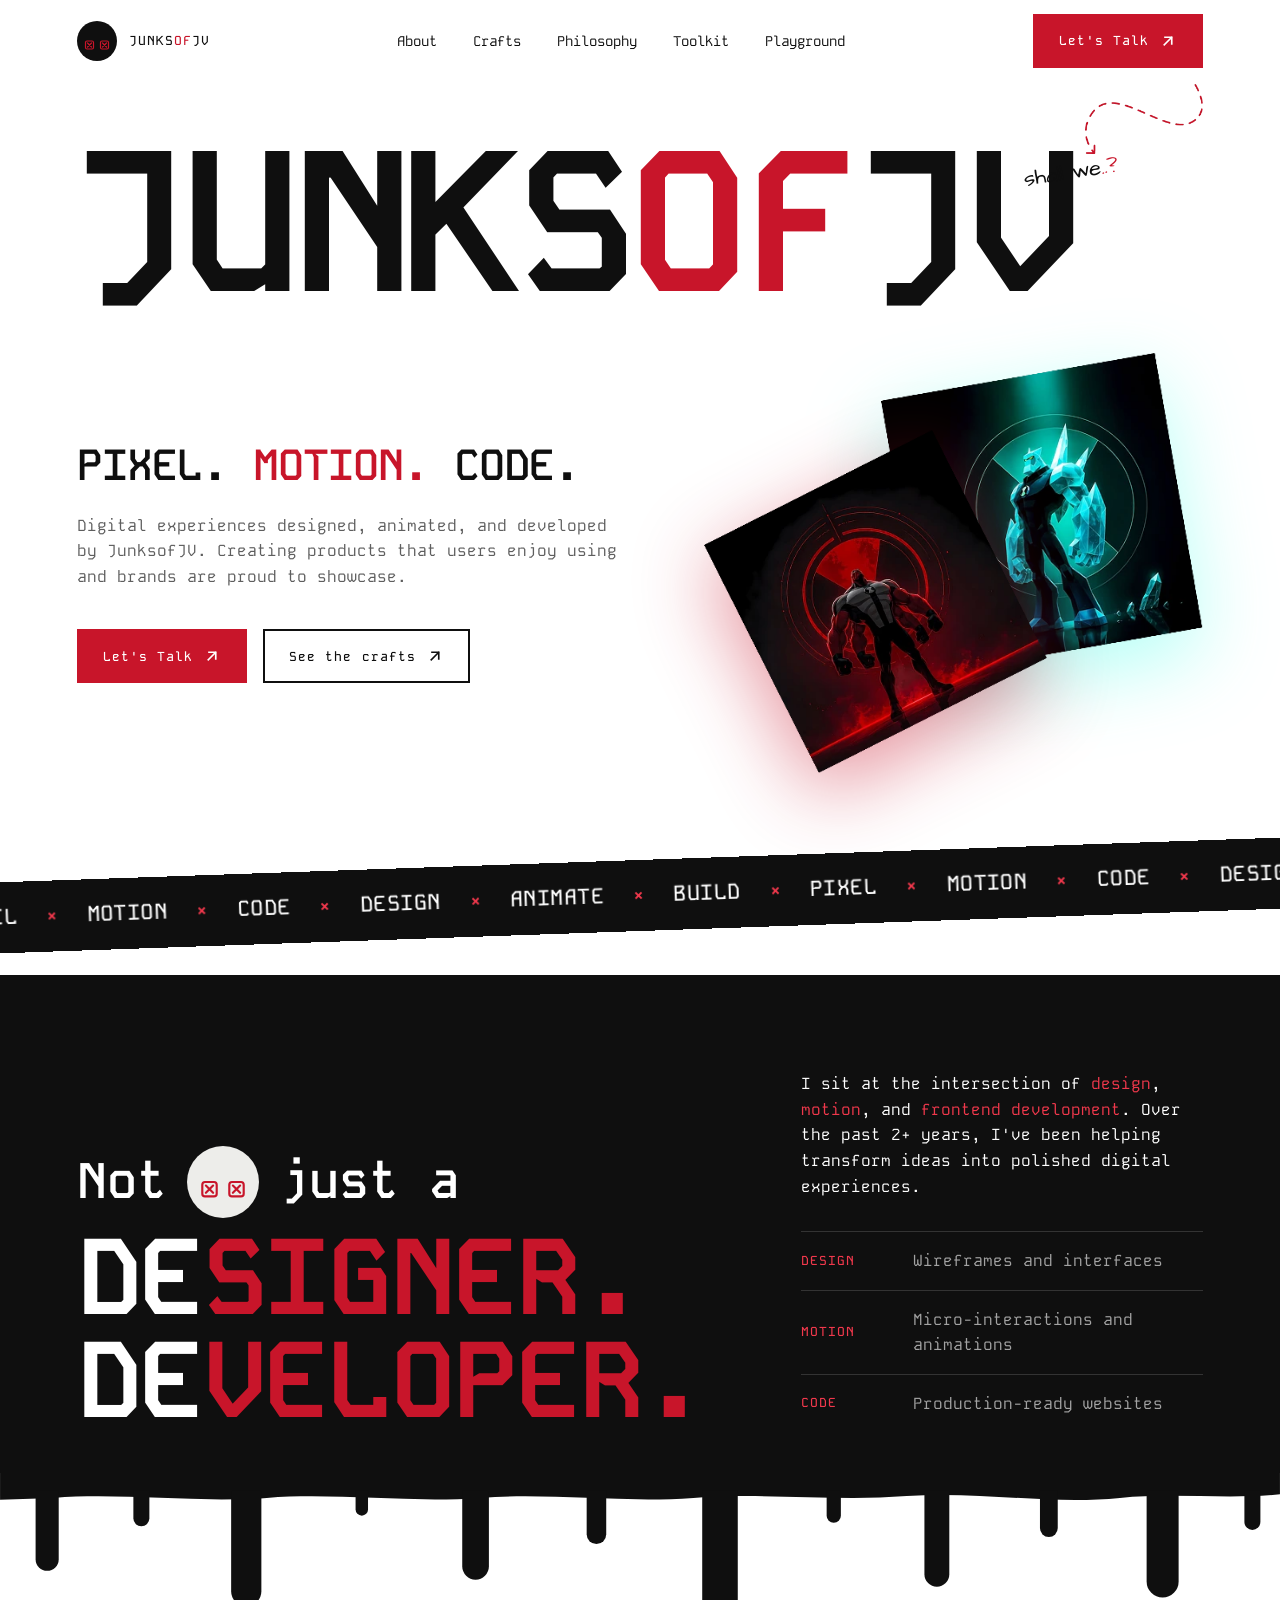
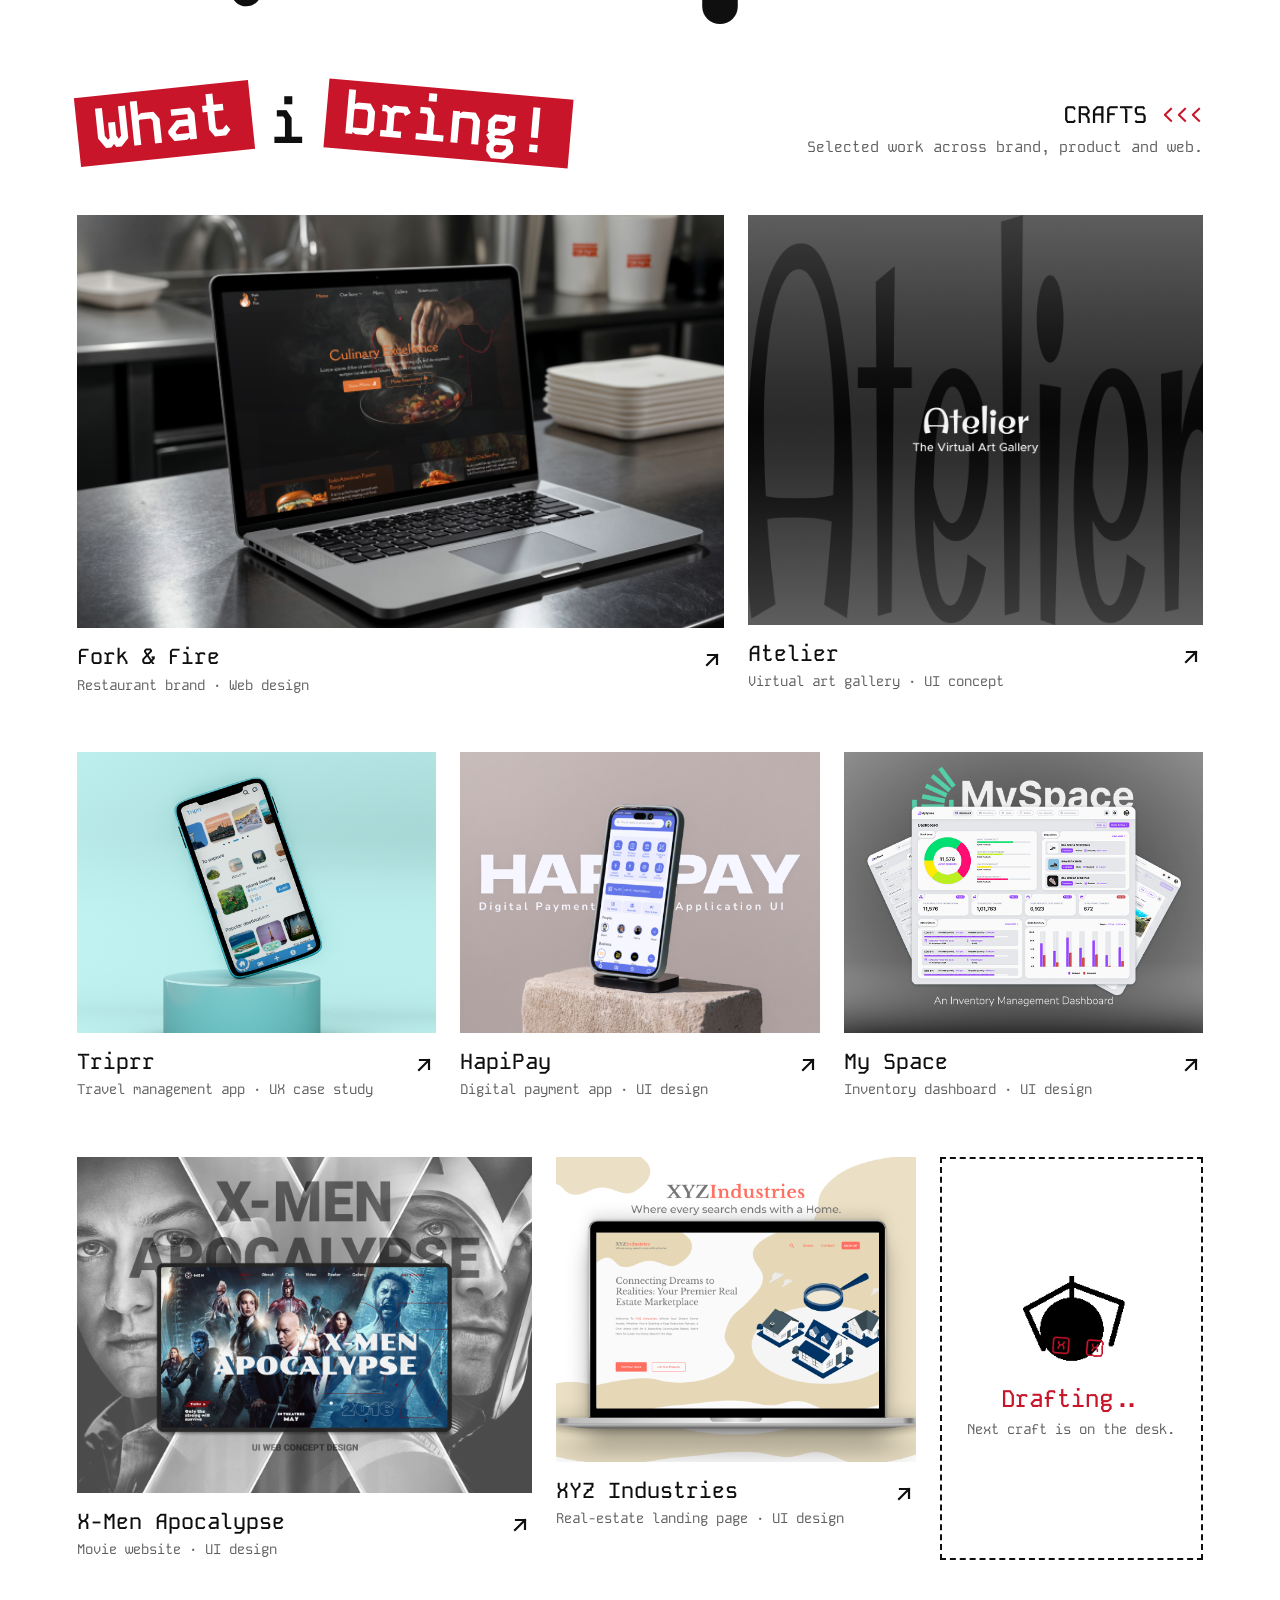
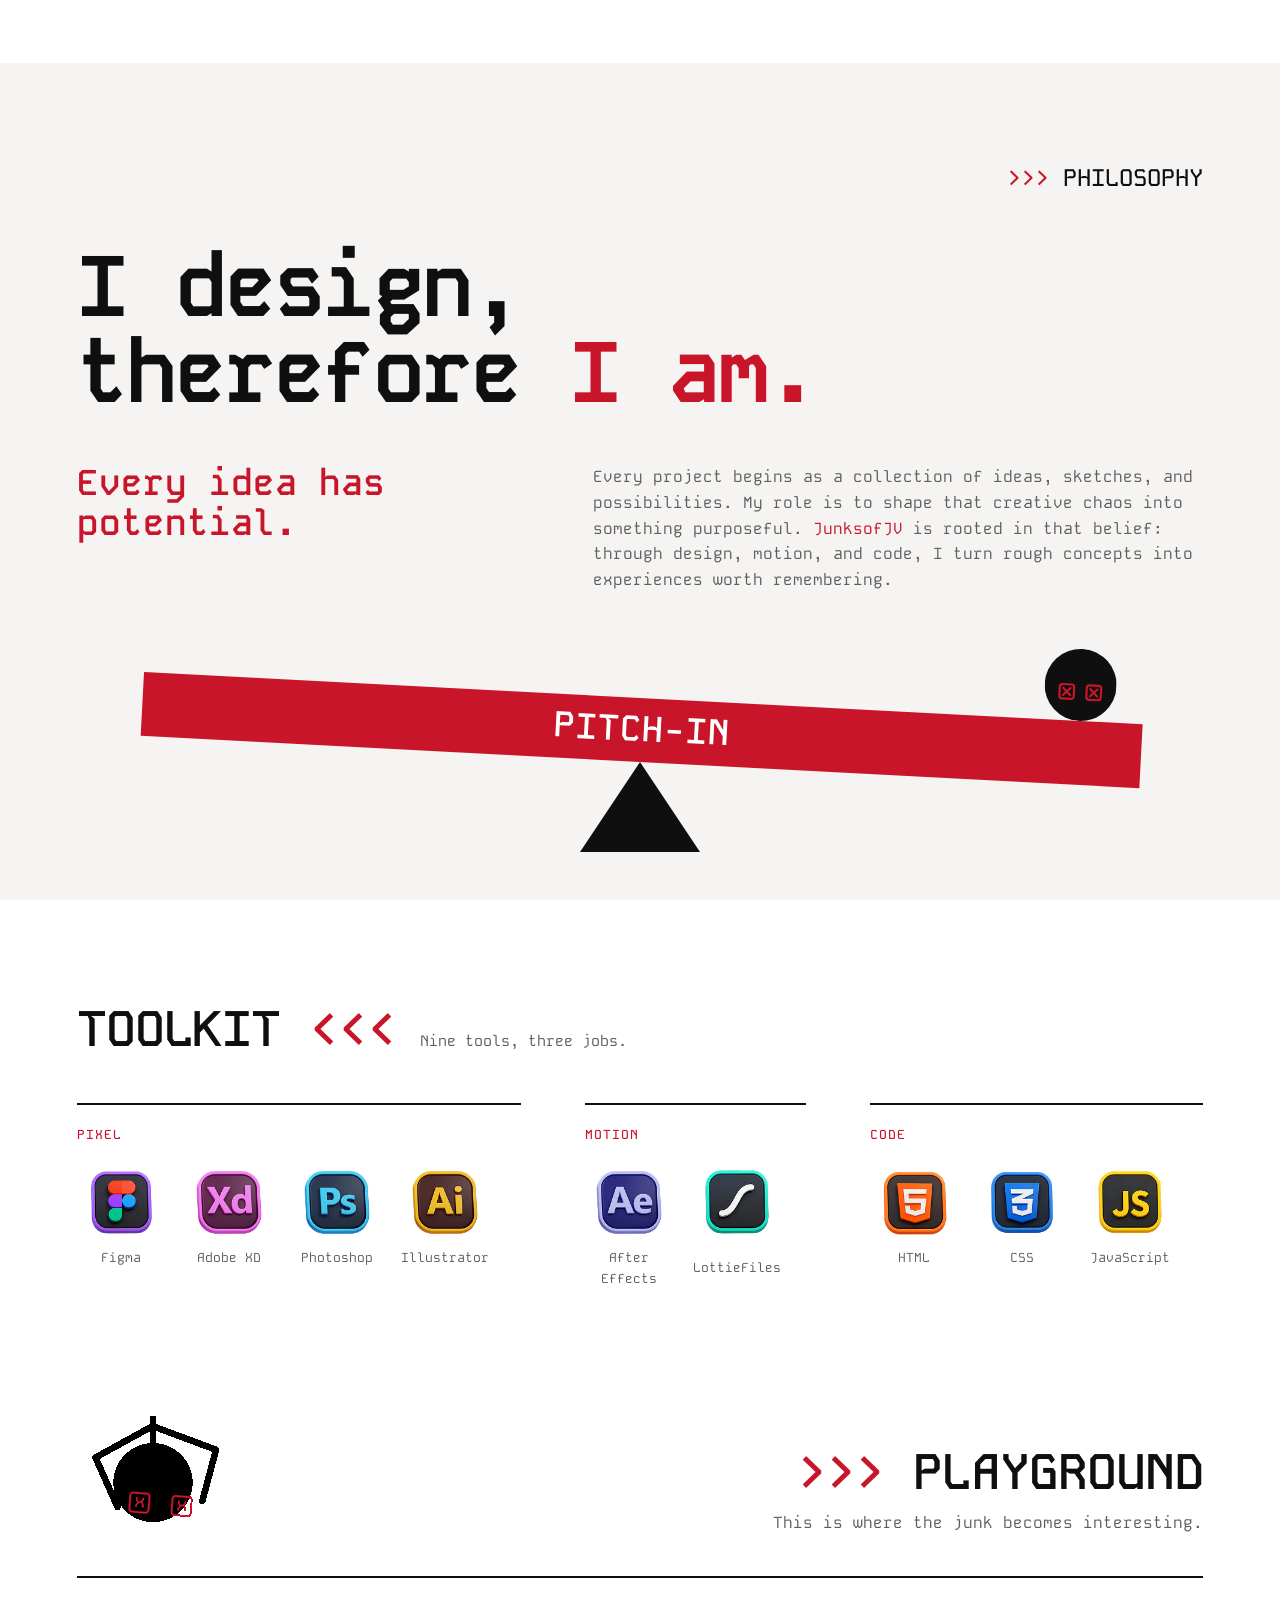
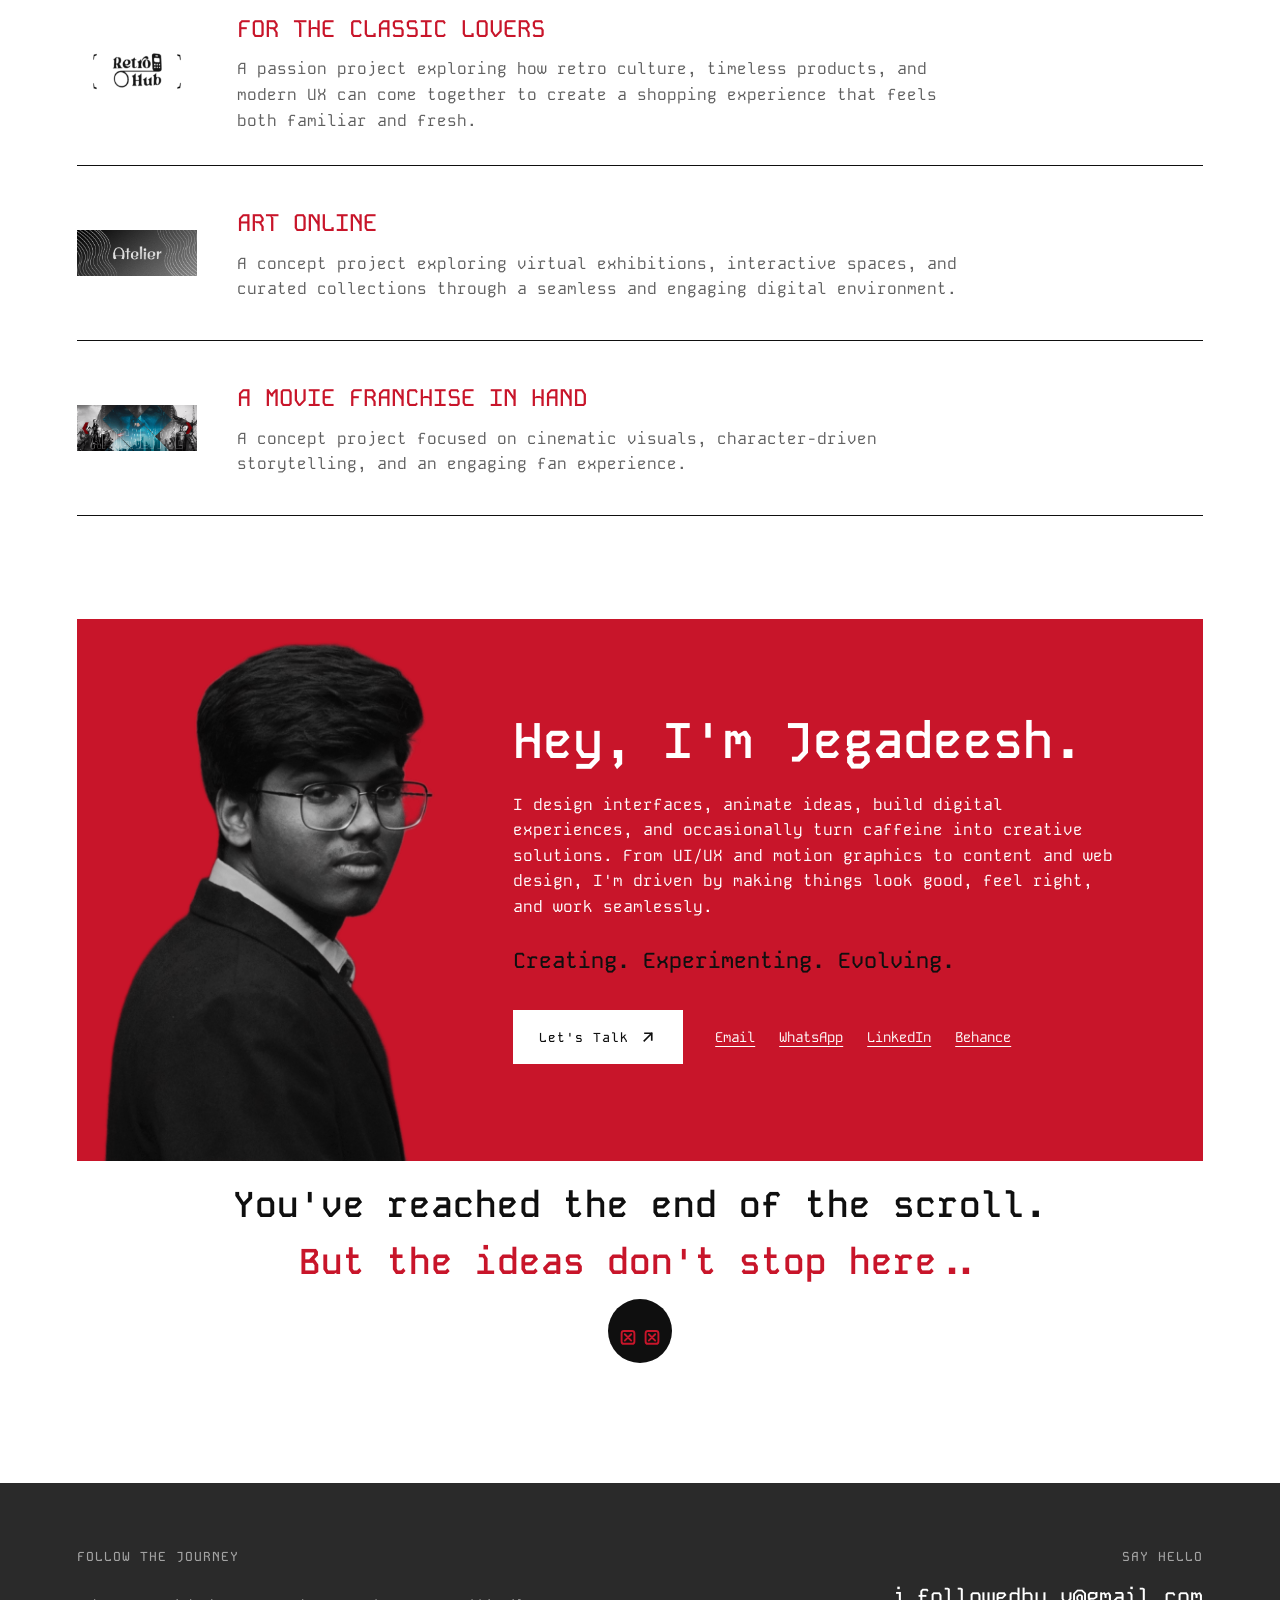
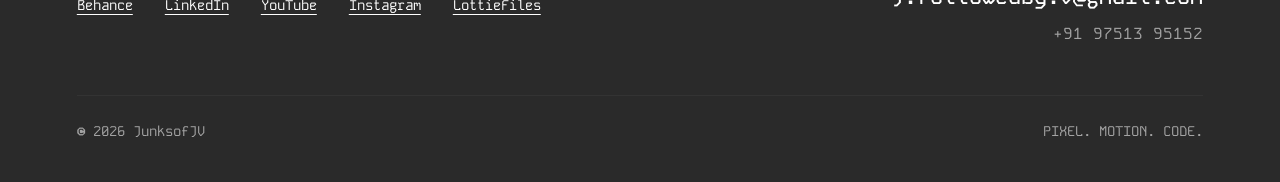
<file: index_v2.html>
<!DOCTYPE html>
<html lang="en">

<head>
  <meta charset="UTF-8">
  <meta name="viewport" content="width=device-width, initial-scale=1, viewport-fit=cover">
  <title>JunksOfJV · Pixel. Motion. Code.</title>
  <meta name="description"
    content="Jegadeesh (JunksofJV): UI/UX, motion and frontend. Digital experiences designed, animated, and developed.">
  <meta property="og:title" content="JunksOfJV · Pixel. Motion. Code.">
  <meta property="og:description"
    content="A little corner of the internet for pixels, motion, code, experiments and random ideas.">
  <meta property="og:image" content="https://junksofjv.vercel.app/web-app-manifest-512x512.png">
  <meta property="og:url" content="https://junksofjv.vercel.app/">
  <meta property="og:type" content="website">
  <meta name="twitter:card" content="summary_large_image">
  <meta name="theme-color" content="#FFFFFF" media="(prefers-color-scheme: light)">
  <meta name="theme-color" content="#121212" media="(prefers-color-scheme: dark)">
  <link rel="icon" type="image/png" sizes="96x96" href="/favicon-96x96.png">
  <link rel="apple-touch-icon" href="/apple-touch-icon.png">
  <link rel="preconnect" href="https://fonts.googleapis.com">
  <link rel="preconnect" href="https://fonts.gstatic.com" crossorigin>
  <link href="https://fonts.googleapis.com/css2?family=Architects+Daughter&family=Kode+Mono:wght@400..700&display=swap"
    rel="stylesheet">
  <style>
    /* ============ Tokens ============ */
    :root {
      --ink: #0F0F0F;
      --paper: #FFFFFF;
      --paper-dim: #F5F4F2;
      --red: #C8152A;
      --red-deep: #9D111E;
      --red-on-dark: #F0384C;
      --cyan: #28FFE6;
      --muted: #5E5E5E;
      --muted-on-dark: #A3A3A3;
      --line: #E4E2DE;
      --line-dark: #333333;
      --about-bg: #0F0F0F;
      --about-ink: #FFFFFF;
      --footer: #2A2A2A;
      --face: #0F0F0F;
      --mono: "Kode Mono", ui-monospace, "SFMono-Regular", Menlo, Consolas, monospace;
      --hand: "Architects Daughter", "Comic Sans MS", cursive;
      --pad: clamp(24px, 6vw, 120px);
      --ease-out: cubic-bezier(.22, 1, .36, 1);
      color-scheme: light;
    }

    @media (prefers-color-scheme: dark) {
      :root:not([data-theme="light"]) {
        --ink: #EDEDEA;
        --paper: #121212;
        --paper-dim: #1B1B1B;
        --muted: #B0B0AC;
        --line: #2C2C2C;
        --about-bg: #050505;
        --footer: #0A0A0A;
        --face: #EDEDEA;
        --red-deep: #7E0D18;
        color-scheme: dark;
      }
    }

    :root[data-theme="dark"] {
      --ink: #EDEDEA;
      --paper: #121212;
      --paper-dim: #1B1B1B;
      --muted: #B0B0AC;
      --line: #2C2C2C;
      --about-bg: #050505;
      --footer: #0A0A0A;
      --face: #EDEDEA;
      --red-deep: #7E0D18;
      color-scheme: dark;
    }

    /* ============ Base ============ */
    *,
    *::before,
    *::after {
      box-sizing: border-box
    }

    :root {
      padding-top: env(safe-area-inset-top, 0px);
      padding-bottom: env(safe-area-inset-bottom, 0px)
    }

    html {
      scroll-behavior: smooth;
      scroll-padding-top: calc(80px + env(safe-area-inset-top, 0px));
      -webkit-text-size-adjust: 100%
    }

    body {
      margin: 0;
      background: var(--paper);
      color: var(--ink);
      font-family: var(--mono);
      font-size: 16px;
      line-height: 1.6;
      overflow-x: hidden
    }

    img {
      max-width: 100%;
      display: block;
      height: auto
    }

    a {
      color: inherit
    }

    h1,
    h2,
    h3,
    p {
      margin: 0
    }

    .wrap {
      width: min(1200px, 100% - 2*var(--pad));
      margin-inline: auto
    }

    .red {
      color: var(--red)
    }

    .sr-only {
      position: absolute;
      width: 1px;
      height: 1px;
      overflow: hidden;
      clip: rect(0 0 0 0);
      white-space: nowrap
    }

    .skip {
      position: absolute;
      left: 16px;
      top: -60px;
      background: var(--red);
      color: #fff;
      padding: 10px 16px;
      z-index: 100;
      text-decoration: none
    }

    .skip:focus {
      top: 16px
    }

    :focus-visible {
      outline: 3px solid var(--red);
      outline-offset: 3px
    }

    .mascot {
      display: inline-block;
      flex: none
    }

    .mascot {
      color: var(--red)
    }

    .nav__in>nav {
      margin-inline: auto
    }

    /* ============ Buttons ============ */
    .btn {
      display: inline-flex;
      align-items: center;
      gap: 10px;
      padding: 16px 24px;
      font: 500 13px/1.2 var(--mono);
      letter-spacing: .08em;
      text-decoration: none;
      border: 2px solid transparent;
      white-space: nowrap;
      cursor: pointer;
      transition: transform .2s var(--ease-out), background-color .2s, color .2s, box-shadow .2s;
      min-height: 48px
    }

    .btn svg {
      width: 18px;
      height: 18px;
      transition: transform .2s var(--ease-out)
    }

    .btn:hover svg {
      transform: translate(3px, -3px)
    }

    .btn:active {
      transform: scale(.97)
    }

    .btn--primary {
      background: var(--red);
      color: #fff
    }

    .btn--primary:hover {
      box-shadow: 4px 4px 0 var(--ink)
    }

    .btn--ghost {
      border-color: var(--ink);
      color: var(--ink)
    }

    .btn--ghost:hover {
      background: var(--ink);
      color: var(--paper)
    }

    .btn--onred {
      background: #fff;
      color: #0F0F0F
    }

    .btn--onred:hover {
      box-shadow: 4px 4px 0 #0F0F0F
    }

    /* ============ Nav ============ */
    .nav {
      position: sticky;
      top: 0;
      z-index: 50;
      background: var(--paper);
      transition: box-shadow .2s
    }

    .nav.is-scrolled {
      box-shadow: 0 1px 0 var(--line)
    }

    .nav__in {
      display: flex;
      align-items: center;
      gap: 40px;
      padding-block: 14px
    }

    .logo {
      display: flex;
      align-items: center;
      gap: 12px;
      text-decoration: none;
      font-weight: 500;
      font-size: 13px;
      letter-spacing: .08em
    }

    .nav__links {
      display: flex;
      gap: 36px;
      list-style: none;
      padding: 0;
      margin: 0
    }

    .nav__links a {
      text-decoration: none;
      font-size: 14px;
      position: relative
    }

    .nav__links a::after {
      content: "";
      position: absolute;
      left: 0;
      right: 0;
      bottom: -4px;
      height: 2px;
      background: var(--red);
      transform: scaleX(0);
      transform-origin: left;
      transition: transform .25s var(--ease-out)
    }

    .nav__links a:hover::after {
      transform: scaleX(1)
    }

    .menu-btn {
      display: none;
      background: none;
      border: 0;
      padding: 10px;
      margin: -10px;
      color: var(--ink);
      cursor: pointer
    }

    .menu-btn svg {
      width: 28px;
      height: 28px
    }

    .drawer {
      position: fixed;
      inset: 0;
      z-index: 60;
      background: #0F0F0F;
      color: #fff;
      display: flex;
      flex-direction: column;
      padding: calc(24px + env(safe-area-inset-top, 0px)) var(--pad) calc(32px + env(safe-area-inset-bottom, 0px));
      transform: translateY(-100%);
      transition: transform .45s var(--ease-out);
      visibility: hidden
    }

    .drawer.is-open {
      transform: none;
      visibility: visible
    }

    .drawer__top {
      display: flex;
      justify-content: space-between;
      align-items: center
    }

    .drawer__close {
      background: none;
      border: 0;
      color: #fff;
      font: 500 13px var(--mono);
      letter-spacing: .08em;
      padding: 12px;
      margin: -12px;
      cursor: pointer
    }

    .drawer ul {
      list-style: none;
      padding: 0;
      margin: auto 0;
      display: grid;
      gap: 8px
    }

    .drawer ul a {
      font-size: clamp(36px, 10vw, 56px);
      font-weight: 700;
      text-decoration: none;
      line-height: 1.15
    }

    .drawer ul a:hover {
      color: var(--red-on-dark)
    }

    .drawer {
      --face: #EDEDEA
    }

    /* ============ Hero ============ */
    .hero {
      position: relative;
      padding-block: clamp(24px, 4vw, 56px) clamp(32px, 4vw, 56px)
    }

    .wordmark {
      font-weight: 700;
      line-height: .9;
      letter-spacing: -.04em;
      font-size: min(200px, calc((100vw - 2 * var(--pad)) / 5.05));
      white-space: nowrap;
      margin-left: -.04em
    }

    .wordmark span {
      display: inline-block
    }

    .wordmark .of {
      color: var(--red)
    }

    .hero__row {
      display: grid;
      grid-template-columns: 1fr minmax(0, 520px);
      gap: 64px;
      align-items: center;
      margin-top: 40px
    }

    .hero__pmc {
      font-weight: 600;
      font-size: clamp(28px, 3.4vw, 48px);
      line-height: 1.05;
      letter-spacing: -.02em
    }

    .hero__desc {
      margin-top: 24px;
      max-width: 56ch;
      font-size: clamp(16px, 1.25vw, 18px);
      color: var(--muted)
    }

    .ctas {
      display: flex;
      flex-wrap: wrap;
      gap: 16px;
      margin-top: 40px
    }

    .art {
      position: relative;
      aspect-ratio: 520/420;
      width: 100%
    }

    .art img {
      position: absolute;
      width: 62%;
      transition: transform .6s var(--ease-out)
    }

    .art .a-back {
      right: 0;
      top: 0;
      filter: drop-shadow(0 24px 40px rgba(40, 255, 230, .35))
    }

    .art .a-front {
      left: 4%;
      bottom: 0;
      width: 66%;
      filter: drop-shadow(0 24px 40px rgba(200, 21, 42, .45))
    }

    .note {
      position: absolute;
      right: var(--pad);
      top: -6px;
      width: 180px;
      pointer-events: none
    }

    .note img {
      width: 118px;
      margin-left: auto
    }

    .note p {
      font-family: var(--hand);
      font-size: 22px;
      transform: rotate(-9deg);
      margin-top: -6px
    }

    /* Hero load sequence: the one orchestrated moment */
    @media (prefers-reduced-motion: no-preference) {
      .js .wordmark span {
        opacity: 0;
        transform: translateY(40%);
        animation: rise .7s var(--ease-out) forwards;
        animation-delay: calc(var(--i) * 45ms)
      }

      .js .hero__row>* {
        opacity: 0;
        animation: fade .7s var(--ease-out) .45s forwards
      }

      .js .note {
        opacity: 0;
        animation: fade .6s var(--ease-out) .9s forwards
      }

      @keyframes rise {
        to {
          opacity: 1;
          transform: none
        }
      }

      @keyframes fade {
        from {
          opacity: 0;
          transform: translateY(16px)
        }

        to {
          opacity: 1;
          transform: none
        }
      }
    }

    /* ============ Tape ============ */
    .tape-wrap {
      overflow: hidden;
      padding-block: 36px 44px
    }

    .tape {
      background: #0F0F0F;
      color: #fff;
      transform: rotate(-2deg);
      width: 110%;
      margin-left: -5%;
      overflow: hidden
    }

    .tape__track {
      display: flex;
      width: max-content;
      animation: tick 32s linear infinite
    }

    .tape:hover .tape__track {
      animation-play-state: paused
    }

    .tape__group {
      display: flex;
      align-items: center;
      gap: 28px;
      padding: 18px 14px;
      font-size: clamp(16px, 1.7vw, 24px);
      font-weight: 500;
      letter-spacing: .02em
    }

    .tape__group b {
      color: var(--red-on-dark);
      font-weight: 500
    }

    @keyframes tick {
      to {
        transform: translateX(-50%)
      }
    }

    /* ============ About ============ */
    .about {
      background: var(--about-bg);
      color: var(--about-ink);
      --face: #EDEDEA
    }

    .about__in {
      display: grid;
      grid-template-columns: 1fr minmax(0, 440px);
      gap: 96px;
      align-items: end;
      padding-block: 96px 40px
    }

    .notjust {
      display: flex;
      align-items: center;
      gap: 20px;
      font-size: clamp(30px, 3.9vw, 56px);
      font-weight: 600;
      line-height: 1
    }

    .roles {
      font-weight: 700;
      font-size: clamp(52px, 8.4vw, 120px);
      line-height: .96;
      letter-spacing: -.02em;
      margin-top: 8px
    }

    .roles span {
      color: var(--red)
    }

    .about__intro {
      font-size: clamp(16px, 1.25vw, 18px)
    }

    .about__intro em {
      font-style: normal;
      color: var(--red-on-dark)
    }

    .disc {
      list-style: none;
      padding: 0;
      margin: 32px 0 0
    }

    .disc li {
      display: grid;
      grid-template-columns: 96px 1fr;
      gap: 16px;
      align-items: center;
      padding: 16px 0;
      border-top: 1px solid var(--line-dark);
      color: var(--muted-on-dark)
    }

    .disc b {
      font-weight: 500;
      font-size: 13px;
      letter-spacing: .08em;
      color: var(--red-on-dark)
    }

    .drip {
      display: block;
      width: 100%;
      height: auto;
      background: var(--paper);
      color: var(--about-bg)
    }

    .drip .d {
      transform-box: fill-box;
      transform-origin: top
    }

    @media (prefers-reduced-motion: no-preference) {
      .js .drip .d {
        transform: scaleY(.25);
        transition: transform .9s var(--ease-out);
        transition-delay: calc(var(--i) * 40ms)
      }

      .js .drip.is-in .d {
        transform: none
      }
    }

    /* ============ Section heads ============ */
    .sec {
      padding-block: clamp(72px, 8vw, 120px)
    }

    .h-sec {
      font-weight: 600;
      font-size: clamp(32px, 3.9vw, 56px);
      line-height: 1.05;
      letter-spacing: -.02em
    }

    .h-sec .chev {
      color: var(--red)
    }

    .h-sub {
      color: var(--muted);
      font-size: 15px
    }

    /* ============ Crafts ============ */
    .crafts {
      padding-top: 48px
    }

    .crafts__head {
      display: flex;
      justify-content: space-between;
      align-items: flex-end;
      gap: 32px;
      flex-wrap: wrap;
      margin-bottom: 56px
    }

    .stickers {
      display: flex;
      align-items: center;
      gap: 20px;
      font-weight: 700;
      font-size: clamp(36px, 4.5vw, 64px);
      line-height: 1
    }

    .sticker {
      background: var(--red);
      color: #fff;
      padding: .08em .3em .12em;
      display: inline-block
    }

    .sticker:nth-child(1) {
      transform: rotate(-6deg)
    }

    .sticker:nth-child(3) {
      transform: rotate(5deg)
    }

    .crafts__meta {
      text-align: right
    }

    .crafts__meta h3 {
      font-weight: 500;
      font-size: 24px
    }

    .crafts__meta h3 span {
      color: var(--red)
    }

    .grid {
      display: grid;
      grid-template-columns: repeat(12, 1fr);
      gap: 56px 24px;
      align-items: start
    }

    .card {
      text-decoration: none;
      display: block;
      grid-column: span 4
    }

    .card__media {
      overflow: hidden;
      background: #1A1A1A;
      aspect-ratio: var(--ar, 606/474)
    }

    .card__media img {
      width: 100%;
      height: 100%;
      object-fit: cover;
      transition: transform .5s var(--ease-out)
    }

    .card:hover .card__media img {
      transform: scale(1.04)
    }

    .card__cap {
      display: flex;
      justify-content: space-between;
      gap: 16px;
      margin-top: 16px
    }

    .card__cap h3 {
      font-weight: 500;
      font-size: clamp(20px, 1.7vw, 24px);
      line-height: 1.25
    }

    .card__cap p {
      font-size: 14px;
      color: var(--muted);
      margin-top: 2px
    }

    .card__cap svg {
      width: 24px;
      height: 24px;
      flex: none;
      margin-top: 4px;
      transition: transform .25s var(--ease-out)
    }

    .card:hover .card__cap svg {
      transform: translate(4px, -4px);
      color: var(--red)
    }

    .c-fork {
      grid-column: span 7;
      --ar: 688/440
    }

    .c-atelier {
      grid-column: span 5;
      --ar: 488/440
    }

    .c-xmen {
      grid-column: span 5;
      --ar: 488/360
    }

    .c-xyz {
      grid-column: span 4;
      --ar: 424/360
    }

    .drafting {
      grid-column: span 3;
      align-self: stretch;
      border: 2px dashed var(--ink);
      display: flex;
      flex-direction: column;
      align-items: center;
      justify-content: center;
      gap: 8px;
      text-align: center;
      padding: 24px;
      min-height: 200px
    }

    .drafting img {
      width: 120px
    }

    .drafting h3 {
      color: var(--red);
      font-weight: 500;
      font-size: 24px
    }

    .drafting p {
      font-size: 14px;
      color: var(--muted)
    }

    /* ============ Philosophy ============ */
    .philo {
      background: var(--paper-dim)
    }

    .philo__in {
      padding-block: 96px 48px
    }

    .label-r {
      text-align: right;
      font-weight: 500;
      font-size: 24px
    }

    .label-r span,
    .label-l span {
      color: var(--red)
    }

    .quote {
      font-weight: 700;
      font-size: clamp(38px, 6.7vw, 96px);
      line-height: 1;
      letter-spacing: -.02em;
      margin-top: 48px
    }

    .quote span {
      color: var(--red)
    }

    .philo__body {
      display: grid;
      grid-template-columns: 420px 1fr;
      gap: 96px;
      margin-top: 48px
    }

    .pull {
      color: var(--red);
      font-weight: 600;
      font-size: clamp(24px, 2.8vw, 40px);
      line-height: 1.1
    }

    .philo__body p:last-child {
      font-size: clamp(16px, 1.25vw, 18px);
      color: var(--muted)
    }

    .philo__body p:last-child b {
      color: var(--red);
      font-weight: 400
    }

    .seesaw {
      position: relative;
      height: 220px;
      margin-top: 40px
    }

    .beam {
      position: absolute;
      left: 50%;
      bottom: 90px;
      width: min(1000px, 100%);
      transform: translateX(-50%) rotate(3deg);
      transform-origin: 50% 100%
    }

    .plank {
      display: grid;
      place-items: center;
      height: 64px;
      background: var(--red);
      color: #fff;
      font-weight: 600;
      font-size: clamp(20px, 2.8vw, 40px)
    }

    .ball {
      position: absolute;
      bottom: 64px;
      right: 28px;
      width: 72px;
      height: 72px
    }

    .ball .mascot {
      width: 100%;
      height: 100%
    }

    .fulcrum {
      position: absolute;
      left: 50%;
      bottom: 0;
      width: 120px;
      height: 90px;
      transform: translateX(-50%);
      color: var(--ink)
    }

    @media (prefers-reduced-motion: no-preference) {
      .beam {
        animation: rock 6s ease-in-out infinite alternate
      }

      .ball {
        animation: roll 6s ease-in-out infinite alternate
      }

      .seesaw:hover .beam,
      .seesaw:hover .ball {
        animation-play-state: paused
      }

      @keyframes rock {
        from {
          transform: translateX(-50%) rotate(4deg)
        }

        to {
          transform: translateX(-50%) rotate(-4deg)
        }
      }

      @keyframes roll {
        from {
          right: 28px;
          transform: rotate(0)
        }

        to {
          right: calc(100% - 100px);
          transform: rotate(-540deg)
        }
      }
    }

    /* ============ Toolkit ============ */
    .tk__head {
      display: flex;
      align-items: baseline;
      gap: 24px;
      flex-wrap: wrap;
      margin-bottom: 48px
    }

    .groups {
      display: grid;
      grid-template-columns: 4fr 2fr 3fr;
      gap: 64px
    }

    .group {
      border-top: 2px solid var(--ink);
      padding-top: 20px
    }

    .group h3 {
      font-weight: 500;
      font-size: 13px;
      letter-spacing: .08em;
      color: var(--red)
    }

    .tools {
      list-style: none;
      padding: 0;
      margin: 20px 0 0;
      display: flex;
      flex-wrap: wrap;
      gap: 20px
    }

    .tools li {
      display: grid;
      justify-items: center;
      gap: 10px;
      font-size: 13px;
      color: var(--muted);
      width: 88px;
      text-align: center
    }

    .tools img {
      width: 72px;
      height: 72px;
      object-fit: contain;
      transition: transform .2s var(--ease-out)
    }

    .tools li:hover img {
      transform: translateY(-4px) rotate(-4deg)
    }

    /* ============ Playground ============ */
    .pg {
      padding-top: 24px
    }

    .pg__head {
      display: flex;
      justify-content: space-between;
      align-items: flex-end;
      gap: 32px;
      margin-bottom: 40px
    }

    .pg__head img {
      width: 150px
    }

    .pg__title {
      text-align: right
    }

    .pg__title p {
      color: var(--muted);
      margin-top: 12px
    }

    .pg__list {
      list-style: none;
      padding: 0;
      margin: 0;
      border-top: 2px solid var(--ink)
    }

    .pg__row {
      display: grid;
      grid-template-columns: 120px 1fr;
      gap: 40px;
      align-items: center;
      padding-block: 32px;
      border-bottom: 1px solid var(--ink)
    }

    .pg__logo {
      display: grid;
      place-items: center;
      height: 110px
    }

    .pg__logo img {
      max-height: 110px;
      width: auto;
      object-fit: contain
    }

    .pg__logo svg {
      width: 120px
    }

    .pg__row h3 {
      color: var(--red);
      font-weight: 500;
      font-size: 24px
    }

    .pg__row p {
      color: var(--muted);
      margin-top: 8px;
      max-width: 72ch
    }

    /* ============ Profile / contact ============ */
    .profile {
      display: grid;
      grid-template-columns: 380px 1fr;
      background: var(--red);
      color: #fff
    }

    .profile__img {
      background: var(--red);
      display: flex;
      align-items: flex-end;
      justify-content: center;
      overflow: hidden
    }

    .profile__img img {
      width: 100%;
      filter: grayscale(1) contrast(1.05)
    }

    .profile__txt {
      padding: 64px 72px 64px 56px;
      display: flex;
      flex-direction: column;
      justify-content: center;
      gap: 24px
    }

    .profile__txt h2 {
      font-weight: 600;
      font-size: clamp(30px, 3.9vw, 56px);
      line-height: 1.05
    }

    .profile__txt>p {
      font-size: clamp(16px, 1.25vw, 18px)
    }

    .profile__txt .tag {
      font-weight: 500;
      font-size: clamp(18px, 1.7vw, 24px);
      color: #0F0F0F
    }

    .contact {
      display: flex;
      align-items: center;
      flex-wrap: wrap;
      gap: 16px 32px;
      margin-top: 8px
    }

    .contact ul {
      list-style: none;
      padding: 0;
      margin: 0;
      display: flex;
      flex-wrap: wrap;
      gap: 8px 24px
    }

    .contact ul a {
      font-size: 14px;
      text-underline-offset: 4px;
      display: inline-block;
      padding-block: 12px
    }

    .contact ul a:hover {
      color: #0F0F0F
    }

    /* ============ End + footer ============ */
    .end {
      text-align: center;
      padding-block: 24px 120px;
      display: grid;
      justify-items: center;
      gap: 16px
    }

    .end h2 {
      font-weight: 600;
      font-size: clamp(20px, 2.8vw, 40px);
      line-height: 1.15
    }

    .end h2+h2 {
      color: var(--red)
    }

    .foot {
      background: var(--footer);
      color: #fff
    }

    .foot__top {
      display: flex;
      justify-content: space-between;
      gap: 40px;
      flex-wrap: wrap;
      padding-block: 64px 48px
    }

    .foot h3 {
      font-weight: 500;
      font-size: 13px;
      letter-spacing: .08em;
      color: var(--muted-on-dark)
    }

    .foot ul {
      list-style: none;
      padding: 0;
      margin: 16px 0 0;
      display: flex;
      flex-wrap: wrap;
      gap: 4px 32px
    }

    .foot ul a {
      font-size: 14px;
      text-underline-offset: 4px;
      display: inline-block;
      padding-block: 10px
    }

    .foot ul a:hover,
    .foot__hello a:hover {
      color: var(--red-on-dark)
    }

    .foot__hello {
      text-align: right;
      display: grid;
      gap: 6px
    }

    .foot__hello h3 {
      margin-bottom: 6px
    }

    .foot__hello a {
      text-decoration: none
    }

    .foot__hello .mail {
      font-size: clamp(18px, 1.7vw, 24px);
      font-weight: 500
    }

    .foot__hello .tel {
      color: var(--muted-on-dark)
    }

    .foot__bot {
      display: flex;
      justify-content: space-between;
      gap: 16px;
      border-top: 1px solid var(--line-dark);
      padding-block: 24px 40px;
      font-size: 14px;
      color: var(--muted-on-dark)
    }

    /* Mascot blink: eyes squash every 4s */
    @media (prefers-reduced-motion: no-preference) {
      :root {
        --blink: blink 4s infinite
      }

      @keyframes blink {

        0%,
        92%,
        100% {
          transform: scaleY(1)
        }

        95% {
          transform: scaleY(.1)
        }
      }

      .end .mascot:hover {
        transform: rotate(8deg);
        transition: transform .25s var(--ease-out)
      }
    }

    /* ============ Responsive ============ */
    @media (max-width: 1023px) {

      .nav__links,
      .nav .btn {
        display: none
      }

      .menu-btn {
        display: block;
        margin-left: auto
      }

      .note {
        display: none
      }

      .hero__row {
        grid-template-columns: 1fr;
        gap: 24px;
        margin-top: 24px
      }

      .art {
        max-width: 560px;
        margin-inline: auto
      }

      .about__in {
        grid-template-columns: 1fr;
        gap: 40px;
        padding-top: 80px
      }

      .grid {
        grid-template-columns: 1fr 1fr;
        gap: 40px 24px
      }

      .card,
      .c-atelier,
      .c-xmen,
      .c-xyz {
        grid-column: span 1;
        --ar: 606/474
      }

      .c-fork {
        grid-column: span 2;
        --ar: 2/1
      }

      .drafting {
        grid-column: span 2;
        flex-direction: row;
        min-height: 0
      }

      .philo__body {
        grid-template-columns: 220px 1fr;
        gap: 40px
      }

      .groups {
        grid-template-columns: 1fr;
        gap: 36px
      }

      .group {
        display: grid;
        grid-template-columns: 96px 1fr;
        align-items: start
      }

      .group .tools {
        margin-top: 0
      }

      .profile {
        grid-template-columns: 260px 1fr
      }

      .profile__txt {
        padding: 40px 36px
      }
    }

    @media (max-width: 639px) {
      .nav__in {
        gap: 16px
      }

      .nav .btn {
        display: inline-flex;
        padding: 10px 14px;
        min-height: 44px
      }

      .nav .btn svg {
        display: none
      }

      .logo {
        gap: 8px
      }

      .logo .mascot {
        width: 32px;
        height: 32px
      }

      .tape-wrap {
        padding-block: 28px 36px
      }

      .tape {
        transform: rotate(-3deg)
      }

      .disc li {
        grid-template-columns: 72px 1fr
      }

      .grid {
        grid-template-columns: 1fr;
        gap: 32px
      }

      .card,
      .c-fork,
      .c-atelier,
      .c-xmen,
      .c-xyz {
        grid-column: auto;
        --ar: 606/474
      }

      .drafting {
        grid-column: auto;
        flex-direction: column
      }

      .crafts__meta {
        text-align: left
      }

      .philo__body {
        grid-template-columns: 1fr;
        gap: 24px
      }

      .seesaw {
        height: 170px
      }

      .beam {
        bottom: 56px
      }

      .plank {
        height: 44px
      }

      .ball {
        width: 48px;
        height: 48px;
        bottom: 44px
      }

      .fulcrum {
        width: 72px;
        height: 56px
      }

      @media (prefers-reduced-motion: no-preference) {
        @keyframes roll {
          from {
            right: 28px;
            transform: rotate(0)
          }

          to {
            right: calc(100% - 76px);
            transform: rotate(-540deg)
          }
        }
      }

      .group {
        display: block
      }

      .group .tools {
        margin-top: 16px;
        gap: 16px 12px
      }

      .tools li {
        width: 74px
      }

      .tools img {
        width: 60px;
        height: 60px
      }

      .pg__head img {
        width: 90px
      }

      .pg__row {
        grid-template-columns: 1fr;
        gap: 12px;
        padding-block: 24px
      }

      .pg__logo {
        justify-items: start;
        height: auto
      }

      .pg__logo img {
        max-height: 64px
      }

      .pg__logo svg {
        width: 110px
      }

      .pg__row h3 {
        font-size: 18px
      }

      .pg__row p {
        font-size: 14px
      }

      .profile {
        grid-template-columns: 1fr
      }

      .profile__img {
        max-height: 340px
      }

      .profile__txt {
        padding: 32px 24px
      }

      .foot__hello {
        text-align: left;
        order: -1
      }

      .foot__bot {
        flex-direction: column
      }
    }
  </style>
  <script>document.documentElement.classList.add('js')</script>
</head>

<body>
  <a class="skip" href="#main">Skip to content</a>

  <svg width="0" height="0" style="position:absolute" aria-hidden="true">
    <symbol id="mascot" viewBox="0 0 80 80">
      <circle cx="40" cy="40" r="40" style="fill:var(--face)" />
      <g fill="none" stroke="currentColor" stroke-width="2.4" stroke-linecap="round"
        style="transform-box:fill-box;transform-origin:50% 50%;animation:var(--blink, none)">
        <rect x="17" y="40" width="16" height="16" rx="3" />
        <path d="M21 44l8 8M29 44l-8 8" />
        <rect x="47" y="40" width="16" height="16" rx="3" />
        <path d="M51 44l8 8M59 44l-8 8" />
      </g>
    </symbol>
    <symbol id="arrow" viewBox="0 0 24 24">
      <path d="M7 17L17 7M17 7H8M17 7V16" fill="none" stroke="currentColor" stroke-width="2.2"
        stroke-linecap="square" />
    </symbol>
  </svg>

  <header class="nav" id="top">
    <div class="wrap nav__in">
      <a class="logo" href="#hero" aria-label="JunksofJV home">
        <svg class="mascot" width="40" height="40" aria-hidden="true">
          <use href="#mascot" />
        </svg>
        <span>JUNKS<span class="red">OF</span>JV</span>
      </a>
      <nav aria-label="Primary">
        <ul class="nav__links">
          <li><a href="#about">About</a></li>
          <li><a href="#crafts">Crafts</a></li>
          <li><a href="#philosophy">Philosophy</a></li>
          <li><a href="#toolkit">Toolkit</a></li>
          <li><a href="#playground">Playground</a></li>
        </ul>
      </nav>
      <a class="btn btn--primary" href="#contact">Let's Talk <svg aria-hidden="true">
          <use href="#arrow" />
        </svg></a>
      <button class="menu-btn" aria-label="Open menu" aria-expanded="false" aria-controls="drawer">
        <svg viewBox="0 0 28 28" aria-hidden="true">
          <path d="M3 8H25M3 14H25M3 20H17" fill="none" stroke="currentColor" stroke-width="2.4"
            stroke-linecap="square" />
        </svg>
      </button>
    </div>
  </header>

  <div class="drawer" id="drawer" aria-hidden="true">
    <div class="drawer__top">
      <span class="logo"><svg class="mascot" width="40" height="40" aria-hidden="true">
          <use href="#mascot" />
        </svg><span>JUNKS<span style="color:var(--red-on-dark)">OF</span>JV</span></span>
      <button class="drawer__close">CLOSE</button>
    </div>
    <ul>
      <li><a href="#about">About</a></li>
      <li><a href="#crafts">Crafts</a></li>
      <li><a href="#philosophy">Philosophy</a></li>
      <li><a href="#toolkit">Toolkit</a></li>
      <li><a href="#playground">Playground</a></li>
      <li><a href="#contact" style="color:var(--red-on-dark)">Let's Talk</a></li>
    </ul>
  </div>

  <main id="main">
    <!-- Hero -->
    <section class="hero" id="hero">
      <div class="wrap">
        <h1 class="wordmark" aria-label="JunksofJV">
          <span aria-hidden="true" style="--i:0">J</span><span aria-hidden="true" style="--i:1">U</span><span
            aria-hidden="true" style="--i:2">N</span><span aria-hidden="true" style="--i:3">K</span><span
            aria-hidden="true" style="--i:4">S</span><span aria-hidden="true" class="of" style="--i:5">O</span><span
            aria-hidden="true" class="of" style="--i:6">F</span><span aria-hidden="true" style="--i:7">J</span><span
            aria-hidden="true" style="--i:8">V</span>
        </h1>
        <div class="hero__row">
          <div>
            <p class="hero__pmc">PIXEL. <span class="red">MOTION.</span> CODE.</p>
            <p class="hero__desc">Digital experiences designed, animated, and developed by JunksofJV. Creating products
              that users enjoy using and brands are proud to showcase.</p>
            <div class="ctas">
              <a class="btn btn--primary" href="#contact">Let's Talk <svg aria-hidden="true">
                  <use href="#arrow" />
                </svg></a>
              <a class="btn btn--ghost" href="#crafts">See the crafts <svg aria-hidden="true">
                  <use href="#arrow" />
                </svg></a>
            </div>
          </div>
          <div class="art" aria-hidden="true">
            <img class="a-back" src="assets/diamond_head.webp" width="371" height="371" alt="" fetchpriority="high">
            <img class="a-front" src="assets/four_arms.webp" width="430" height="430" alt="" fetchpriority="high">
          </div>
        </div>
      </div>
      <div class="note" aria-hidden="true">
        <img src="assets/arrow.webp" width="210" height="139" alt="">
        <p>shall we<span class="red">..?</span></p>
      </div>
    </section>

    <!-- Tape -->
    <div class="tape-wrap" aria-hidden="true">
      <div class="tape">
        <div class="tape__track">
          <div class="tape__group">PIXEL <b>×</b> MOTION <b>×</b> CODE <b>×</b> DESIGN <b>×</b> ANIMATE <b>×</b> BUILD
            <b>×</b></div>
          <div class="tape__group">PIXEL <b>×</b> MOTION <b>×</b> CODE <b>×</b> DESIGN <b>×</b> ANIMATE <b>×</b> BUILD
            <b>×</b></div>
          <div class="tape__group">PIXEL <b>×</b> MOTION <b>×</b> CODE <b>×</b> DESIGN <b>×</b> ANIMATE <b>×</b> BUILD
            <b>×</b></div>
          <div class="tape__group">PIXEL <b>×</b> MOTION <b>×</b> CODE <b>×</b> DESIGN <b>×</b> ANIMATE <b>×</b> BUILD
            <b>×</b></div>
        </div>
      </div>
    </div>

    <!-- About -->
    <section class="about" id="about" aria-labelledby="about-h">
      <div class="wrap about__in">
        <div>
          <p class="notjust">Not <svg class="mascot" width="72" height="72" aria-hidden="true">
              <use href="#mascot" />
            </svg> just a</p>
          <h2 class="roles" id="about-h">DE<span>SIGNER.</span><br>DE<span>VELOPER.</span></h2>
        </div>
        <div>
          <p class="about__intro">I sit at the intersection of <em>design</em>, <em>motion</em>, and <em>frontend
              development</em>. Over the past 2+ years, I've been helping transform ideas into polished digital
            experiences.</p>
          <ul class="disc">
            <li><b>DESIGN</b>Wireframes and interfaces</li>
            <li><b>MOTION</b>Micro-interactions and animations</li>
            <li><b>CODE</b>Production-ready websites</li>
          </ul>
        </div>
      </div>
      <svg class="drip" viewBox="0 0 1440 190" aria-hidden="true" preserveAspectRatio="xMidYMin meet">
        <path fill="currentColor"
          d="M0 0H1440V24C1380 30 1320 22 1260 28C1180 36 1100 20 1020 26C940 32 860 22 780 28C700 34 620 22 540 28C460 34 380 22 300 28C220 34 140 22 60 28L0 30Z" />
        <g fill="currentColor">
          <path class="d" style="--i:0" d="M40 20H66V97A13 13 0 0 1 40 97Z" />
          <path class="d" style="--i:1" d="M150 20H168V51A9 9 0 0 1 150 51Z" />
          <path class="d" style="--i:2" d="M260 20H294V133A17 17 0 0 1 260 133Z" />
          <path class="d" style="--i:3" d="M400 20H414V41A7 7 0 0 1 400 41Z" />
          <path class="d" style="--i:4" d="M520 20H550V105A15 15 0 0 1 520 105Z" />
          <path class="d" style="--i:5" d="M660 20H682V69A11 11 0 0 1 660 69Z" />
          <path class="d" style="--i:6" d="M790 20H830V150A20 20 0 0 1 790 150Z" />
          <path class="d" style="--i:7" d="M930 20H946V48A8 8 0 0 1 930 48Z" />
          <path class="d" style="--i:8" d="M1040 20H1068V114A14 14 0 0 1 1040 114Z" />
          <path class="d" style="--i:9" d="M1170 20H1190V62A10 10 0 0 1 1170 62Z" />
          <path class="d" style="--i:10" d="M1290 20H1326V122A18 18 0 0 1 1290 122Z" />
          <path class="d" style="--i:11" d="M1400 20H1418V55A9 9 0 0 1 1400 55Z" />
        </g>
      </svg>
    </section>

    <!-- Crafts -->
    <section class="sec crafts" id="crafts" aria-labelledby="crafts-h">
      <div class="wrap">
        <div class="crafts__head">
          <h2 class="stickers" id="crafts-h" aria-label="What I bring"><span
              class="sticker">What</span><span>i</span><span class="sticker">bring!</span></h2>
          <div class="crafts__meta">
            <h3>CRAFTS <span>&lt;&lt;&lt;</span></h3>
            <p class="h-sub">Selected work across brand, product and web.</p>
          </div>
        </div>
        <div class="grid">
          <a class="card c-fork" href="https://www.behance.net/gallery/250113157/Fork-Fire-Restaurant-Brand-Web-Design"
            target="_blank" rel="noopener noreferrer">
            <div class="card__media"><img src="assets/Fork&amp;Fire.webp" width="606" height="474"
                alt="Fork &amp; Fire restaurant website shown on a laptop" loading="lazy"></div>
            <div class="card__cap">
              <div>
                <h3>Fork &amp; Fire</h3>
                <p>Restaurant brand · Web design</p>
              </div><svg aria-hidden="true">
                <use href="#arrow" />
              </svg>
            </div>
          </a>
          <a class="card c-atelier"
            href="https://www.behance.net/gallery/204769055/Atelier-(The-Virtual-Art-Gallery)-UI-Concept-Web-Design"
            target="_blank" rel="noopener noreferrer">
            <div class="card__media"><img src="assets/atelier.webp" width="606" height="474"
                alt="Atelier virtual art gallery concept" loading="lazy"></div>
            <div class="card__cap">
              <div>
                <h3>Atelier</h3>
                <p>Virtual art gallery · UI concept</p>
              </div><svg aria-hidden="true">
                <use href="#arrow" />
              </svg>
            </div>
          </a>
          <a class="card" href="https://www.behance.net/gallery/189703741/Triprr-Travel-Management-App-UI-UX-case-Study"
            target="_blank" rel="noopener noreferrer">
            <div class="card__media"><img src="assets/Triprr.webp" width="606" height="474"
                alt="Triprr travel app screens on a phone" loading="lazy"></div>
            <div class="card__cap">
              <div>
                <h3>Triprr</h3>
                <p>Travel management app · UX case study</p>
              </div><svg aria-hidden="true">
                <use href="#arrow" />
              </svg>
            </div>
          </a>
          <a class="card" href="https://www.behance.net/gallery/187515597/HapiPay-Digital-Payment-Application-UI"
            target="_blank" rel="noopener noreferrer">
            <div class="card__media"><img src="assets/HAPIPAY.webp" width="606" height="474"
                alt="HapiPay payment app on a phone" loading="lazy"></div>
            <div class="card__cap">
              <div>
                <h3>HapiPay</h3>
                <p>Digital payment app · UI design</p>
              </div><svg aria-hidden="true">
                <use href="#arrow" />
              </svg>
            </div>
          </a>
          <a class="card"
            href="https://www.behance.net/gallery/201754685/My-Space-(An-Inventory-Management-Dashboard-UI)"
            target="_blank" rel="noopener noreferrer">
            <div class="card__media"><img src="assets/MySpace.webp" width="606" height="474"
                alt="My Space inventory dashboard" loading="lazy"></div>
            <div class="card__cap">
              <div>
                <h3>My Space</h3>
                <p>Inventory dashboard · UI design</p>
              </div><svg aria-hidden="true">
                <use href="#arrow" />
              </svg>
            </div>
          </a>
          <a class="card c-xmen"
            href="https://www.behance.net/gallery/194049717/X-Men-Apocalypse-(Movie-Website-UI-Design)" target="_blank"
            rel="noopener noreferrer">
            <div class="card__media"><img src="assets/X-MEN APOCALYPSE.webp" width="606" height="474"
                alt="X-Men Apocalypse movie website" loading="lazy"></div>
            <div class="card__cap">
              <div>
                <h3>X-Men Apocalypse</h3>
                <p>Movie website · UI design</p>
              </div><svg aria-hidden="true">
                <use href="#arrow" />
              </svg>
            </div>
          </a>
          <a class="card c-xyz"
            href="https://www.behance.net/gallery/204569631/XYZ-Industries-(Real-Estate-Landing-page-UI-Design)"
            target="_blank" rel="noopener noreferrer">
            <div class="card__media"><img src="assets/XYZIndustries.webp" width="606" height="474"
                alt="XYZ Industries real-estate landing page" loading="lazy"></div>
            <div class="card__cap">
              <div>
                <h3>XYZ Industries</h3>
                <p>Real-estate landing page · UI design</p>
              </div><svg aria-hidden="true">
                <use href="#arrow" />
              </svg>
            </div>
          </a>
          <div class="drafting">
            <img src="assets/Hang.gif" width="150" height="120" alt="" loading="lazy">
            <div>
              <h3>Drafting..</h3>
              <p>Next craft is on the desk.</p>
            </div>
          </div>
        </div>
      </div>
    </section>

    <!-- Philosophy -->
    <section class="philo" id="philosophy" aria-labelledby="philo-h">
      <div class="wrap philo__in">
        <p class="label-r"><span>&gt;&gt;&gt;</span> PHILOSOPHY</p>
        <h2 class="quote" id="philo-h">I design,<br>therefore <span>I am.</span></h2>
        <div class="philo__body">
          <p class="pull">Every idea has potential.</p>
          <p>Every project begins as a collection of ideas, sketches, and possibilities. My role is to shape that
            creative chaos into something purposeful. <b>JunksofJV</b> is rooted in that belief: through design, motion,
            and code, I turn rough concepts into experiences worth remembering.</p>
        </div>
        <div class="seesaw" aria-hidden="true">
          <div class="beam">
            <div class="ball"><svg class="mascot" viewBox="0 0 80 80">
                <use href="#mascot" />
              </svg></div>
            <div class="plank">PITCH-IN</div>
          </div>
          <svg class="fulcrum" viewBox="0 0 120 90">
            <path d="M60 0L120 90H0Z" fill="currentColor" />
          </svg>
        </div>
      </div>
    </section>

    <!-- Toolkit -->
    <section class="sec" id="toolkit" aria-labelledby="tk-h">
      <div class="wrap">
        <div class="tk__head">
          <h2 class="h-sec" id="tk-h">TOOLKIT <span class="chev">&lt;&lt;&lt;</span></h2>
          <p class="h-sub">Nine tools, three jobs.</p>
        </div>
        <div class="groups">
          <div class="group">
            <h3>PIXEL</h3>
            <ul class="tools">
              <li><img src="assets/figma.webp" width="120" height="119" alt="" loading="lazy">Figma</li>
              <li><img src="assets/xd.webp" width="120" height="120" alt="" loading="lazy">Adobe XD</li>
              <li><img src="assets/ps.webp" width="120" height="120" alt="" loading="lazy">Photoshop</li>
              <li><img src="assets/ai.webp" width="120" height="120" alt="" loading="lazy">Illustrator</li>
            </ul>
          </div>
          <div class="group">
            <h3>MOTION</h3>
            <ul class="tools">
              <li><img src="assets/ae.webp" width="120" height="120" alt="" loading="lazy">After Effects</li>
              <li><img src="assets/lottie.webp" width="120" height="120" alt="" loading="lazy">LottieFiles</li>
            </ul>
          </div>
          <div class="group">
            <h3>CODE</h3>
            <ul class="tools">
              <li><img src="assets/html5.webp" width="120" height="122" alt="" loading="lazy">HTML</li>
              <li><img src="assets/css3.webp" width="120" height="116" alt="" loading="lazy">CSS</li>
              <li><img src="assets/js.webp" width="120" height="118" alt="" loading="lazy">JavaScript</li>
            </ul>
          </div>
        </div>
      </div>
    </section>

    <!-- Playground -->
    <section class="sec pg" id="playground" aria-labelledby="pg-h">
      <div class="wrap">
        <div class="pg__head">
          <img src="assets/Hang.gif" width="150" height="120" alt="" loading="lazy">
          <div class="pg__title">
            <h2 class="h-sec" id="pg-h"><span class="chev">&gt;&gt;&gt;</span> PLAYGROUND</h2>
            <p>This is where the junk becomes interesting.</p>
          </div>
        </div>
        <ul class="pg__list">
          <li class="pg__row">
            <div class="pg__logo"><img src="assets/retrohub.png" width="280" height="400" alt="RetroHub" loading="lazy">
            </div>
            <div>
              <h3>FOR THE CLASSIC LOVERS</h3>
              <p>A passion project exploring how retro culture, timeless products, and modern UX can come together to
                create a shopping experience that feels both familiar and fresh.</p>
            </div>
          </li>
          <li class="pg__row">
            <div class="pg__logo"><img src="assets/atelier.png" width="280" height="400" alt="Atelier" loading="lazy">
            </div>
            <div>
              <h3>ART ONLINE</h3>
              <p>A concept project exploring virtual exhibitions, interactive spaces, and curated collections through a
                seamless and engaging digital environment.</p>
            </div>
          </li>
          <li class="pg__row">
            <div class="pg__logo"><img src="assets/x_men.png" width="280" height="400" alt="X-Men" loading="lazy"></div>
            <div>
              <h3>A MOVIE FRANCHISE IN HAND</h3>
              <p>A concept project focused on cinematic visuals, character-driven storytelling, and an engaging fan
                experience.</p>
            </div>
          </li>
        </ul>
      </div>
    </section>

    <!-- Profile + contact -->
    <section class="wrap" id="contact" aria-labelledby="me-h">
      <div class="profile">
        <div class="profile__img"><img src="assets/JV.png" width="403" height="561" alt="Portrait of Jegadeesh"
            loading="lazy"></div>
        <div class="profile__txt">
          <h2 id="me-h">Hey, I'm Jegadeesh.</h2>
          <p>I design interfaces, animate ideas, build digital experiences, and occasionally turn caffeine into creative
            solutions. From UI/UX and motion graphics to content and web design, I'm driven by making things look good,
            feel right, and work seamlessly.</p>
          <p class="tag">Creating. Experimenting. Evolving.</p>
          <div class="contact">
            <a class="btn btn--onred" href="mailto:j.followedby.v@gmail.com">Let's Talk <svg aria-hidden="true">
                <use href="#arrow" />
              </svg></a>
            <ul>
              <li><a href="mailto:j.followedby.v@gmail.com">Email</a></li>
              <li><a href="https://wa.me/919751395152" target="_blank" rel="noopener noreferrer">WhatsApp</a></li>
              <li><a href="https://www.linkedin.com/in/junksofjv/" target="_blank"
                  rel="noopener noreferrer">LinkedIn</a></li>
              <li><a href="https://www.behance.net/j_followedby_v" target="_blank" rel="noopener noreferrer">Behance</a>
              </li>
            </ul>
          </div>
        </div>
      </div>
    </section>

    <section class="end wrap" aria-label="End of page">
      <h2>You've reached the end of the scroll.</h2>
      <h2>But the ideas don't stop here..</h2>
      <svg class="mascot" width="64" height="64" aria-hidden="true">
        <use href="#mascot" />
      </svg>
    </section>
  </main>

  <footer class="foot">
    <div class="wrap">
      <div class="foot__top">
        <div>
          <h3>FOLLOW THE JOURNEY</h3>
          <ul>
            <li><a href="https://www.behance.net/j_followedby_v" target="_blank" rel="noopener noreferrer">Behance</a>
            </li>
            <li><a href="https://www.linkedin.com/in/junksofjv/" target="_blank" rel="noopener noreferrer">LinkedIn</a>
            </li>
            <li><a href="https://www.youtube.com/@junksofjv" target="_blank" rel="noopener noreferrer">YouTube</a></li>
            <li><a href="https://www.instagram.com/junksofjv.studio/" target="_blank"
                rel="noopener noreferrer">Instagram</a></li>
            <li><a href="https://lottiefiles.com/user/31aaace3-fb76-46e3-a35f-037290746fb4" target="_blank"
                rel="noopener noreferrer">LottieFiles</a></li>
          </ul>
        </div>
        <div class="foot__hello">
          <h3>SAY HELLO</h3>
          <a class="mail" href="mailto:j.followedby.v@gmail.com">j.followedby.v@gmail.com</a>
          <a class="tel" href="tel:+919751395152">+91 97513 95152</a>
        </div>
      </div>
      <div class="foot__bot"><span>© 2026 JunksofJV</span><span>PIXEL. MOTION. CODE.</span></div>
    </div>
  </footer>

  <script>
      (() => {
        const reduce = matchMedia('(prefers-reduced-motion: reduce)').matches;
        // Nav shadow once scrolled (IntersectionObserver, no scroll listener)
        const nav = document.querySelector('.nav');
        const sentinel = document.createElement('div'); sentinel.style.cssText = 'position:absolute;top:0;height:1px;width:1px';
        document.body.prepend(sentinel);
        new IntersectionObserver(([e]) => nav.classList.toggle('is-scrolled', !e.isIntersecting)).observe(sentinel);

        // Mobile drawer
        const drawer = document.getElementById('drawer'), openBtn = document.querySelector('.menu-btn'), closeBtn = drawer.querySelector('.drawer__close');
        const setOpen = (open) => {
          drawer.classList.toggle('is-open', open); drawer.setAttribute('aria-hidden', String(!open));
          openBtn.setAttribute('aria-expanded', String(open)); document.body.style.overflow = open ? 'hidden' : '';
          (open ? closeBtn : openBtn).focus();
        };
        openBtn.addEventListener('click', () => setOpen(true));
        closeBtn.addEventListener('click', () => setOpen(false));
        drawer.querySelectorAll('a').forEach(a => a.addEventListener('click', () => setOpen(false)));
        addEventListener('keydown', e => { if (e.key === 'Escape' && drawer.classList.contains('is-open')) setOpen(false); });

        // Drips grow when the About section ends
        const drip = document.querySelector('.drip');
        new IntersectionObserver((es, o) => es.forEach(e => { if (e.isIntersecting || e.boundingClientRect.top < 0) { drip.classList.add('is-in'); o.disconnect(); } }), { threshold: [0, .3] }).observe(drip);

        // Hero art drifts toward the pointer (fine pointers only)
        if (!reduce && matchMedia('(pointer: fine)').matches) {
          const art = document.querySelector('.art'), back = art.querySelector('.a-back'), front = art.querySelector('.a-front');
          let raf = 0, tx = 0, ty = 0;
          document.querySelector('.hero').addEventListener('pointermove', e => {
            const r = art.getBoundingClientRect();
            tx = (e.clientX - (r.left + r.width / 2)) / r.width; ty = (e.clientY - (r.top + r.height / 2)) / r.height;
            if (!raf) raf = requestAnimationFrame(() => {
              back.style.transform = `translate(${tx * -8}px, ${ty * -8}px)`;
              front.style.transform = `translate(${tx * 10}px, ${ty * 10}px)`;
              raf = 0;
            });
          });
        }
      })();
  </script>
</body>

</html>
</file>
